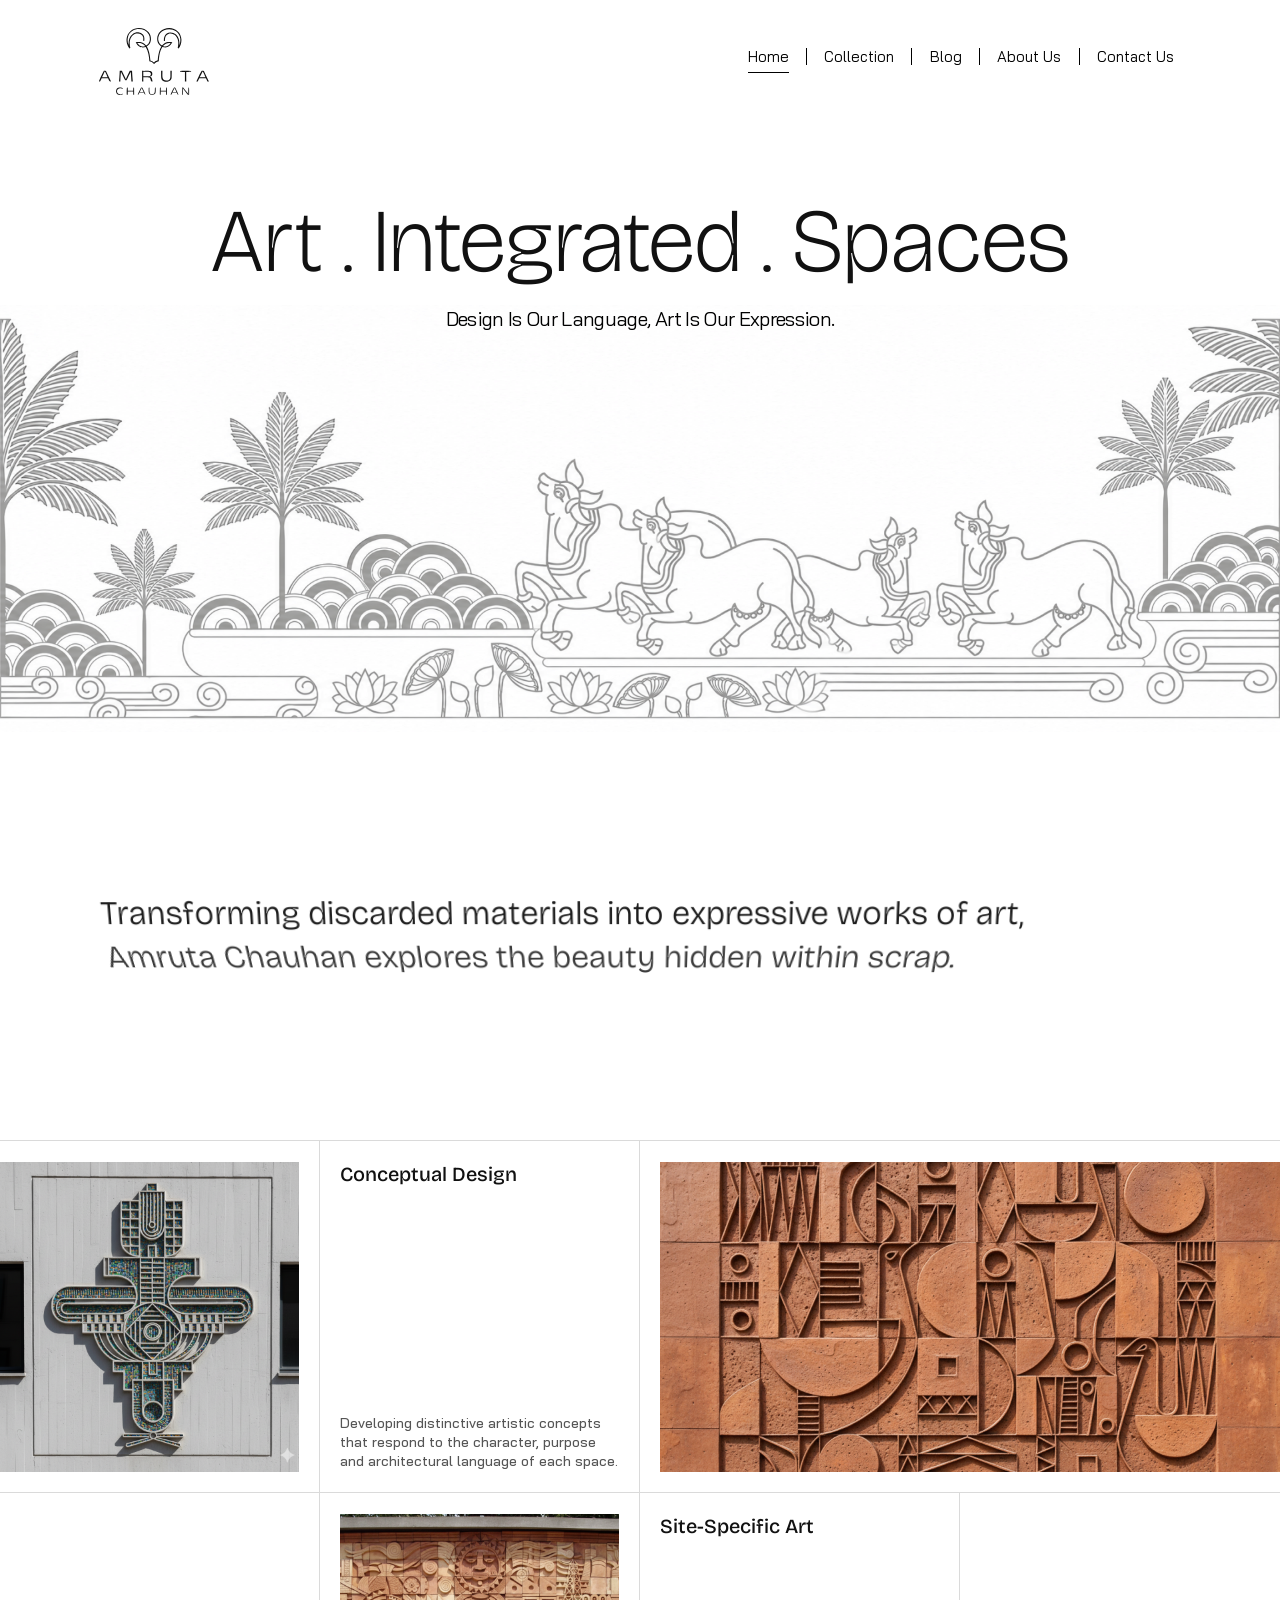
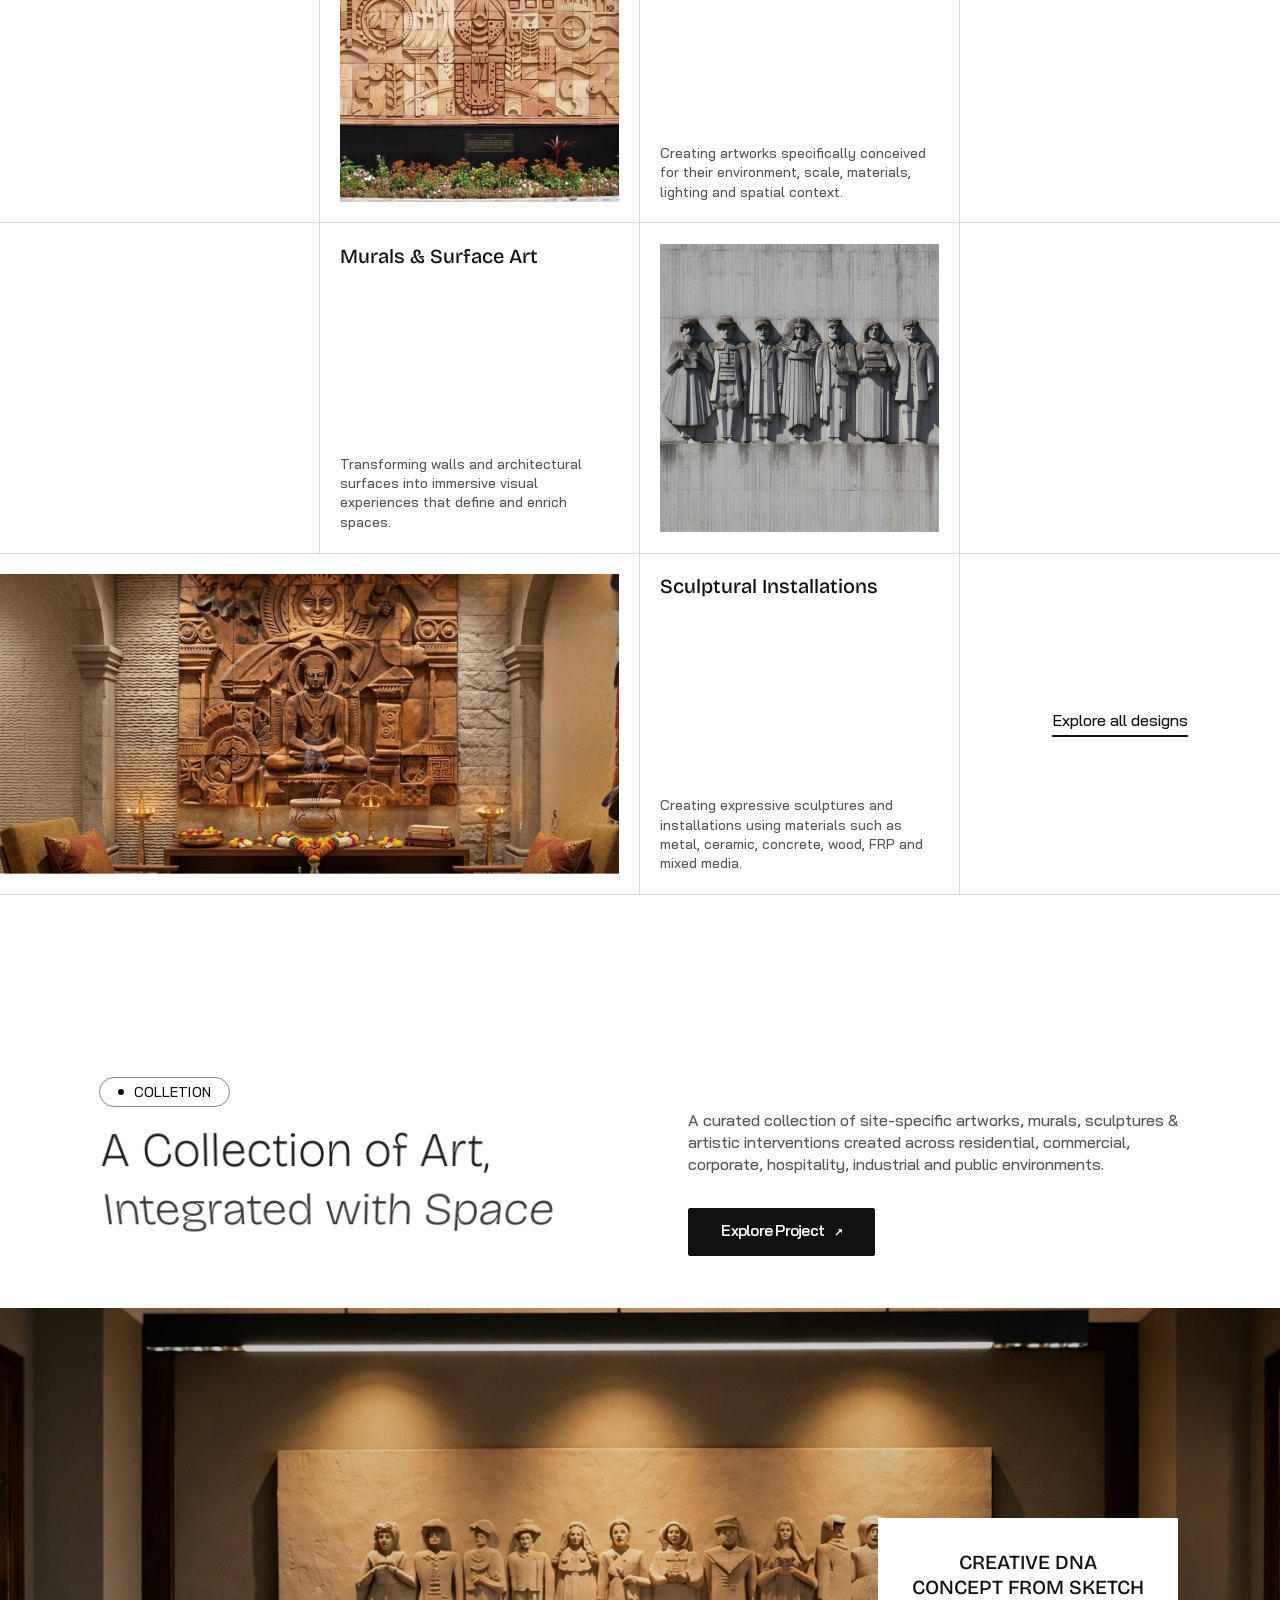
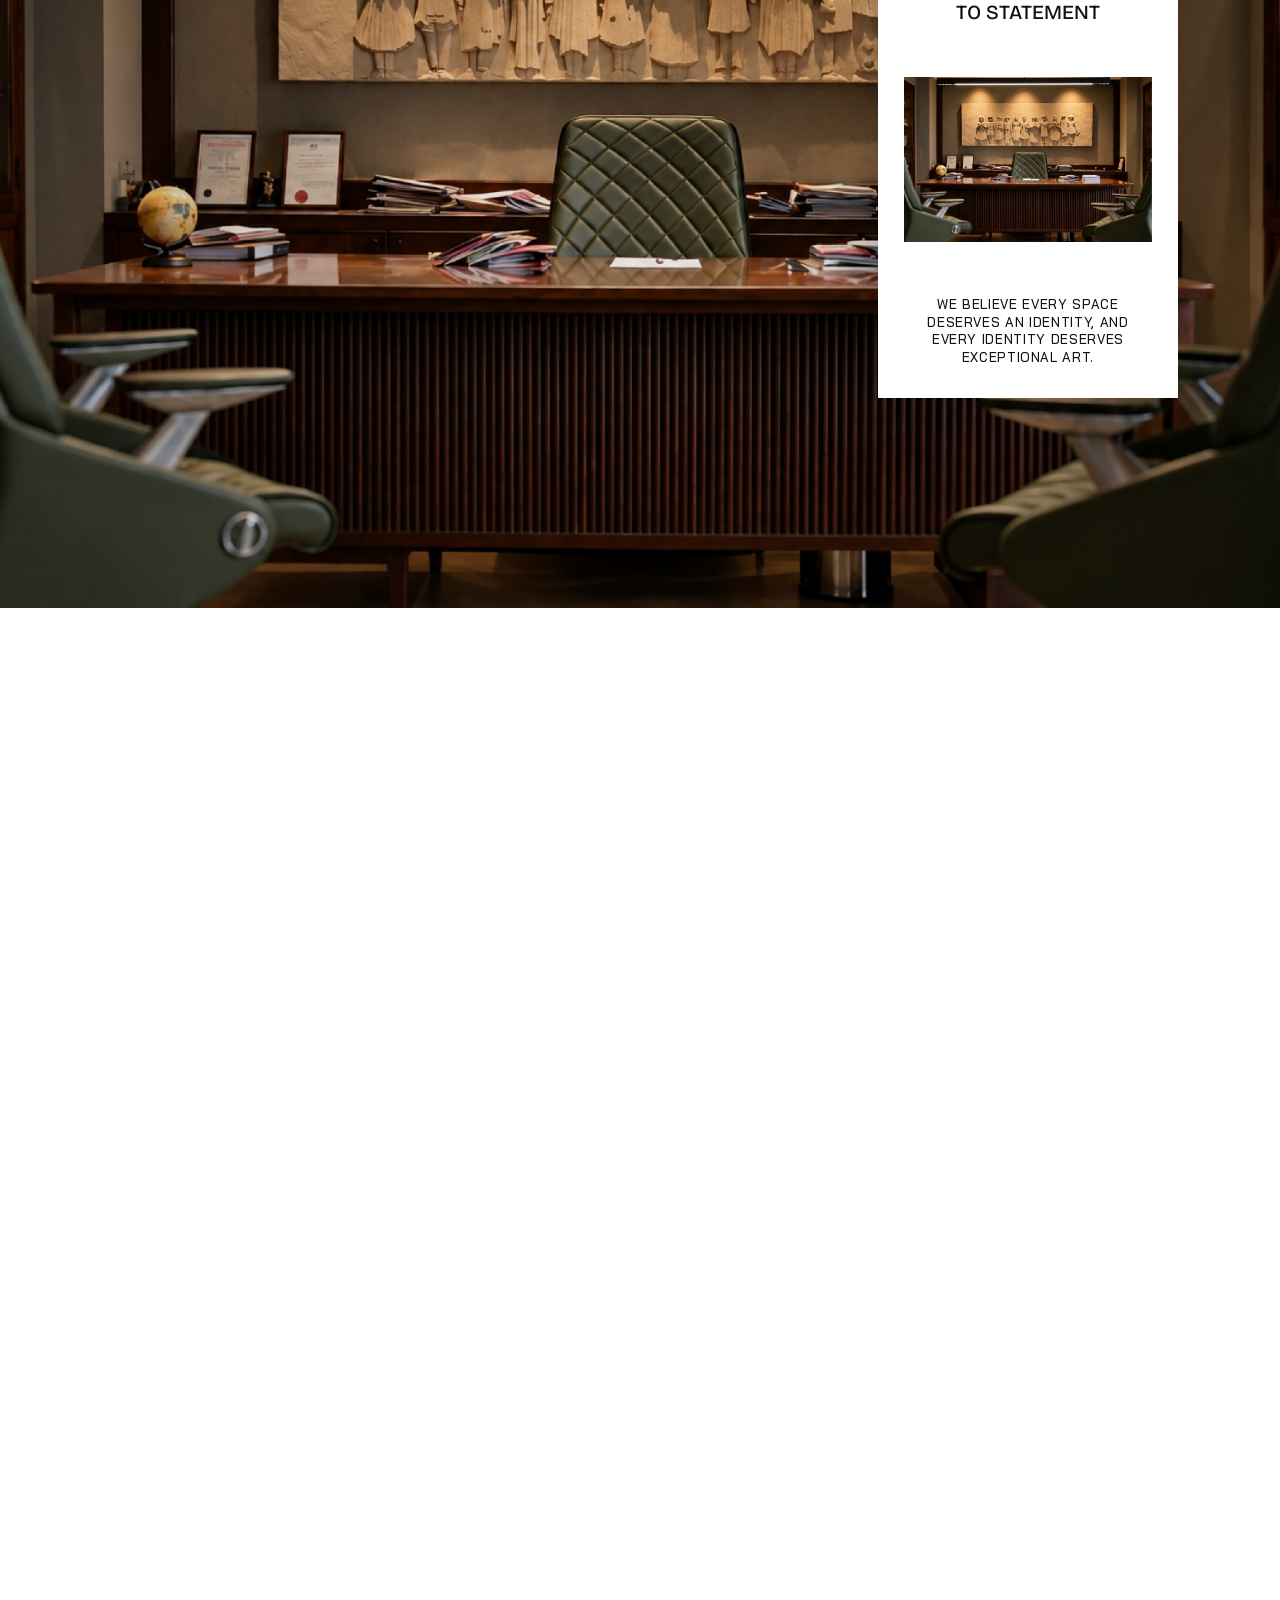
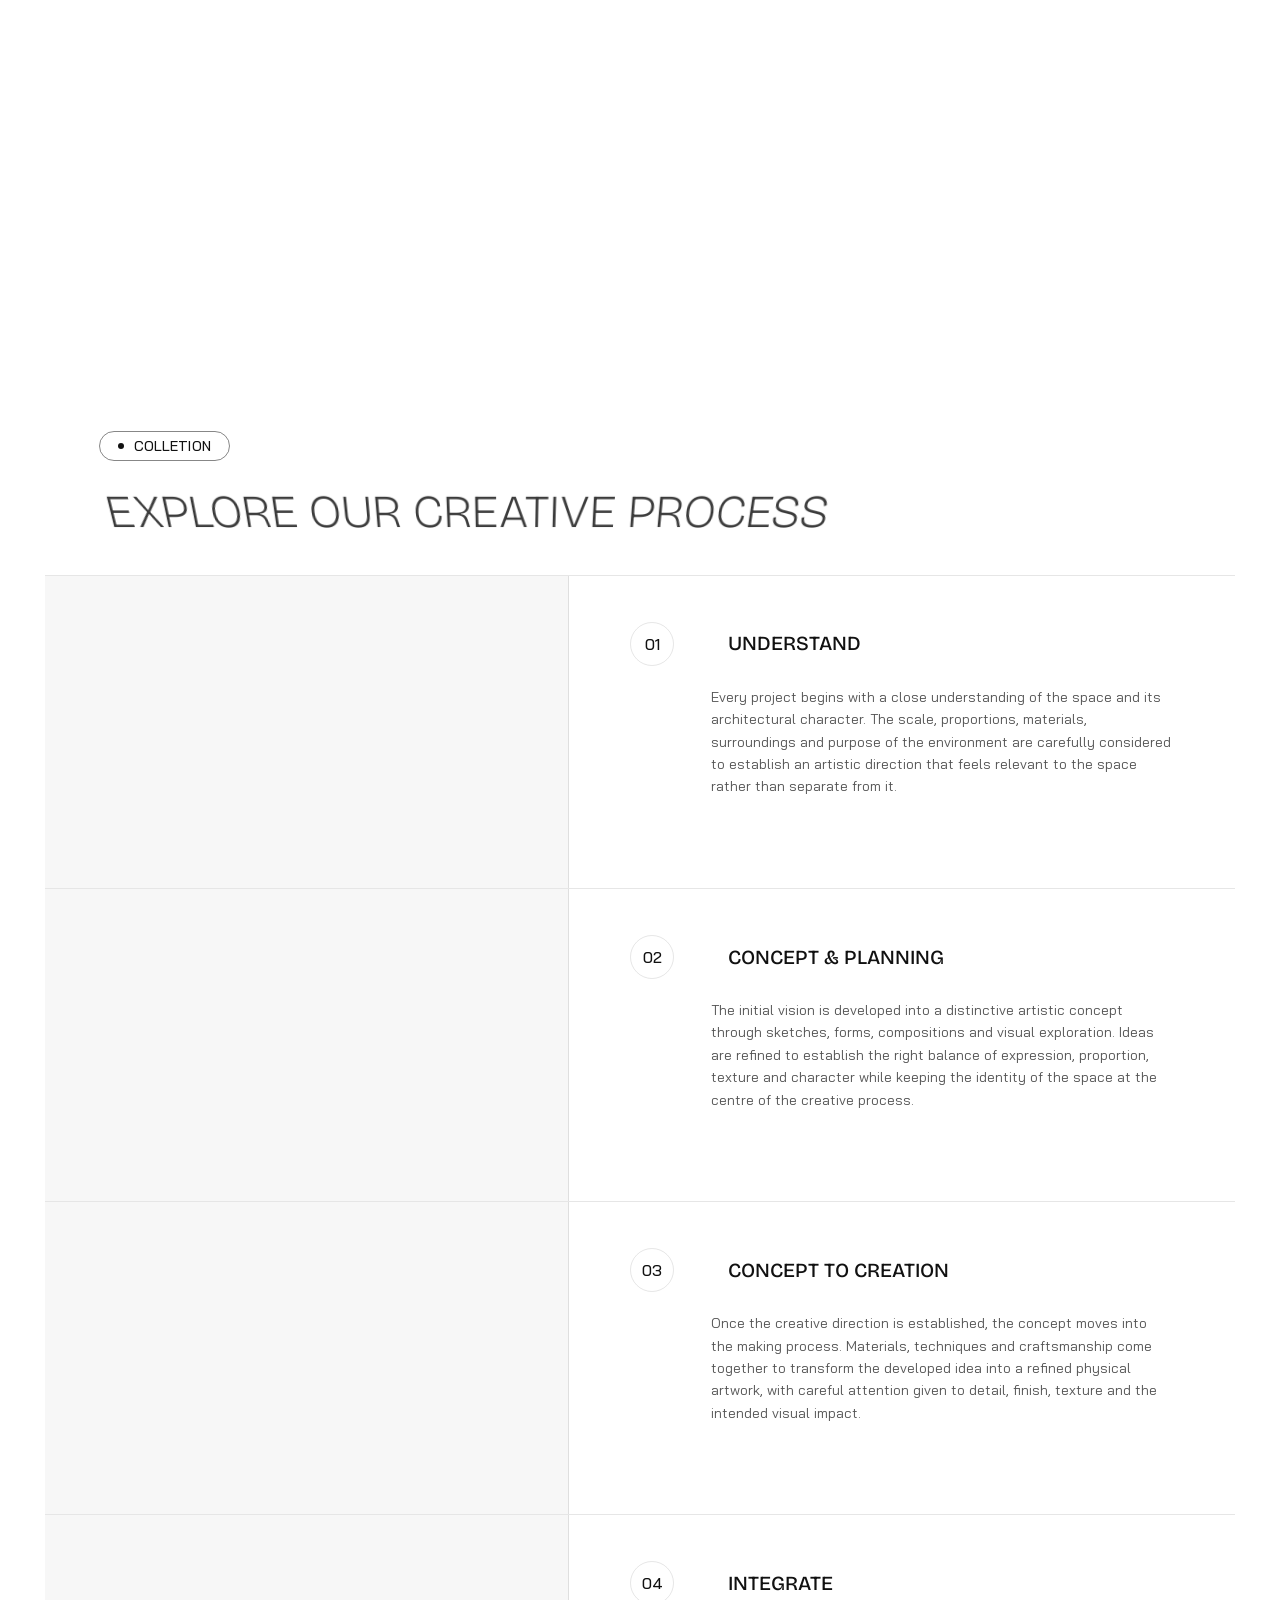
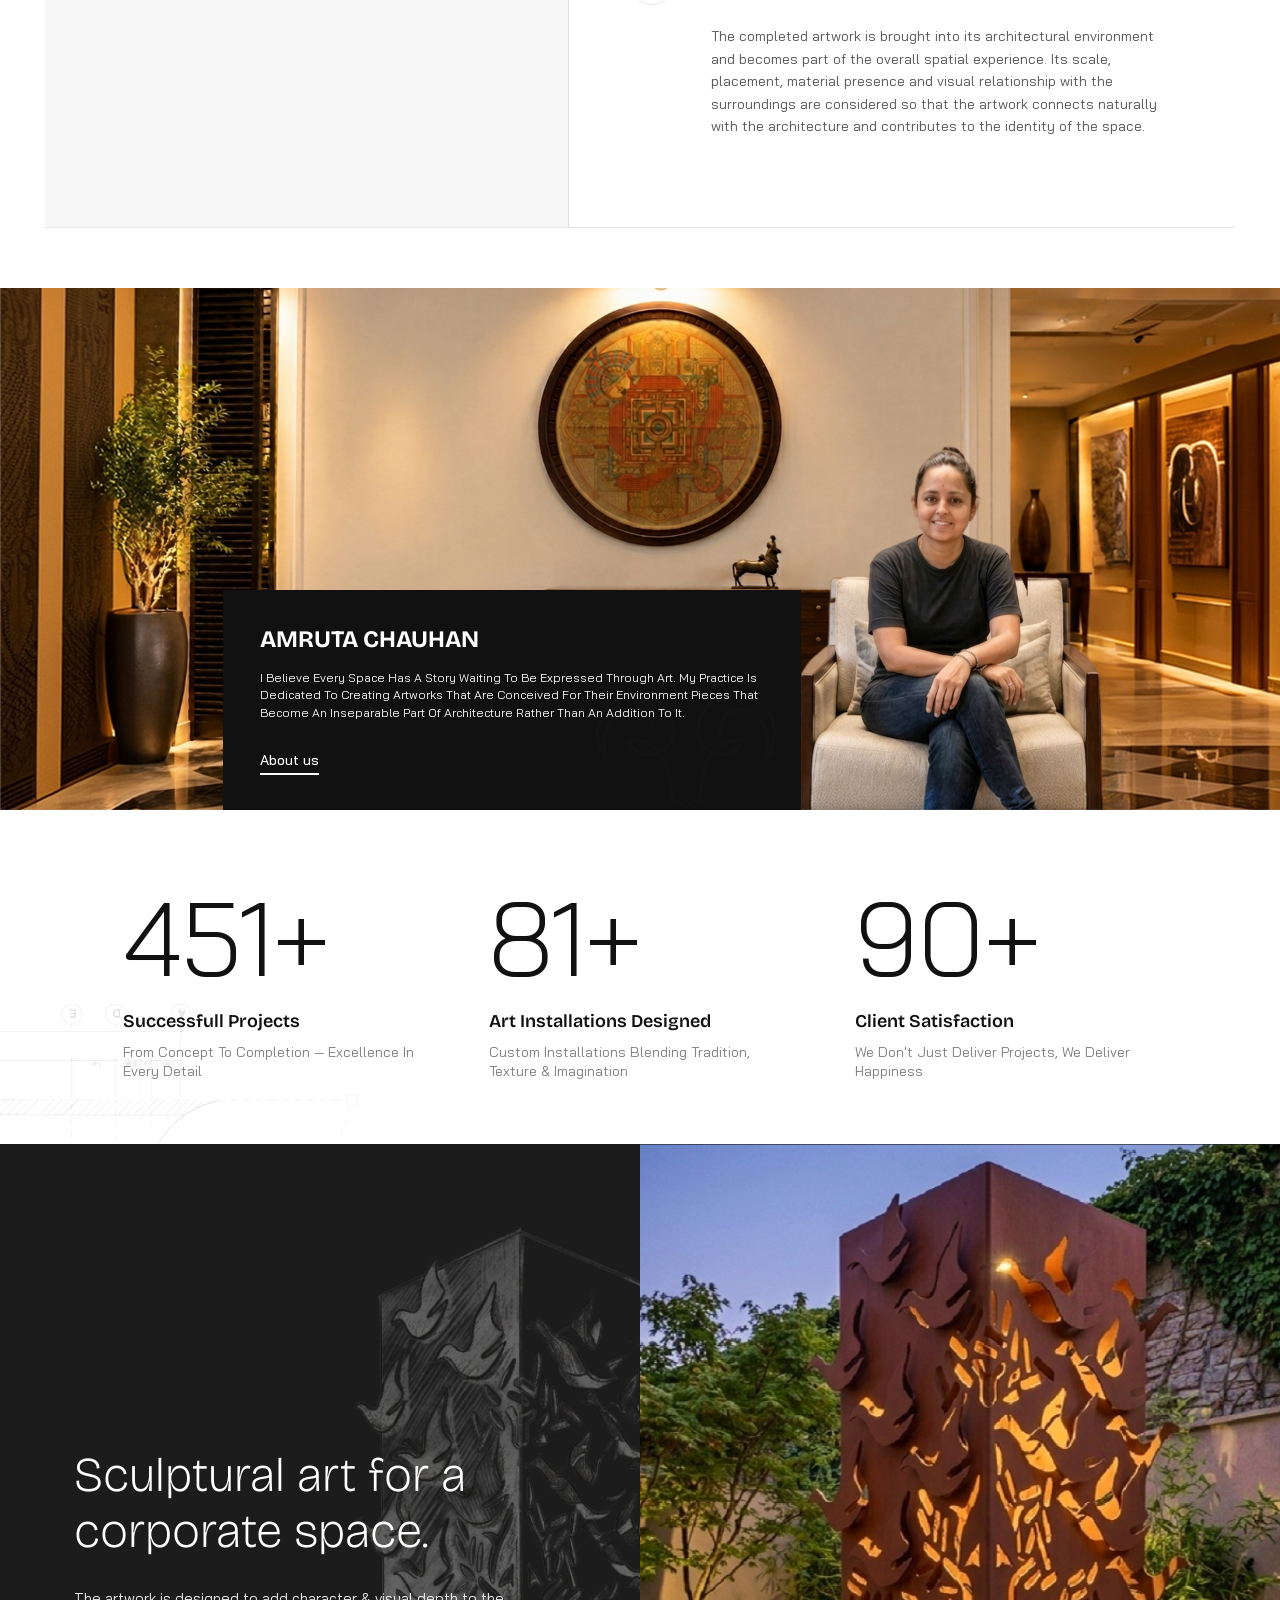
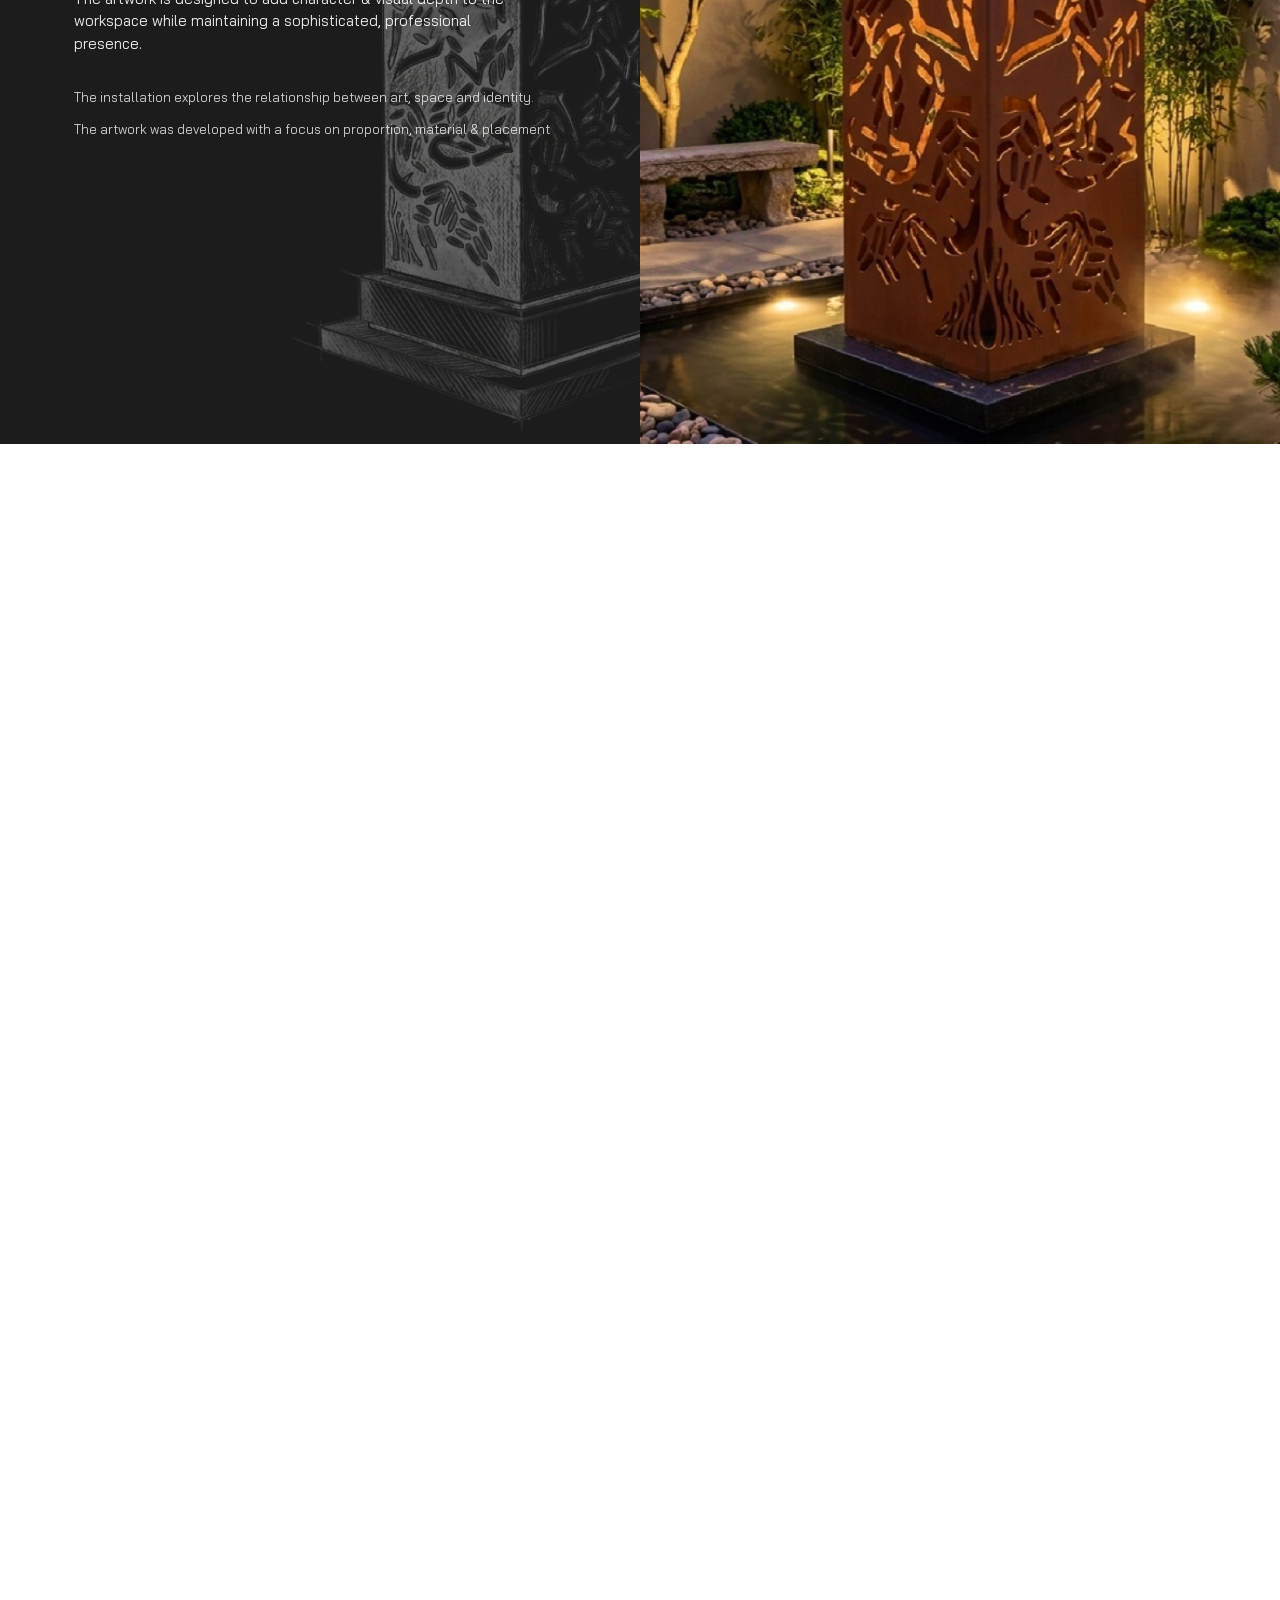
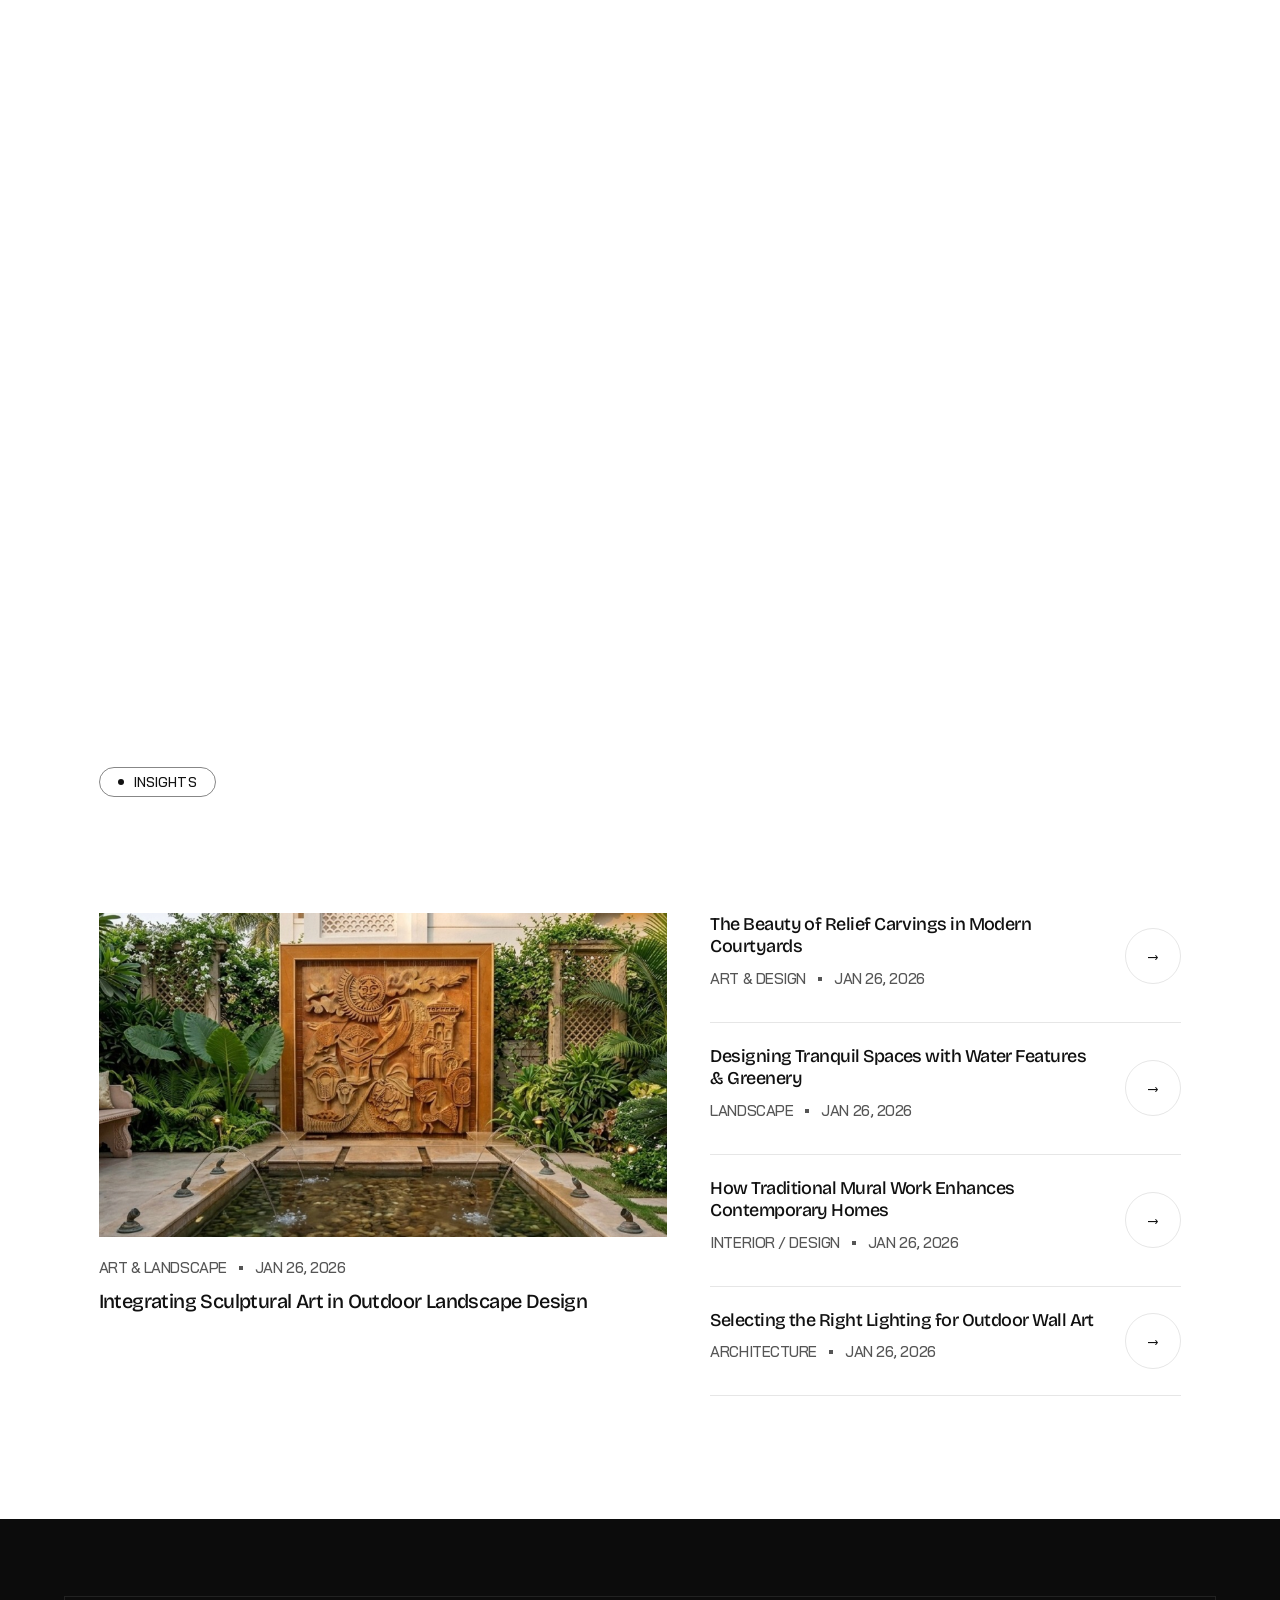
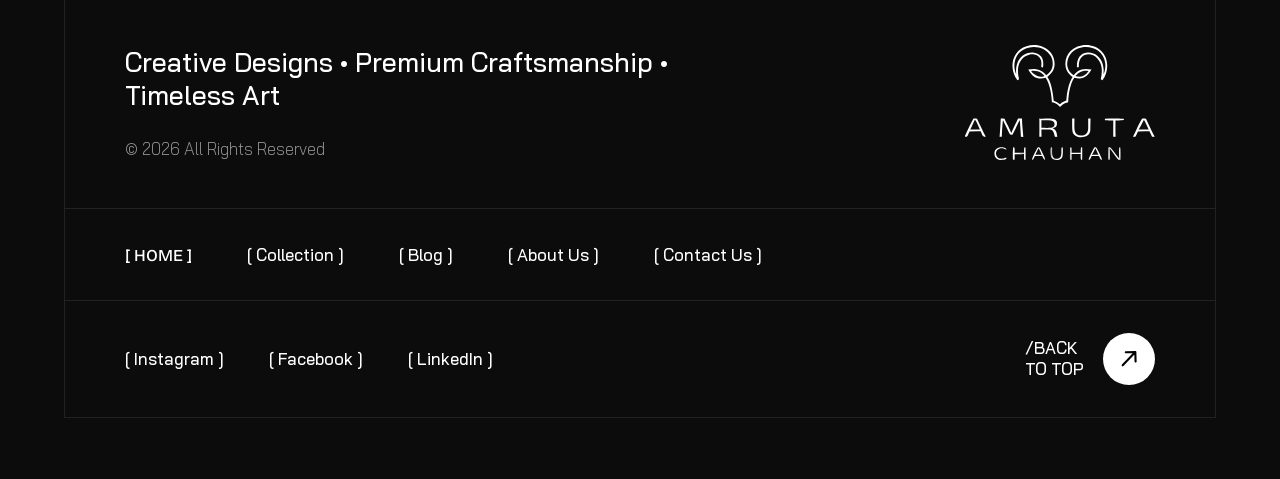
<file: index.html>
<!DOCTYPE html>
<html lang="en">

<head>
  <meta charset="UTF-8" />
  <meta name="viewport" content="width=device-width, initial-scale=1.0" />
  <title>Amruta Chauhan | Site-Specific Art, Murals &amp; Sculptural Installations</title>
  <meta name="description"
    content="Transforming discarded materials into expressive works of art, Amruta Chauhan creates site-specific art, murals, surface art, and sculptural installations across residential, corporate, and public spaces." />
  <meta name="keywords"
    content="Amruta Chauhan, site-specific art, sculptural installations, murals and surface art, conceptual design, scrap art, architectural art India, Ahmedabad artist" />
  <meta name="author" content="Amruta Chauhan" />
  <meta name="robots" content="index, follow" />
  <link rel="canonical" href="https://amrutachauhan.com/" />

  <!-- Open Graph / Social Preview -->
  <meta property="og:type" content="website" />
  <meta property="og:title" content="Amruta Chauhan — Design is our language, Art is our expression." />
  <meta property="og:description"
    content="A curated collection of site-specific artworks, murals, sculptures &amp; artistic interventions integrated with architectural space." />
  <meta property="og:image" content="assets/images/collection-hero.png" />
  <meta property="og:url" content="https://amrutachauhan.com/" />

  <!-- Twitter Card -->
  <meta name="twitter:card" content="summary_large_image" />
  <meta name="twitter:title" content="Amruta Chauhan | Art Integrated with Space" />
  <meta name="twitter:description"
    content="Transforming discarded materials into expressive works of art, Amruta Chauhan explores the beauty hidden within scrap." />
  <meta name="twitter:image" content="assets/images/collection-hero.png" />

  <link rel="icon" type="image/svg+xml" href="assets/images/logo-dark.svg" />
  <link rel="stylesheet" href="assets/css/style.css" />

  <!-- JSON-LD Structured Data for SEO -->
  <script type="application/ld+json">
  {
    "@context": "https://schema.org",
    "@type": "Organization",
    "name": "Amruta Chauhan",
    "description": "Site-specific artworks, murals, sculptures, and architectural art installations by Amruta Chauhan.",
    "slogan": "Design is our language, Art is our expression.",
    "url": "https://amrutachauhan.com/",
    "logo": "https://amrutachauhan.com/assets/images/logo-dark.svg"
  }
  </script>
</head>

<body>
  <div class="site-wrapper" id="top">
    <!-- ====================================================================
         1. Header / Navigation
         ==================================================================== -->
    <header class="site-header" id="site-header">
      <div class="header-inner">
        <a href="index.html" class="brand-logo" id="header-logo" aria-label="Amruta Chauhan Home">
          <img src="assets/images/logo-dark.svg" alt="Amruta Chauhan Logo" width="146" height="89" />
        </a>

        <button class="mobile-menu-toggle" id="mobile-menu-toggle" aria-label="Toggle Menu" aria-expanded="false">
          <span></span>
          <span></span>
          <span></span>
        </button>

        <nav class="main-nav" id="main-nav" aria-label="Primary Navigation">
          <ul class="nav-list">
            <li class="nav-item">
              <a href="index.html" class="nav-link active" id="nav-home">Home</a>
              <span class="nav-divider" aria-hidden="true"></span>
            </li>
            <li class="nav-item">
              <a href="collection.html" class="nav-link" id="nav-collection">Collection</a>
              <span class="nav-divider" aria-hidden="true"></span>
            </li>
            <li class="nav-item">
              <a href="blog.html" class="nav-link" id="nav-blog">Blog</a>
              <span class="nav-divider" aria-hidden="true"></span>
            </li>
            <li class="nav-item">
              <a href="about.html" class="nav-link" id="nav-about">About Us</a>
              <span class="nav-divider" aria-hidden="true"></span>
            </li>
            <li class="nav-item">
              <a href="contact.html" class="nav-link" id="nav-contact">Contact Us</a>
            </li>
          </ul>
        </nav>
      </div>
    </header>

    <main>
      <!-- ==================================================================
           2. Hero Section
           ================================================================== -->
      <section class="hero-section" id="hero-section">
        <div class="hero-heading-wrap reveal-up">
          <h1 class="hero-title">Art . Integrated . Spaces</h1>
          <p class="hero-subtitle">Design Is Our Language, Art Is Our Expression.</p>
        </div>
        <div class="hero-illustration" aria-label="Traditional Indian line art illustration panorama">
          <div class="hero-illustration-track">
            <div class="hero-illustration-group">
              <img src="assets/images/hero-illustration.png"
                alt="Traditional Indian line art illustration of cows, lotus ponds, and palms by Amruta Chauhan"
                width="1920" height="640" />
              <img src="assets/images/hero-illustration.png" alt="" aria-hidden="true" width="1920" height="640" />
            </div>
            <div class="hero-illustration-group" aria-hidden="true">
              <img src="assets/images/hero-illustration.png" alt="" width="1920" height="640" />
              <img src="assets/images/hero-illustration.png" alt="" width="1920" height="640" />
            </div>
          </div>
        </div>
      </section>

      <!-- ==================================================================
           3. Intro Statement & 4-Grid Art Categories
           ================================================================== -->
      <section class="intro-section container-fluid" id="intro-section">
        <h2 class="intro-statement rr_title_anim">
          Transforming discarded materials into expressive works of art, <br>Amruta Chauhan explores the beauty hidden
          within scrap.
        </h2>
      </section>

      <section class="services-grid-section" id="services-grid-section" aria-label="Art Categories">
        <div class="services-grid">
          <!-- Row 1: Col 1 (Image) | Col 2 (Conceptual Design) | Col 3-4 (Wide Terracotta Mural) -->
          <div class="grid-cell flush-left">
            <div class="grid-img-wrap">
              <img src="assets/images/grid-1-metal-relief.png" alt="Conceptual metal relief wall sculpture" width="449"
                height="465" loading="lazy" />
            </div>
          </div>

          <article class="grid-cell">
            <h3 class="service-card-title">Conceptual Design</h3>
            <p class="service-card-desc">
              Developing distinctive artistic concepts that respond to the character, purpose and architectural language
              of each space.
            </p>
          </article>

          <div class="grid-cell span-2 col-span-2-right flush-right col-last">
            <div class="grid-img-wrap">
              <img src="assets/images/grid-2-terracotta-mural.png" alt="Geometric terracotta relief mural installation"
                width="930" height="465" loading="lazy" />
            </div>
          </div>

          <!-- Row 2: Col 1 (Empty Spacer) | Col 2 (Image) | Col 3 (Site-Specific Art) | Col 4 (Empty Spacer) -->
          <div class="grid-cell" aria-hidden="true"></div>

          <div class="grid-cell">
            <div class="grid-img-wrap">
              <img src="assets/images/grid-3-site-specific.png" alt="Site-specific carved relief wall installation"
                width="419" height="433" loading="lazy" />
            </div>
          </div>

          <article class="grid-cell">
            <h3 class="service-card-title">Site-Specific Art</h3>
            <p class="service-card-desc">
              Creating artworks specifically conceived for their environment, scale, materials, lighting and spatial
              context.
            </p>
          </article>

          <div class="grid-cell col-last" aria-hidden="true"></div>

          <!-- Row 3: Col 1 (Empty Spacer) | Col 2 (Murals & Surface Art) | Col 3 (Image) | Col 4 (Empty Spacer) -->
          <div class="grid-cell" aria-hidden="true"></div>

          <article class="grid-cell">
            <h3 class="service-card-title">Murals &amp; Surface Art</h3>
            <p class="service-card-desc">
              Transforming walls and architectural surfaces into immersive visual experiences that define and enrich
              spaces.
            </p>
          </article>

          <div class="grid-cell">
            <div class="grid-img-wrap">
              <img src="assets/images/grid-4-surface-art.png" alt="Monochrome figurative surface art installation"
                width="419" height="433" loading="lazy" />
            </div>
          </div>

          <div class="grid-cell col-last" aria-hidden="true"></div>

          <!-- Row 4: Col 1-2 (Wide Image) | Col 3 (Sculptural Installations) | Col 4 (Explore all designs CTA) -->
          <div class="grid-cell span-2 flush-left row-last">
            <div class="grid-img-wrap">
              <img src="assets/images/grid-5-sculptural.png"
                alt="Intricate sculptural installation in an architectural space" width="929" height="450"
                loading="lazy" />
            </div>
          </div>

          <article class="grid-cell row-last">
            <h3 class="service-card-title">Sculptural Installations</h3>
            <p class="service-card-desc">
              Creating expressive sculptures and installations using materials such as metal, ceramic, concrete, wood,
              FRP and mixed media.
            </p>
          </article>

          <div class="grid-cell grid-cell-cta row-last col-last">
            <a href="collection.html" class="explore-designs-link" id="explore-all-designs-link">Explore all designs</a>
          </div>
        </div>
      </section>

      <!-- ==================================================================
           4. Featured Collection Showcase (A Collection of Art, Integrated with Space)
           ================================================================== -->
      <section class="collection-section" id="collection-section">
        <div class="collection-header container-fluid">
          <div class="collection-header-left">
            <div class="section-tag">
              <span class="section-tag-dot"></span>
              <span>COLLETION</span>
            </div>
            <h2 class="section-heading-lg rr_title_anim">A Collection of Art,<br /> Integrated with Space</h2>
          </div>

          <div class="collection-header-right reveal-up">
            <p class="collection-intro-text">
              A curated collection of site-specific artworks, murals, sculptures &amp; artistic interventions created
              across residential, commercial, corporate, hospitality, industrial and public environments.
            </p>
            <a href="collection.html" class="btn-dark" id="explore-project-btn">
              <span>Explore Project</span>
              <span class="btn-arrow" aria-hidden="true">&#8594;</span>
            </a>
          </div>
        </div>

        <!-- Archidex Style Showcase with Persistent Anchored White Box -->
        <div class="rr-portfolio-area" id="collection-portfolio-area">
          <div class="rr-snap-slider-holder">
            <div class="rr-snap-slider-images">
              <div class="rr-snap-slider-images-wrapper">
                <!-- Slide 1: Sanjay (Anar Chemicals) -->
                <div class="rr-snap-slide" data-slide-index="0">
                  <div class="img-mask">
                    <div class="section-image">
                      <img src="assets/images/1-01.png" alt="Site specific art installation" class="collection-bg-img"
                        width="1920" height="1200" />
                    </div>
                    <div class="collection-stage-overlay" aria-hidden="true"></div>
                    <article class="collection-floating-card">
                      <h3 class="floating-card-title">
                        CREATIVE DNA <br> CONCEPT FROM SKETCH TO STATEMENT
                      </h3>
                      <a href="collection.html" class="floating-card-thumb"
                        aria-label="View Sanjay Anar Chemicals Project">
                        <img src="assets/images/1-01.png" alt="Sanjay Anar Chemicals Project Artwork" width="390"
                          height="260" />
                      </a>
                      <p class="floating-card-meta">We believe every space deserves an identity, and every
                        identity deserves exceptional art.</p>
                    </article>
                  </div>
                </div>

                <!-- Slide 2: Sculptural Art (Corporate Space) -->
                <div class="rr-snap-slide" data-slide-index="1">
                  <div class="img-mask">
                    <div class="section-image">
                      <img src="assets/images/1-02.png" alt="Sculptural art in corporate space"
                        class="collection-bg-img" width="1920" height="1200" loading="lazy" />
                    </div>
                    <div class="collection-stage-overlay" aria-hidden="true"></div>
                    <article class="collection-floating-card">
                      <h3 class="floating-card-title">
                        STERLIGHT CERAMICS
                      </h3>
                      <a href="collection.html" class="floating-card-thumb"
                        aria-label="View Corporate Sculpture Project">
                        <img src="assets/images/1-02.png" alt="Corporate Space Sculpture" width="390" height="260"
                          loading="lazy" />
                      </a>
                      <p class="floating-card-meta">FACTORY OFFICE | MORBI</p>
                    </article>
                  </div>
                </div>

                <!-- Slide 3: Illuminated Sunburst Sculpture -->
                <div class="rr-snap-slide" data-slide-index="2">
                  <div class="img-mask">
                    <div class="section-image">
                      <img src="assets/images/1-03.png" alt="Illuminated metallic sculpture in executive boardroom"
                        class="collection-bg-img" width="1920" height="1200" loading="lazy" />
                    </div>
                    <div class="collection-stage-overlay" aria-hidden="true"></div>
                    <article class="collection-floating-card">
                      <h3 class="floating-card-title">
                        BRIJRAJ
                      </h3>
                      <a href="collection.html" class="floating-card-thumb"
                        aria-label="View Sunburst Sculpture Project">
                        <img src="assets/images/1-03.png" alt="Illuminated metallic sculpture" width="390" height="260"
                          loading="lazy" />
                      </a>
                      <p class="floating-card-meta">PRIVATE VILLA | HYDERABAD</p>
                    </article>
                  </div>
                </div>

                <!-- Slide 4: Botanical & Wildlife Tile Art -->
                <div class="rr-snap-slide" data-slide-index="3">
                  <div class="img-mask">
                    <div class="section-image">
                      <img src="assets/images/1-04.png" alt="Hand-painted ceramic tile mural" class="collection-bg-img"
                        width="1920" height="1200" loading="lazy" />
                    </div>
                    <div class="collection-stage-overlay" aria-hidden="true"></div>
                    <article class="collection-floating-card">
                      <h3 class="floating-card-title">
                        ANNOUS
                      </h3>
                      <a href="collection.html" class="floating-card-thumb"
                        aria-label="View Botanical Tile Art Project">
                        <img src="assets/images/1-04.png" alt="Ceramic tile mural" width="390" height="260"
                          loading="lazy" />
                      </a>
                      <p class="floating-card-meta">PRIVATE VILLA | AHMEDABAD</p>
                    </article>
                  </div>
                </div>

                <!-- Slide 5: Shrinathji Painting -->
                <div class="rr-snap-slide" data-slide-index="4">
                  <div class="img-mask">
                    <div class="section-image">
                      <img src="assets/images/1-05.png" alt="Shrinathji painting in living room"
                        class="collection-bg-img" width="1920" height="1200" loading="lazy" />
                    </div>
                    <div class="collection-stage-overlay" aria-hidden="true"></div>
                    <article class="collection-floating-card">
                      <h3 class="floating-card-title">
                        CREATIVE DNA <br> CONCEPT TO CREATION
                      </h3>
                      <a href="collection.html" class="floating-card-thumb"
                        aria-label="View Shrinathji Painting Project">
                        <img src="assets/images/1-05.png" alt="Shrinathji painting artwork" width="390" height="260"
                          loading="lazy" />
                      </a>
                      <p class="floating-card-meta">Creative vision, executed with precision.</p>
                    </article>
                  </div>
                </div>
              </div>
            </div>
          </div>
        </div>
      </section>

      <!-- ==================================================================
           5. Explore Our Creative Process (01 - 04)
           ================================================================== -->
      <section class="process-section" id="process-section">
        <div class="process-header container-fluid">
          <div class="section-tag">
            <span class="section-tag-dot"></span>
            <span>COLLETION</span>
          </div>
          <h2 class="section-heading-lg rr_title_anim">EXPLORE OUR CREATIVE PROCESS</h2>
        </div>

        <div class="process-table-wrap">
          <!-- Step 01 -->
          <div class="process-row" id="process-step-01">
            <div class="process-left-media">
              <img src="assets/images/grid-3-site-specific.png" alt="Understanding space and architectural character"
                width="600" height="400" loading="lazy" />
            </div>
            <div class="process-right-content">
              <div class="process-step-header">
                <span class="process-step-num">01</span>
                <h3 class="process-step-title">UNDERSTAND</h3>
              </div>
              <p class="process-step-desc">
                Every project begins with a close understanding of the space and its architectural character. The scale,
                proportions, materials, surroundings and purpose of the environment are carefully considered to
                establish an artistic direction that feels relevant to the space rather than separate from it.
              </p>
              <a href="collection.html" class="process-learn-more">
                <span>learn more</span>
              </a>
            </div>
          </div>

          <!-- Step 02 -->
          <div class="process-row" id="process-step-02">
            <div class="process-left-media">
              <img src="assets/images/grid-2-terracotta-mural.png" alt="Concept development and sketches" width="600"
                height="400" loading="lazy" />
            </div>
            <div class="process-right-content">
              <div class="process-step-header">
                <span class="process-step-num">02</span>
                <h3 class="process-step-title">CONCEPT &amp; PLANNING</h3>
              </div>
              <p class="process-step-desc">
                The initial vision is developed into a distinctive artistic concept through sketches, forms,
                compositions and visual exploration. Ideas are refined to establish the right balance of expression,
                proportion, texture and character while keeping the identity of the space at the centre of the creative
                process.
              </p>
              <a href="collection.html" class="process-learn-more">
                <span>learn more</span>
              </a>
            </div>
          </div>

          <!-- Step 03 -->
          <div class="process-row" id="process-step-03">
            <div class="process-left-media">
              <img src="assets/images/grid-1-metal-relief.png" alt="Material exploration and crafting artwork"
                width="600" height="400" loading="lazy" />
            </div>
            <div class="process-right-content">
              <div class="process-step-header">
                <span class="process-step-num">03</span>
                <h3 class="process-step-title">CONCEPT TO CREATION</h3>
              </div>
              <p class="process-step-desc">
                Once the creative direction is established, the concept moves into the making process. Materials,
                techniques and craftsmanship come together to transform the developed idea into a refined physical
                artwork, with careful attention given to detail, finish, texture and the intended visual impact.
              </p>
              <a href="collection.html" class="process-learn-more">
                <span>learn more</span>
              </a>
            </div>
          </div>

          <!-- Step 04 -->
          <div class="process-row" id="process-step-04">
            <div class="process-left-media">
              <img src="assets/images/grid-5-sculptural.png"
                alt="Completed sculptural artwork integrated in architecture" width="600" height="400" loading="lazy" />
            </div>
            <div class="process-right-content">
              <div class="process-step-header">
                <span class="process-step-num">04</span>
                <h3 class="process-step-title">INTEGRATE</h3>
              </div>
              <p class="process-step-desc">
                The completed artwork is brought into its architectural environment and becomes part of the overall
                spatial experience. Its scale, placement, material presence and visual relationship with the
                surroundings are considered so that the artwork connects naturally with the architecture and contributes
                to the identity of the space.
              </p>
              <a href="collection.html" class="process-learn-more">
                <span>learn more</span>
              </a>
            </div>
          </div>
        </div>
      </section>

      <!-- ==================================================================
           6. Artist Spotlight (Amruta Chauhan) & Stats Counter
           ================================================================== -->
      <section class="artist-spotlight-section" id="artist-spotlight-section">
        <div class="artist-banner-wrap">
          <img src="assets/images/about-amruta-banner.png"
            alt="Amruta Chauhan seated in a warm interior space with a circular mandala artwork"
            class="artist-banner-img" width="1920" height="783" loading="lazy" />

          <div class="artist-bio-card reveal-up">
            <h2 class="artist-bio-title">AMRUTA CHAUHAN</h2>
            <p class="artist-bio-text">
              I Believe Every Space Has A Story Waiting To Be Expressed Through Art. My Practice Is Dedicated To
              Creating
              Artworks That Are Conceived For Their Environment Pieces That Become An Inseparable Part Of Architecture
              Rather Than An Addition To It.
            </p>
            <a href="about.html" class="artist-bio-link" id="artist-about-link">About us</a>
            <img src="assets/images/logo-watermark.svg" alt="" class="artist-bio-watermark" aria-hidden="true" />
          </div>
        </div>

        <!-- Stats Row -->
        <div class="stats-section">
          <img src="assets/images/stats-blueprint-bg.png" alt="" class="stats-blueprint-bg" aria-hidden="true"
            loading="lazy" />

          <div class="stats-grid reveal-up">
            <div class="stat-item">
              <span class="stat-number" data-count="500" data-suffix="+">500+</span>
              <h3 class="stat-label">Successfull Projects</h3>
              <p class="stat-desc">From Concept To Completion — Excellence In Every Detail</p>
            </div>

            <div class="stat-item">
              <span class="stat-number" data-count="90" data-suffix="+">90+</span>
              <h3 class="stat-label">Art Installations Designed</h3>
              <p class="stat-desc">Custom Installations Blending Tradition, Texture &amp; Imagination</p>
            </div>

            <div class="stat-item">
              <span class="stat-number" data-count="100" data-suffix="+">100+</span>
              <h3 class="stat-label">Client Satisfaction</h3>
              <p class="stat-desc">We Don't Just Deliver Projects, We Deliver Happiness</p>
            </div>
          </div>
        </div>
      </section>

      <!-- ==================================================================
           7. Split-Screen Featured Art Installations (3 Panels)
           ================================================================== -->
      <section class="showcase-split-section" id="showcase-split-section" aria-label="Featured Installations">
        <div class="showcase-sticky-wrap" id="showcase-sticky-wrap">
          <!-- Panel 1: Sculptural art for a corporate space -->
          <article class="showcase-panel is-active" data-index="0" style="--slide-offset: 0;">
            <div class="showcase-left">
              <img src="assets/images/showcase-1-watermark.png" alt="" class="showcase-watermark wm-1"
                aria-hidden="true" loading="lazy" />
              <div class="showcase-text-box">
                <h2 class="showcase-title">Sculptural art for a corporate space.</h2>
                <p class="showcase-subtitle">
                  The artwork is designed to add character &amp; visual depth to the workspace while maintaining a
                  sophisticated, professional presence.
                </p>
                <p class="showcase-body">
                  <span class="showcase-body-line">The installation explores the relationship between art, space and
                    identity.</span>
                  <span class="showcase-body-line">The artwork was developed with a focus on proportion, material &amp;
                    placement</span>
                </p>
              </div>
            </div>
            <div class="showcase-right">
              <img src="assets/images/showcase-1-corporate-sculpture.png"
                alt="Illuminated corten steel bird-cutout sculpture in an outdoor corporate garden" width="960"
                height="1200" loading="lazy" />
            </div>
          </article>

          <!-- Panel 2: Illuminated Sunburst Sculpture -->
          <article class="showcase-panel panel-charcoal" data-index="1" style="--slide-offset: 1;">
            <div class="showcase-left">
              <img src="assets/images/showcase-2-watermark.png" alt="" class="showcase-watermark wm-2"
                aria-hidden="true" loading="lazy" />
              <div class="showcase-text-box">
                <h2 class="showcase-title">Illuminated<br />Sunburst Sculpture</h2>
                <p class="showcase-subtitle">
                  Elevate executive boardrooms and high-profile office spaces with thoughtful art placement.
                </p>
                <p class="showcase-body">
                  <span class="showcase-body-line">Transform ordinary wooden paneling into a captivating visual</span>
                  <span class="showcase-body-line">statement with custom metallic artwork.</span>
                </p>
              </div>
            </div>
            <div class="showcase-right">
              <img src="assets/images/showcase-2-sunburst-sculpture.png"
                alt="Illuminated gold sunburst metallic sculpture in an executive boardroom" width="960" height="1200"
                loading="lazy" />
            </div>
          </article>

          <!-- Panel 3: Botanical & Wildlife Art in Custom Tile Work -->
          <article class="showcase-panel" data-index="2" style="--slide-offset: 2;">
            <div class="showcase-left">
              <img src="assets/images/showcase-3-watermark.png" alt="" class="showcase-watermark wm-3"
                aria-hidden="true" loading="lazy" />
              <div class="showcase-text-box">
                <h2 class="showcase-title">Botanical &amp; Wildlife Art in Custom Tile Work</h2>
                <p class="showcase-subtitle">
                  Transform plain bathroom walls into a captivating artistic canvas with hand-painted ceramic tile
                  murals.
                </p>
                <p class="showcase-body">
                  <span class="showcase-body-line">Custom hand-painted tile art bringing nature and wildlife inside. A
                    unique blend</span>
                  <span class="showcase-body-line">of vibrant color palette, intricate line work, and handcrafted charm
                    designed to</span>
                  <span class="showcase-body-line">elevate modern interior walls.</span>
                </p>
              </div>
            </div>
            <div class="showcase-right">
              <img src="assets/images/showcase-3-botanical-tile.png"
                alt="Hand-painted ceramic tile mural featuring a turquoise leopard and tropical foliage" width="960"
                height="1200" loading="lazy" />
            </div>
          </article>

        </div>
      </section>

      <!-- ==================================================================
           8. Latest Artistic Insights (Blog Section)
           ================================================================== -->
      <section class="insights-section container-fluid" id="insights-section">
        <div class="insights-header">
          <div class="section-tag">
            <span class="section-tag-dot"></span>
            <span>INSIGHTS</span>
          </div>
          <h2 class="section-heading-lg rr_title_anim">Latest Artistic Insights</h2>
        </div>

        <div class="insights-grid">
          <!-- Left Featured Article -->
          <a href="blog.html" class="insight-featured-card reveal-up" id="insight-featured">
            <div class="insight-featured-img-wrap">
              <img src="assets/images/insights-featured.png"
                alt="Relief carving mural with outdoor water feature and courtyard greenery" width="841" height="480"
                loading="lazy" />
            </div>
            <div class="insight-meta">
              <span>ART &amp; LANDSCAPE</span>
              <span class="insight-meta-dot"></span>
              <span>JAN 26, 2026</span>
            </div>
            <h3 class="insight-featured-title">Integrating Sculptural Art in Outdoor Landscape Design</h3>
          </a>

          <!-- Right Article List -->
          <div class="insights-list reveal-up">
            <a href="blog.html" class="insight-row" id="insight-item-1">
              <div class="insight-row-content">
                <h3 class="insight-row-title">The Beauty of Relief Carvings in Modern Courtyards</h3>
                <div class="insight-meta">
                  <span>ART &amp; DESIGN</span>
                  <span class="insight-meta-dot"></span>
                  <span>JAN 26, 2026</span>
                </div>
              </div>
              <span class="insight-arrow-btn" aria-hidden="true">&#8594;</span>
            </a>

            <a href="blog.html" class="insight-row" id="insight-item-2">
              <div class="insight-row-content">
                <h3 class="insight-row-title">Designing Tranquil Spaces with Water Features &amp; Greenery</h3>
                <div class="insight-meta">
                  <span>LANDSCAPE</span>
                  <span class="insight-meta-dot"></span>
                  <span>JAN 26, 2026</span>
                </div>
              </div>
              <span class="insight-arrow-btn" aria-hidden="true">&#8594;</span>
            </a>

            <a href="blog.html" class="insight-row" id="insight-item-3">
              <div class="insight-row-content">
                <h3 class="insight-row-title">How Traditional Mural Work Enhances Contemporary Homes</h3>
                <div class="insight-meta">
                  <span>INTERIOR / DESIGN</span>
                  <span class="insight-meta-dot"></span>
                  <span>JAN 26, 2026</span>
                </div>
              </div>
              <span class="insight-arrow-btn" aria-hidden="true">&#8594;</span>
            </a>

            <a href="blog.html" class="insight-row" id="insight-item-4">
              <div class="insight-row-content">
                <h3 class="insight-row-title">Selecting the Right Lighting for Outdoor Wall Art</h3>
                <div class="insight-meta">
                  <span>ARCHITECTURE</span>
                  <span class="insight-meta-dot"></span>
                  <span>JAN 26, 2026</span>
                </div>
              </div>
              <span class="insight-arrow-btn" aria-hidden="true">&#8594;</span>
            </a>
          </div>
        </div>
      </section>
    </main>

    <!-- ====================================================================
         9. Dark Footer
         ==================================================================== -->
    <footer class="site-footer" id="site-footer">
      <div class="footer-box-frame">
        <!-- Row 1: Tagline, Copyright & Large White Logo -->
        <div class="footer-top-row">
          <div class="footer-top-left">
            <p class="footer-tagline">Creative Designs &bull; Premium Craftsmanship &bull; Timeless Art</p>
            <p class="footer-copyright">&copy; 2026 All Rights Reserved</p>
          </div>
          <a href="index.html" class="footer-logo" id="footer-logo" aria-label="Amruta Chauhan Home">
            <img src="assets/images/logo-light.svg" alt="Amruta Chauhan White Crest Logo" width="286" height="174" />
          </a>
        </div>

        <!-- Row 2: Bracketed Navigation Links -->
        <div class="footer-nav-row">
          <ul class="footer-nav-list">
            <li><a href="index.html" class="footer-nav-link font-syne" id="footer-nav-home">[ HOME ]</a></li>
            <li><a href="collection.html" class="footer-nav-link" id="footer-nav-collection">[ Collection ]</a></li>
            <li><a href="blog.html" class="footer-nav-link" id="footer-nav-blog">[ Blog ]</a></li>
            <li><a href="about.html" class="footer-nav-link" id="footer-nav-about">[ About Us ]</a></li>
            <li><a href="contact.html" class="footer-nav-link" id="footer-nav-contact">[ Contact Us ]</a></li>
          </ul>
        </div>

        <!-- Row 3: Social Media Links (Left) & Back to Top (Right) -->
        <div class="footer-bottom-row">
          <ul class="footer-nav-list footer-social-list">
            <li><a href="https://www.instagram.com/" target="_blank" rel="noopener noreferrer" class="footer-nav-link"
                id="footer-social-instagram">[ Instagram ]</a></li>
            <li><a href="https://www.facebook.com/" target="_blank" rel="noopener noreferrer" class="footer-nav-link"
                id="footer-social-facebook">[ Facebook ]</a></li>
            <li><a href="https://www.linkedin.com/" target="_blank" rel="noopener noreferrer" class="footer-nav-link"
                id="footer-social-linkedin">[ LinkedIn ]</a></li>
          </ul>

          <div class="footer-back-to-top-wrap">
            <a href="#top" class="back-to-top-text" id="back-to-top-text" data-scroll-top>/BACK<br />TO TOP</a>
            <a href="#top" class="back-to-top-btn" id="back-to-top-btn" data-scroll-top aria-label="Back to top">
              <img src="assets/images/back-to-top-arrow.svg" alt="Back to top arrow" width="74" height="74" />
            </a>
          </div>
        </div>
      </div>
    </footer>
  </div>

  <!-- GSAP, ScrollTrigger & SplitType for Archidex Animations -->
  <script src="assets/js/gsap.min.js"></script>
  <script src="assets/js/ScrollTrigger.min.js"></script>
  <script src="assets/js/split-type.min.js"></script>
  <script src="assets/js/main.js"></script>
</body>

</html>
</file>
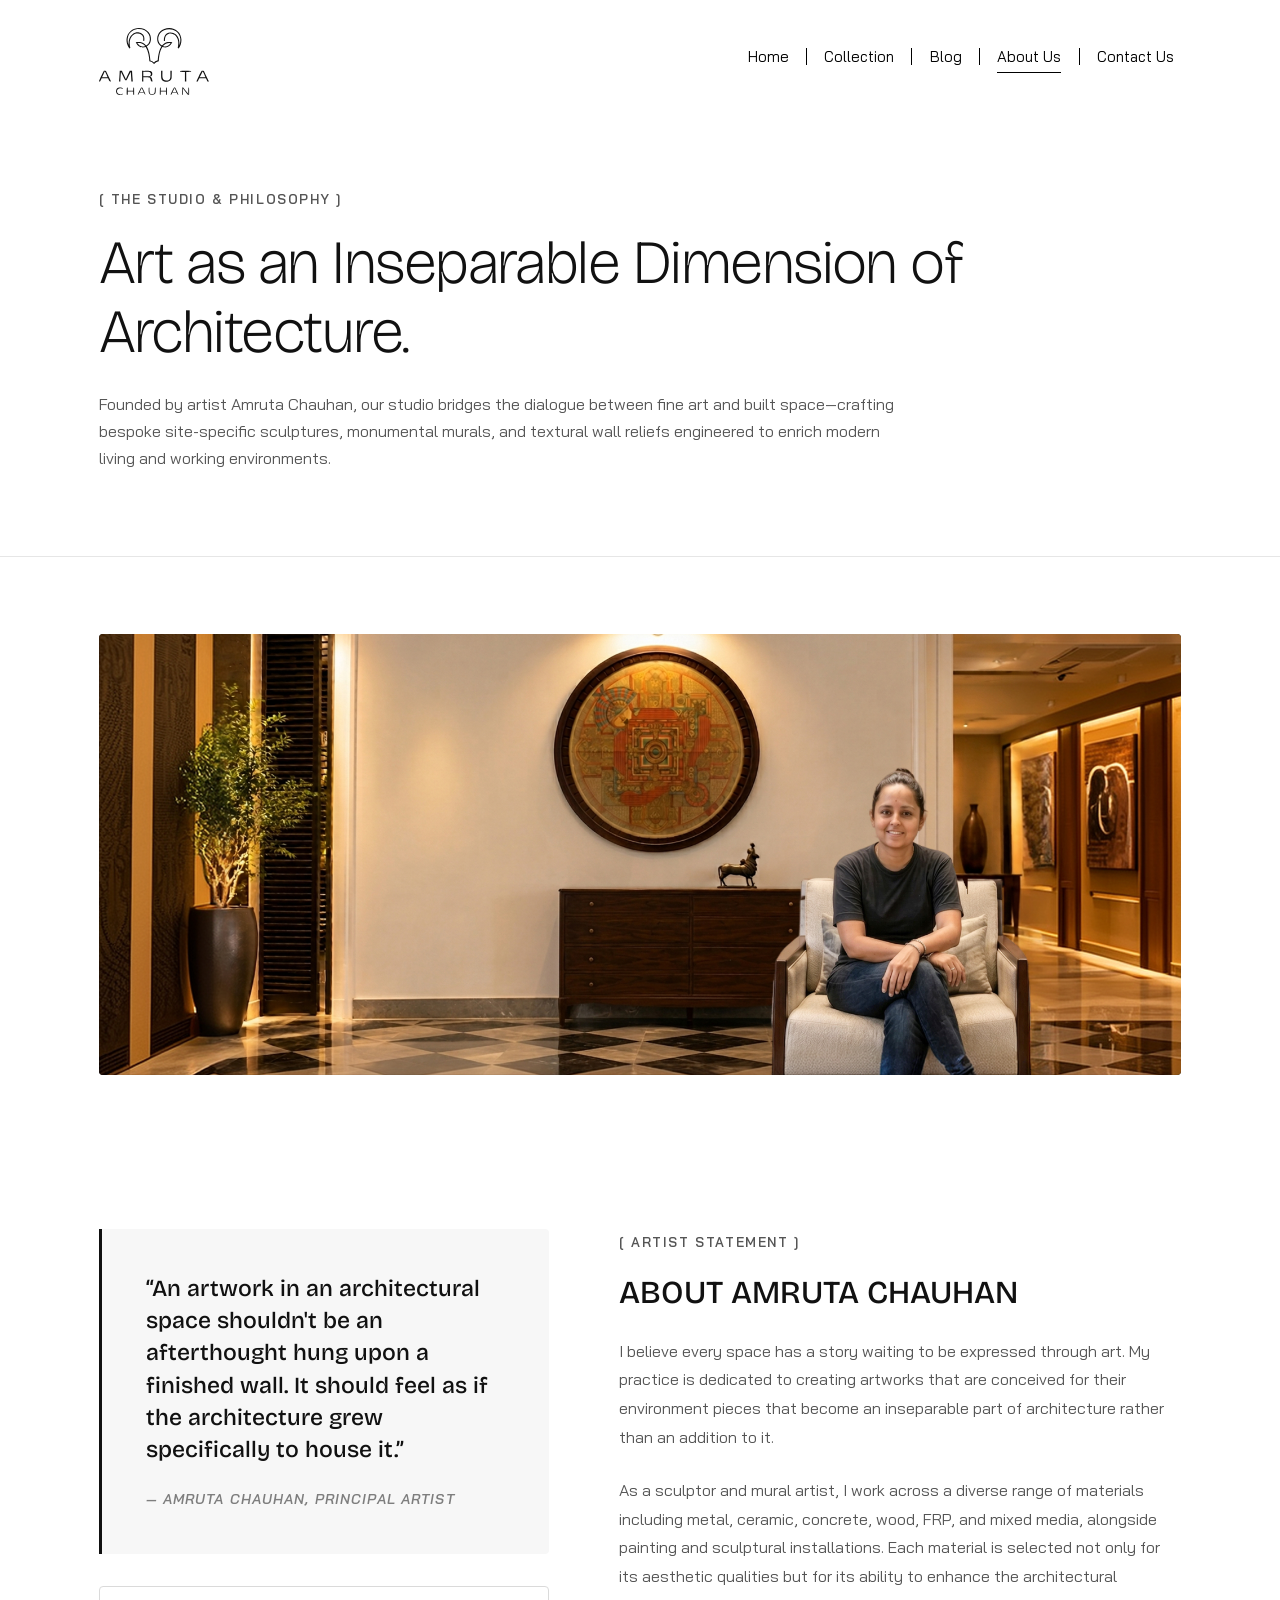
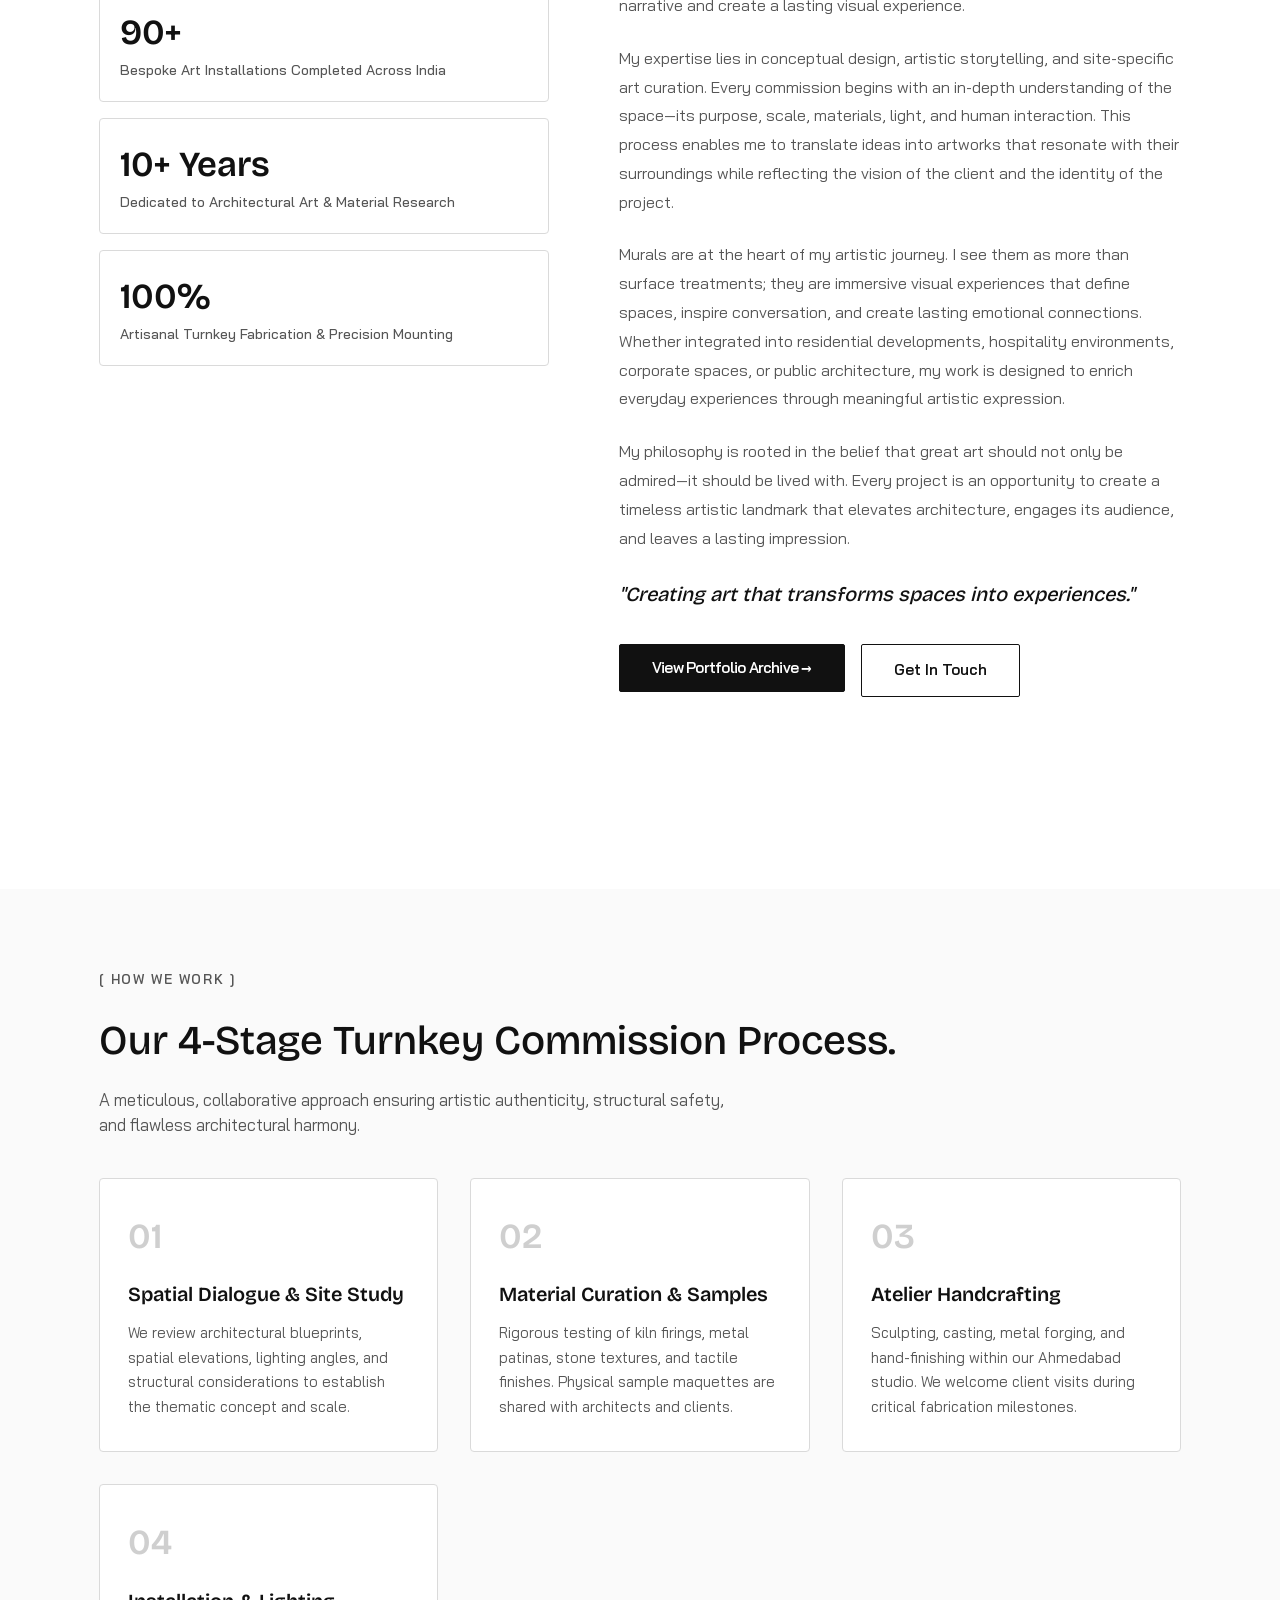
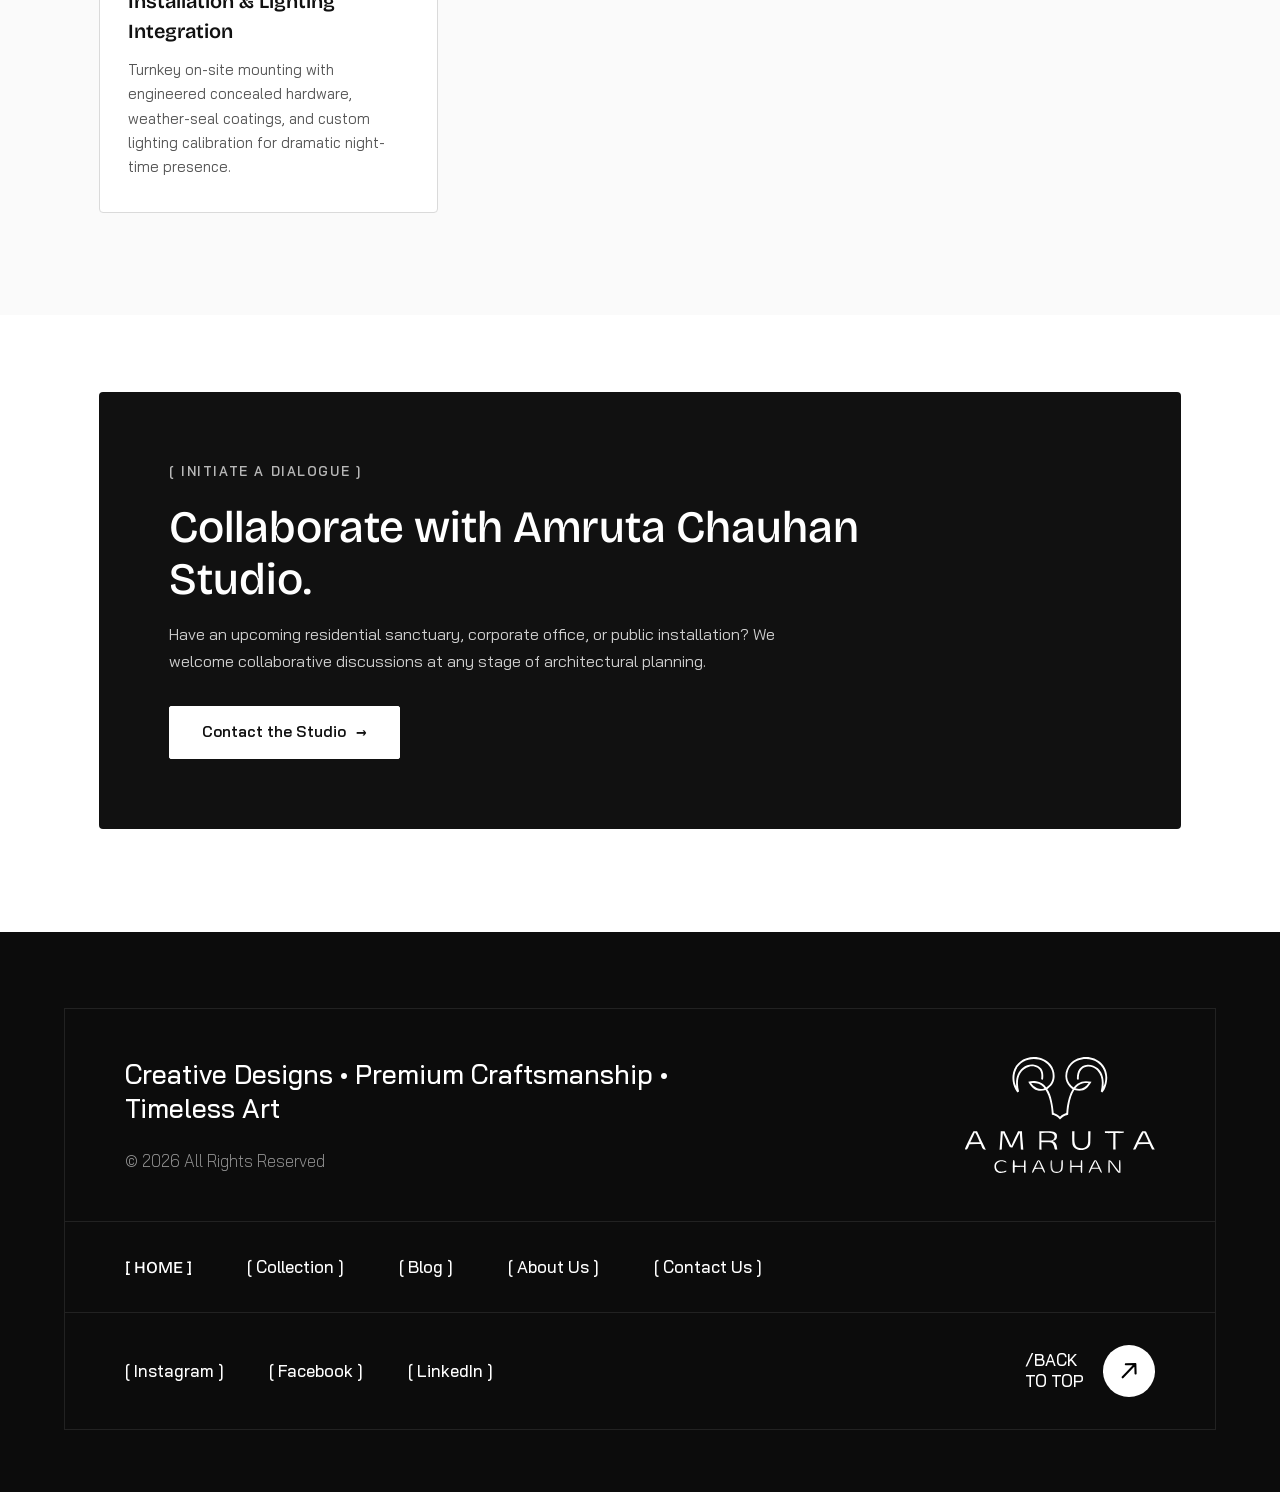
<file: about.html>
<!DOCTYPE html>
<html lang="en">

<head>
  <meta charset="UTF-8" />
  <meta name="viewport" content="width=device-width, initial-scale=1.0" />
  <title>About Us | Amruta Chauhan — Sculptural &amp; Architectural Artist</title>
  <meta name="description"
    content="Learn about Amruta Chauhan's artistic philosophy, studio background, creative methodology, and dedication to creating site-specific artworks integrated into modern architecture." />
  <meta name="robots" content="index, follow" />
  <link rel="canonical" href="https://amrutachauhan.com/about.html" />
  <link rel="icon" type="image/svg+xml" href="assets/images/logo-dark.svg" />
  <link rel="stylesheet" href="assets/css/style.css" />
</head>

<body>
  <div class="site-wrapper" id="top">
    <!-- Header / Navigation -->
    <header class="site-header" id="site-header">
      <div class="header-inner">
        <a href="index.html" class="brand-logo" id="header-logo" aria-label="Amruta Chauhan Home">
          <img src="assets/images/logo-dark.svg" alt="Amruta Chauhan Logo" width="146" height="89" />
        </a>

        <button class="mobile-menu-toggle" id="mobile-menu-toggle" aria-label="Toggle Menu" aria-expanded="false">
          <span></span>
          <span></span>
          <span></span>
        </button>

        <nav class="main-nav" id="main-nav" aria-label="Primary Navigation">
          <ul class="nav-list">
            <li class="nav-item">
              <a href="index.html" class="nav-link" id="nav-home">Home</a>
              <span class="nav-divider" aria-hidden="true"></span>
            </li>
            <li class="nav-item">
              <a href="collection.html" class="nav-link" id="nav-collection">Collection</a>
              <span class="nav-divider" aria-hidden="true"></span>
            </li>
            <li class="nav-item">
              <a href="blog.html" class="nav-link" id="nav-blog">Blog</a>
              <span class="nav-divider" aria-hidden="true"></span>
            </li>
            <li class="nav-item">
              <a href="about.html" class="nav-link active" id="nav-about">About Us</a>
              <span class="nav-divider" aria-hidden="true"></span>
            </li>
            <li class="nav-item">
              <a href="contact.html" class="nav-link" id="nav-contact">Contact Us</a>
            </li>
          </ul>
        </nav>
      </div>
    </header>

    <main id="about-main">
      <!-- Subpage Hero -->
      <section class="subpage-hero" aria-label="About Studio Overview">
        <div class="container-fluid">
          <span class="subpage-badge">[ THE STUDIO &amp; PHILOSOPHY ]</span>
          <h1 class="subpage-title">Art as an Inseparable Dimension of Architecture.</h1>
          <p class="subpage-lead">
            Founded by artist Amruta Chauhan, our studio bridges the dialogue between fine art and built space—crafting bespoke site-specific sculptures, monumental murals, and textural wall reliefs engineered to enrich modern living and working environments.
          </p>
        </div>
      </section>

      <!-- Large Studio Photographic Banner -->
      <section class="subpage-section" style="padding-bottom: 0;" aria-label="Studio Banner">
        <div class="container-fluid">
          <div class="about-hero-media">
            <img src="assets/images/about-amruta-banner.png" alt="Amruta Chauhan Studio and Atelier Workshop"
              class="about-hero-img" width="1600" height="600" loading="eager" />
          </div>
        </div>
      </section>

      <!-- Editorial Statement & Biography -->
      <section class="subpage-section" aria-label="Biography and Philosophy">
        <div class="container-fluid">
          <div class="about-editorial-grid">

            <!-- Left: Quote & Stat Highlights -->
            <div>
              <div class="about-quote-box">
                <blockquote class="about-quote-text">
                  &ldquo;An artwork in an architectural space shouldn't be an afterthought hung upon a finished wall. It should feel as if the architecture grew specifically to house it.&rdquo;
                </blockquote>
                <cite class="about-author-cite">— Amruta Chauhan, Principal Artist</cite>
              </div>

              <!-- Quick Highlights -->
              <div style="margin-top: 2rem; display: flex; flex-direction: column; gap: 16px;">
                <div style="border: 1px solid var(--color-border); padding: 20px; border-radius: 4px;">
                  <span style="font-family: var(--font-syne); font-size: 2.2rem; font-weight: 600; color: var(--color-dark);">90+</span>
                  <p style="font-size: 0.875rem; color: var(--color-text-muted); font-weight: 500;">Bespoke Art Installations Completed Across India</p>
                </div>
                <div style="border: 1px solid var(--color-border); padding: 20px; border-radius: 4px;">
                  <span style="font-family: var(--font-syne); font-size: 2.2rem; font-weight: 600; color: var(--color-dark);">10+ Years</span>
                  <p style="font-size: 0.875rem; color: var(--color-text-muted); font-weight: 500;">Dedicated to Architectural Art &amp; Material Research</p>
                </div>
                <div style="border: 1px solid var(--color-border); padding: 20px; border-radius: 4px;">
                  <span style="font-family: var(--font-syne); font-size: 2.2rem; font-weight: 600; color: var(--color-dark);">100%</span>
                  <p style="font-size: 0.875rem; color: var(--color-text-muted); font-weight: 500;">Artisanal Turnkey Fabrication &amp; Precision Mounting</p>
                </div>
              </div>
            </div>

            <!-- Right: In-depth Story -->
            <div class="about-text-content">
              <span class="subpage-badge">[ ARTIST STATEMENT ]</span>
              <h2 style="font-family: var(--font-syne); font-size: clamp(1.8rem, 2.5vw, 2.5rem); font-weight: 500; margin-bottom: 1.5rem; line-height: 1.25;">
                ABOUT AMRUTA CHAUHAN
              </h2>
              <p>
                I believe every space has a story waiting to be expressed through art. My practice is dedicated to creating artworks that are conceived for their environment pieces that become an inseparable part of architecture rather than an addition to it.
              </p>
              <p>
                As a sculptor and mural artist, I work across a diverse range of materials including metal, ceramic, concrete, wood, FRP, and mixed media, alongside painting and sculptural installations. Each material is selected not only for its aesthetic qualities but for its ability to enhance the architectural narrative and create a lasting visual experience.
              </p>
              <p>
                My expertise lies in conceptual design, artistic storytelling, and site-specific art curation. Every commission begins with an in-depth understanding of the space—its purpose, scale, materials, light, and human interaction. This process enables me to translate ideas into artworks that resonate with their surroundings while reflecting the vision of the client and the identity of the project.
              </p>
              <p>
                Murals are at the heart of my artistic journey. I see them as more than surface treatments; they are immersive visual experiences that define spaces, inspire conversation, and create lasting emotional connections. Whether integrated into residential developments, hospitality environments, corporate spaces, or public architecture, my work is designed to enrich everyday experiences through meaningful artistic expression.
              </p>
              <p>
                My philosophy is rooted in the belief that great art should not only be admired—it should be lived with. Every project is an opportunity to create a timeless artistic landmark that elevates architecture, engages its audience, and leaves a lasting impression.
              </p>
              <p style="font-family: var(--font-syne); font-size: 1.25rem; font-weight: 500; font-style: italic; margin-top: 1.5rem; color: var(--color-dark);">
                "Creating art that transforms spaces into experiences."
              </p>

              <div style="display: flex; gap: 16px; margin-top: 2rem;">
                <a href="collection.html" class="btn-dark">View Portfolio Archive &rarr;</a>
                <a href="contact.html" class="btn-primary" style="background-color: transparent; border-color: var(--color-dark); color: var(--color-dark);">Get In Touch</a>
              </div>
            </div>

          </div>
        </div>
      </section>

      <!-- 4-Pillar Creative Methodology -->
      <section class="subpage-section subpage-section-alt" aria-label="Our Creative Process">
        <div class="container-fluid">
          <span class="subpage-badge">[ HOW WE WORK ]</span>
          <h2 style="font-family: var(--font-syne); font-size: clamp(2rem, 3.2vw, 3rem); font-weight: 500; max-width: 800px; margin-bottom: 1rem;">
            Our 4-Stage Turnkey Commission Process.
          </h2>
          <p style="font-size: 1.05rem; color: var(--color-text-muted); max-width: 650px;">
            A meticulous, collaborative approach ensuring artistic authenticity, structural safety, and flawless architectural harmony.
          </p>

          <div class="process-grid-cards">
            <!-- Step 1 -->
            <div class="process-card-item">
              <div class="process-card-step">01</div>
              <h3 class="process-card-title">Spatial Dialogue &amp; Site Study</h3>
              <p class="process-card-desc">
                We review architectural blueprints, spatial elevations, lighting angles, and structural considerations to establish the thematic concept and scale.
              </p>
            </div>

            <!-- Step 2 -->
            <div class="process-card-item">
              <div class="process-card-step">02</div>
              <h3 class="process-card-title">Material Curation &amp; Samples</h3>
              <p class="process-card-desc">
                Rigorous testing of kiln firings, metal patinas, stone textures, and tactile finishes. Physical sample maquettes are shared with architects and clients.
              </p>
            </div>

            <!-- Step 3 -->
            <div class="process-card-item">
              <div class="process-card-step">03</div>
              <h3 class="process-card-title">Atelier Handcrafting</h3>
              <p class="process-card-desc">
                Sculpting, casting, metal forging, and hand-finishing within our Ahmedabad studio. We welcome client visits during critical fabrication milestones.
              </p>
            </div>

            <!-- Step 4 -->
            <div class="process-card-item">
              <div class="process-card-step">04</div>
              <h3 class="process-card-title">Installation &amp; Lighting Integration</h3>
              <p class="process-card-desc">
                Turnkey on-site mounting with engineered concealed hardware, weather-seal coatings, and custom lighting calibration for dramatic night-time presence.
              </p>
            </div>
          </div>
        </div>
      </section>

      <!-- Commission CTA Section -->
      <section class="subpage-section" aria-label="Commission CTA">
        <div class="container-fluid">
          <div class="cta-banner-box">
            <span class="subpage-badge" style="color: rgba(255, 255, 255, 0.7);">[ INITIATE A DIALOGUE ]</span>
            <h2 class="cta-banner-title">Collaborate with Amruta Chauhan Studio.</h2>
            <p class="cta-banner-desc">
              Have an upcoming residential sanctuary, corporate office, or public installation? We welcome collaborative discussions at any stage of architectural planning.
            </p>
            <a href="contact.html" class="btn-primary" id="about-cta-btn">
              <span>Contact the Studio</span>
              <span aria-hidden="true">&rarr;</span>
            </a>
          </div>
        </div>
      </section>
    </main>

    <!-- Footer -->
    <footer class="site-footer" id="site-footer">
      <div class="footer-box-frame">
        <div class="footer-top-row">
          <div class="footer-top-left">
            <p class="footer-tagline">Creative Designs &bull; Premium Craftsmanship &bull; Timeless Art</p>
            <p class="footer-copyright">&copy; 2026 All Rights Reserved</p>
          </div>
          <a href="index.html" class="footer-logo" id="footer-logo" aria-label="Amruta Chauhan Home">
            <img src="assets/images/logo-light.svg" alt="Amruta Chauhan White Crest Logo" width="286" height="174" />
          </a>
        </div>

        <div class="footer-nav-row">
          <ul class="footer-nav-list">
            <li><a href="index.html" class="footer-nav-link font-syne" id="footer-nav-home">[ HOME ]</a></li>
            <li><a href="collection.html" class="footer-nav-link" id="footer-nav-collection">[ Collection ]</a></li>
            <li><a href="blog.html" class="footer-nav-link" id="footer-nav-blog">[ Blog ]</a></li>
            <li><a href="about.html" class="footer-nav-link active" id="footer-nav-about">[ About Us ]</a></li>
            <li><a href="contact.html" class="footer-nav-link" id="footer-nav-contact">[ Contact Us ]</a></li>
          </ul>
        </div>

        <!-- Row 3: Social Media Links (Left) & Back to Top (Right) -->
        <div class="footer-bottom-row">
          <ul class="footer-nav-list footer-social-list">
            <li><a href="https://www.instagram.com/" target="_blank" rel="noopener noreferrer" class="footer-nav-link"
                id="footer-social-instagram">[ Instagram ]</a></li>
            <li><a href="https://www.facebook.com/" target="_blank" rel="noopener noreferrer" class="footer-nav-link"
                id="footer-social-facebook">[ Facebook ]</a></li>
            <li><a href="https://www.linkedin.com/" target="_blank" rel="noopener noreferrer" class="footer-nav-link"
                id="footer-social-linkedin">[ LinkedIn ]</a></li>
          </ul>

          <div class="footer-back-to-top-wrap">
            <a href="#top" class="back-to-top-text" id="back-to-top-text" data-scroll-top>/BACK<br />TO TOP</a>
            <a href="#top" class="back-to-top-btn" id="back-to-top-btn" data-scroll-top aria-label="Back to top">
              <img src="assets/images/back-to-top-arrow.svg" alt="Back to top arrow" width="74" height="74" />
            </a>
          </div>
        </div>
      </div>
    </footer>
  </div>

  <script src="assets/js/main.js"></script>
</body>

</html>
</file>
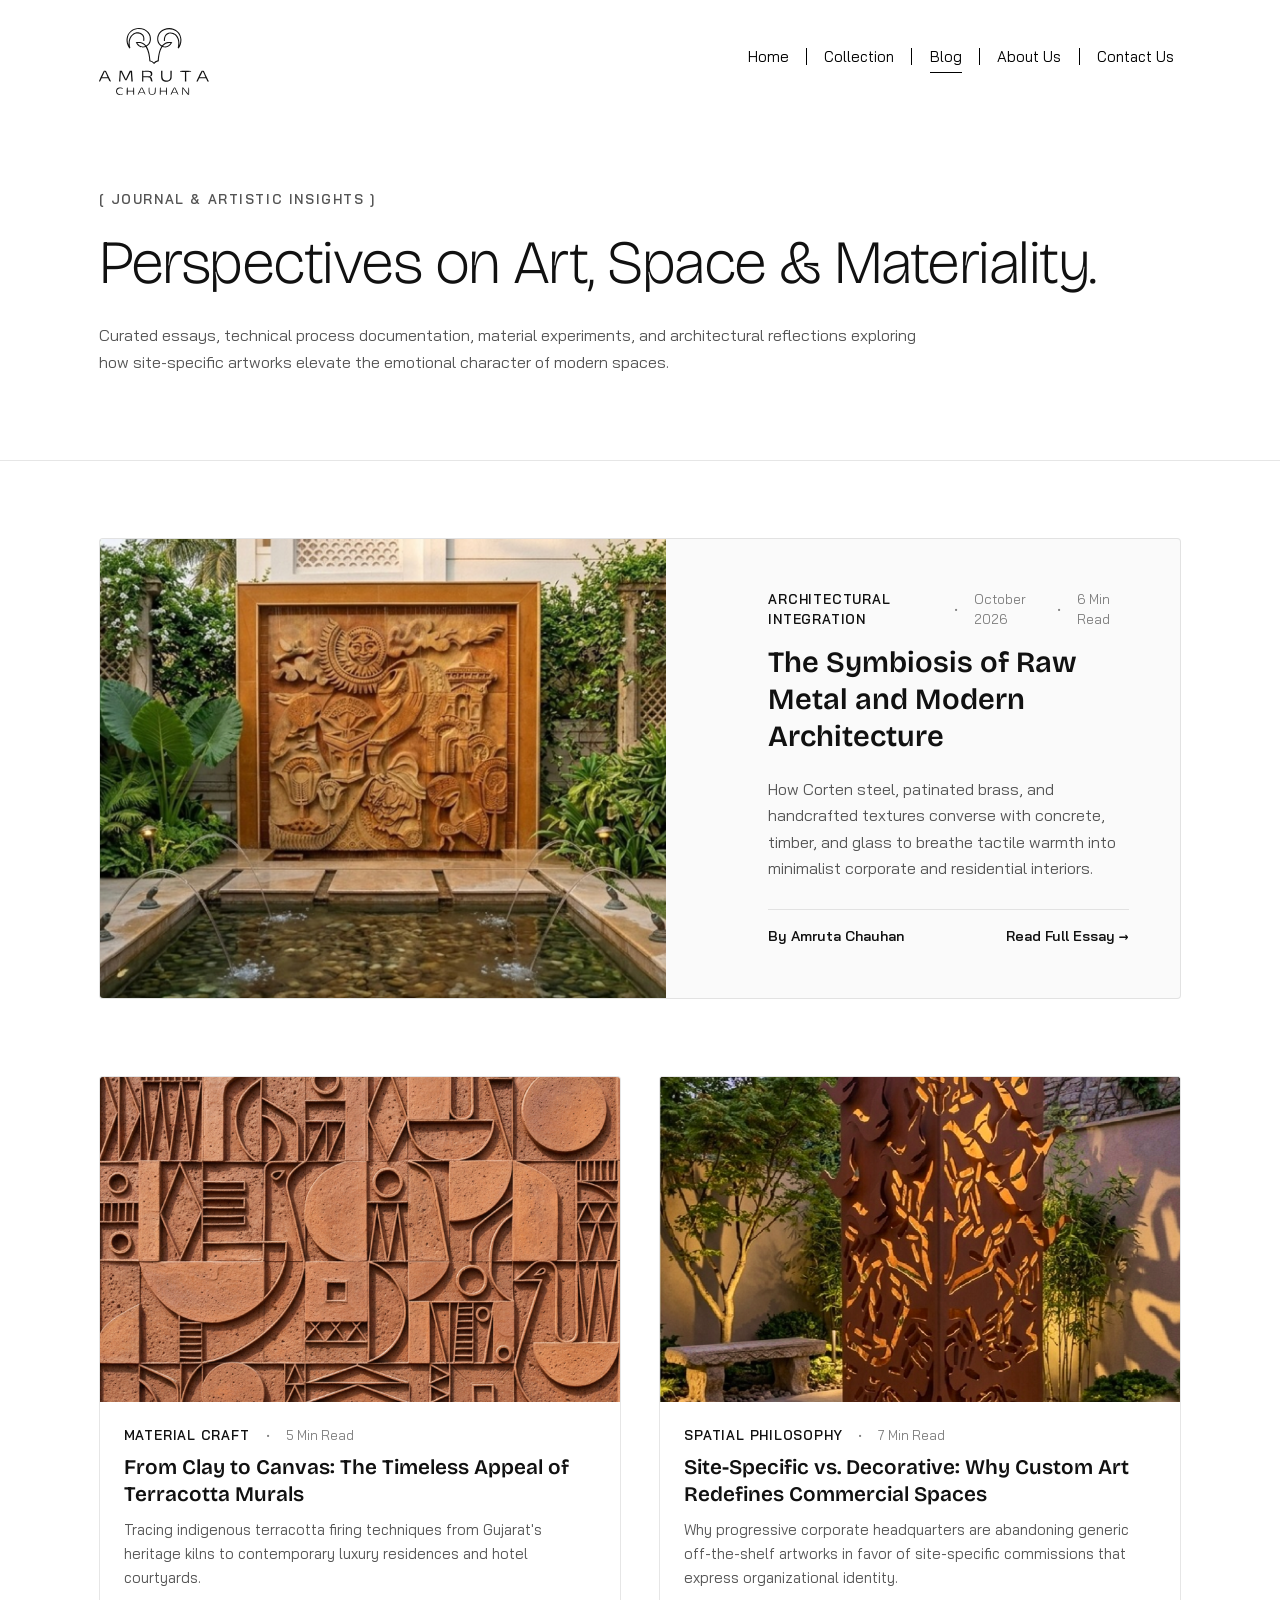
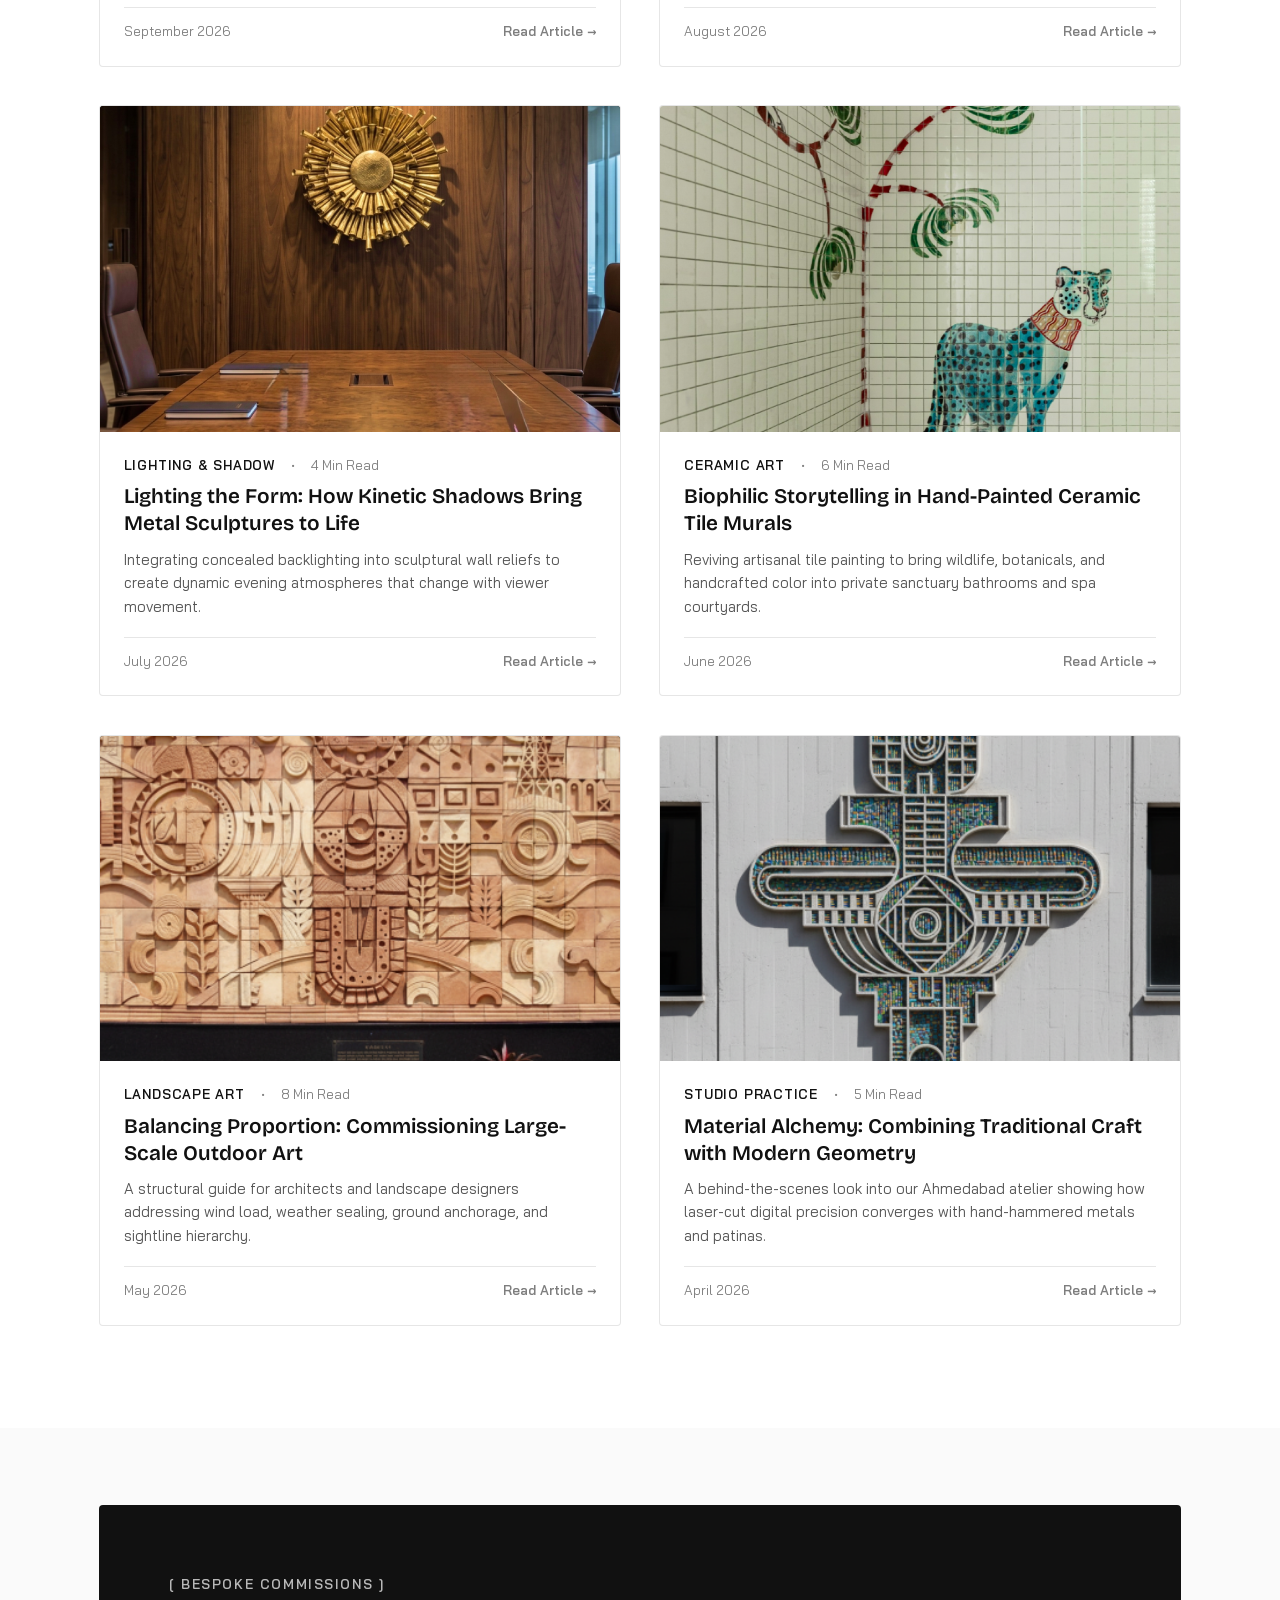
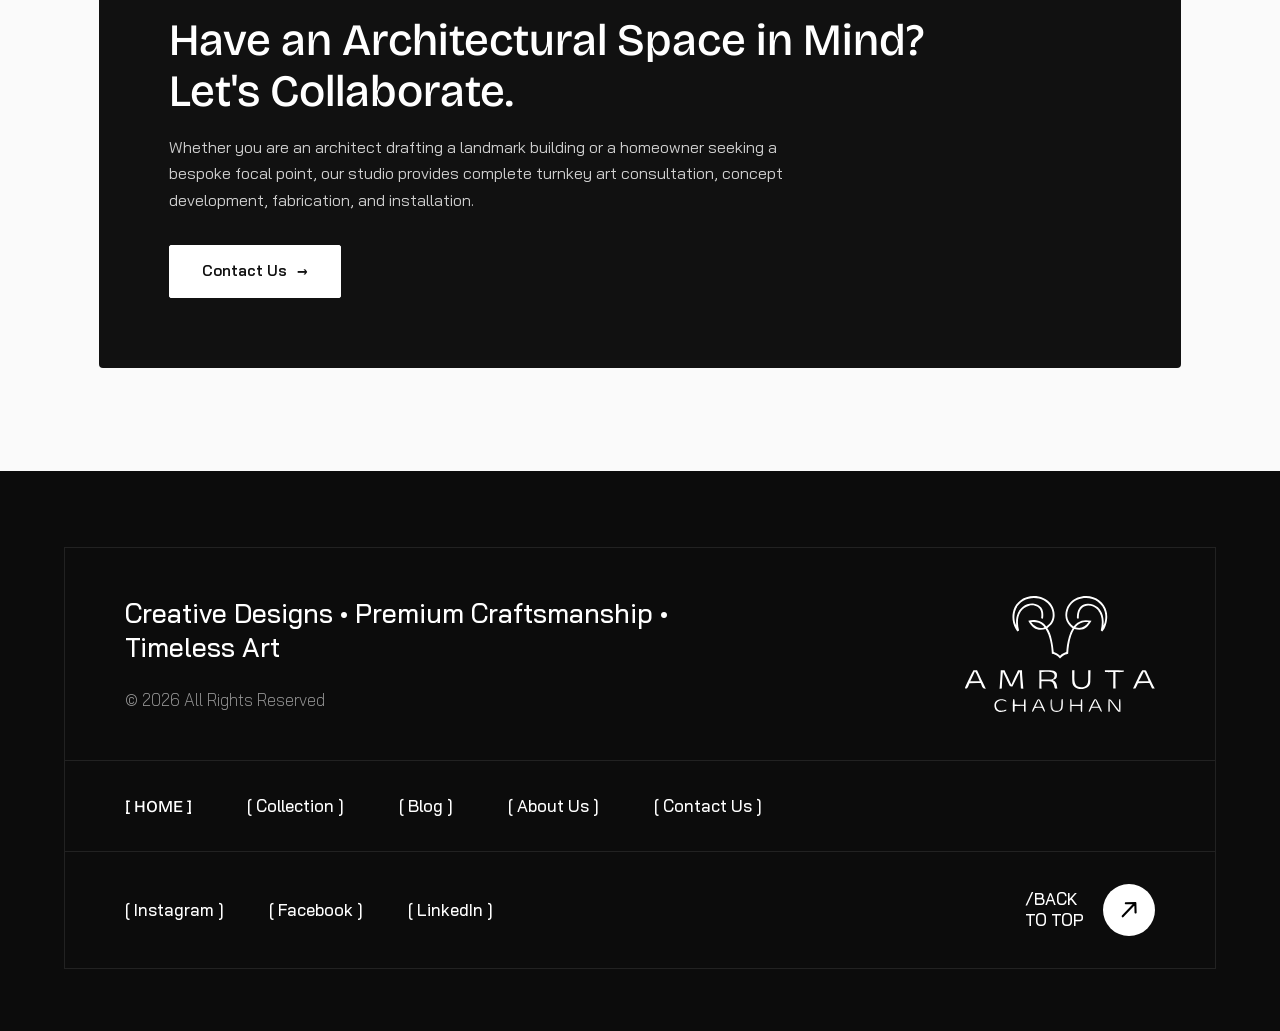
<file: blog.html>
<!DOCTYPE html>
<html lang="en">

<head>
  <meta charset="UTF-8" />
  <meta name="viewport" content="width=device-width, initial-scale=1.0" />
  <title>Blog &amp; Artistic Insights | Amruta Chauhan</title>
  <meta name="description"
    content="Read articles, essays, and architectural insights on sculptural art installations, murals, terracotta craft, and site-specific commissions by Amruta Chauhan." />
  <meta name="robots" content="index, follow" />
  <link rel="canonical" href="https://amrutachauhan.com/blog.html" />
  <link rel="icon" type="image/svg+xml" href="assets/images/logo-dark.svg" />
  <link rel="stylesheet" href="assets/css/style.css" />
</head>

<body>
  <div class="site-wrapper" id="top">
    <!-- Header / Navigation -->
    <header class="site-header" id="site-header">
      <div class="header-inner">
        <a href="index.html" class="brand-logo" id="header-logo" aria-label="Amruta Chauhan Home">
          <img src="assets/images/logo-dark.svg" alt="Amruta Chauhan Logo" width="146" height="89" />
        </a>

        <button class="mobile-menu-toggle" id="mobile-menu-toggle" aria-label="Toggle Menu" aria-expanded="false">
          <span></span>
          <span></span>
          <span></span>
        </button>

        <nav class="main-nav" id="main-nav" aria-label="Primary Navigation">
          <ul class="nav-list">
            <li class="nav-item">
              <a href="index.html" class="nav-link" id="nav-home">Home</a>
              <span class="nav-divider" aria-hidden="true"></span>
            </li>
            <li class="nav-item">
              <a href="collection.html" class="nav-link" id="nav-collection">Collection</a>
              <span class="nav-divider" aria-hidden="true"></span>
            </li>
            <li class="nav-item">
              <a href="blog.html" class="nav-link active" id="nav-blog">Blog</a>
              <span class="nav-divider" aria-hidden="true"></span>
            </li>
            <li class="nav-item">
              <a href="about.html" class="nav-link" id="nav-about">About Us</a>
              <span class="nav-divider" aria-hidden="true"></span>
            </li>
            <li class="nav-item">
              <a href="contact.html" class="nav-link" id="nav-contact">Contact Us</a>
            </li>
          </ul>
        </nav>
      </div>
    </header>

    <main id="blog-main">
      <!-- Subpage Hero -->
      <section class="subpage-hero" aria-label="Blog Header">
        <div class="container-fluid">
          <span class="subpage-badge">[ JOURNAL &amp; ARTISTIC INSIGHTS ]</span>
          <h1 class="subpage-title">Perspectives on Art, Space &amp; Materiality.</h1>
          <p class="subpage-lead">
            Curated essays, technical process documentation, material experiments, and architectural reflections exploring how site-specific artworks elevate the emotional character of modern spaces.
          </p>
        </div>
      </section>

      <!-- Featured Article Section -->
      <section class="subpage-section" aria-label="Featured Story">
        <div class="container-fluid">
          <article class="blog-featured-article">
            <div class="blog-featured-img-wrap">
              <img src="assets/images/insights-featured.png"
                alt="Contemporary architectural metal installation highlighting material reflection"
                class="blog-featured-img" width="800" height="520" loading="lazy" />
            </div>
            <div class="blog-featured-content">
              <div class="blog-meta-row">
                <span class="blog-tag">Architectural Integration</span>
                <span>&bull;</span>
                <time datetime="2026-10">October 2026</time>
                <span>&bull;</span>
                <span>6 Min Read</span>
              </div>
              <h2 class="blog-featured-title">The Symbiosis of Raw Metal and Modern Architecture</h2>
              <p class="blog-featured-excerpt">
                How Corten steel, patinated brass, and handcrafted textures converse with concrete, timber, and glass to breathe tactile warmth into minimalist corporate and residential interiors.
              </p>
              <div style="display: flex; align-items: center; justify-content: space-between; border-top: 1px solid var(--color-border-subtle); padding-top: 1rem;">
                <span style="font-size: 0.875rem; font-weight: 600; color: var(--color-dark);">By Amruta Chauhan</span>
                <a href="blog-details.html" style="font-size: 0.875rem; font-weight: 600; color: var(--color-dark); text-decoration:none;">Read Full Essay &rarr;</a>
              </div>
            </div>
          </article>

          <!-- Articles Grid -->
          <div class="blog-grid">

            <!-- Post 1 -->
            <article class="blog-card">
              <div class="blog-card-img-wrap">
                <img src="assets/images/grid-2-terracotta-mural.png" alt="Terracotta clay mural wall carving"
                  class="blog-card-img" width="480" height="300" loading="lazy" />
              </div>
              <div class="blog-card-body">
                <div class="blog-meta-row" style="margin-bottom: 8px;">
                  <span class="blog-tag">Material Craft</span>
                  <span>&bull;</span>
                  <span>5 Min Read</span>
                </div>
                <h3 class="blog-card-title">From Clay to Canvas: The Timeless Appeal of Terracotta Murals</h3>
                <p class="blog-card-desc">
                  Tracing indigenous terracotta firing techniques from Gujarat's heritage kilns to contemporary luxury residences and hotel courtyards.
                </p>
                <div class="collection-card-footer">
                  <span>September 2026</span>
                  <a href="blog-details.html" class="collection-card-cta" style="text-decoration:none; color:inherit;">Read Article &rarr;</a>
                </div>
              </div>
            </article>

            <!-- Post 2 -->
            <article class="blog-card">
              <div class="blog-card-img-wrap">
                <img src="assets/images/showcase-1-corporate-sculpture.png" alt="Outdoor corten steel sculpture in corporate campus"
                  class="blog-card-img" width="480" height="300" loading="lazy" />
              </div>
              <div class="blog-card-body">
                <div class="blog-meta-row" style="margin-bottom: 8px;">
                  <span class="blog-tag">Spatial Philosophy</span>
                  <span>&bull;</span>
                  <span>7 Min Read</span>
                </div>
                <h3 class="blog-card-title">Site-Specific vs. Decorative: Why Custom Art Redefines Commercial Spaces</h3>
                <p class="blog-card-desc">
                  Why progressive corporate headquarters are abandoning generic off-the-shelf artworks in favor of site-specific commissions that express organizational identity.
                </p>
                <div class="collection-card-footer">
                  <span>August 2026</span>
                  <a href="blog-details.html" class="collection-card-cta" style="text-decoration:none; color:inherit;">Read Article &rarr;</a>
                </div>
              </div>
            </article>

            <!-- Post 3 -->
            <article class="blog-card">
              <div class="blog-card-img-wrap">
                <img src="assets/images/showcase-2-sunburst-sculpture.png" alt="Backlit sunburst metallic sculpture in executive boardroom"
                  class="blog-card-img" width="480" height="300" loading="lazy" />
              </div>
              <div class="blog-card-body">
                <div class="blog-meta-row" style="margin-bottom: 8px;">
                  <span class="blog-tag">Lighting &amp; Shadow</span>
                  <span>&bull;</span>
                  <span>4 Min Read</span>
                </div>
                <h3 class="blog-card-title">Lighting the Form: How Kinetic Shadows Bring Metal Sculptures to Life</h3>
                <p class="blog-card-desc">
                  Integrating concealed backlighting into sculptural wall reliefs to create dynamic evening atmospheres that change with viewer movement.
                </p>
                <div class="collection-card-footer">
                  <span>July 2026</span>
                  <a href="blog-details.html" class="collection-card-cta" style="text-decoration:none; color:inherit;">Read Article &rarr;</a>
                </div>
              </div>
            </article>

            <!-- Post 4 -->
            <article class="blog-card">
              <div class="blog-card-img-wrap">
                <img src="assets/images/showcase-3-botanical-tile.png" alt="Hand-painted botanical ceramic tile mural"
                  class="blog-card-img" width="480" height="300" loading="lazy" />
              </div>
              <div class="blog-card-body">
                <div class="blog-meta-row" style="margin-bottom: 8px;">
                  <span class="blog-tag">Ceramic Art</span>
                  <span>&bull;</span>
                  <span>6 Min Read</span>
                </div>
                <h3 class="blog-card-title">Biophilic Storytelling in Hand-Painted Ceramic Tile Murals</h3>
                <p class="blog-card-desc">
                  Reviving artisanal tile painting to bring wildlife, botanicals, and handcrafted color into private sanctuary bathrooms and spa courtyards.
                </p>
                <div class="collection-card-footer">
                  <span>June 2026</span>
                  <a href="blog-details.html" class="collection-card-cta" style="text-decoration:none; color:inherit;">Read Article &rarr;</a>
                </div>
              </div>
            </article>

            <!-- Post 5 -->
            <article class="blog-card">
              <div class="blog-card-img-wrap">
                <img src="assets/images/grid-3-site-specific.png" alt="Outdoor biophilic sculpture by reflective pool"
                  class="blog-card-img" width="480" height="300" loading="lazy" />
              </div>
              <div class="blog-card-body">
                <div class="blog-meta-row" style="margin-bottom: 8px;">
                  <span class="blog-tag">Landscape Art</span>
                  <span>&bull;</span>
                  <span>8 Min Read</span>
                </div>
                <h3 class="blog-card-title">Balancing Proportion: Commissioning Large-Scale Outdoor Art</h3>
                <p class="blog-card-desc">
                  A structural guide for architects and landscape designers addressing wind load, weather sealing, ground anchorage, and sightline hierarchy.
                </p>
                <div class="collection-card-footer">
                  <span>May 2026</span>
                  <a href="blog-details.html" class="collection-card-cta" style="text-decoration:none; color:inherit;">Read Article &rarr;</a>
                </div>
              </div>
            </article>

            <!-- Post 6 -->
            <article class="blog-card">
              <div class="blog-card-img-wrap">
                <img src="assets/images/grid-1-metal-relief.png" alt="Geometric metal relief wall art with patina"
                  class="blog-card-img" width="480" height="300" loading="lazy" />
              </div>
              <div class="blog-card-body">
                <div class="blog-meta-row" style="margin-bottom: 8px;">
                  <span class="blog-tag">Studio Practice</span>
                  <span>&bull;</span>
                  <span>5 Min Read</span>
                </div>
                <h3 class="blog-card-title">Material Alchemy: Combining Traditional Craft with Modern Geometry</h3>
                <p class="blog-card-desc">
                  A behind-the-scenes look into our Ahmedabad atelier showing how laser-cut digital precision converges with hand-hammered metals and patinas.
                </p>
                <div class="collection-card-footer">
                  <span>April 2026</span>
                  <a href="blog-details.html" class="collection-card-cta" style="text-decoration:none; color:inherit;">Read Article &rarr;</a>
                </div>
              </div>
            </article>

          </div>
        </div>
      </section>

      <!-- Commission CTA Section -->
      <section class="subpage-section subpage-section-alt" aria-label="Commission Inquiries">
        <div class="container-fluid">
          <div class="cta-banner-box">
            <span class="subpage-badge" style="color: rgba(255, 255, 255, 0.7);">[ BESPOKE COMMISSIONS ]</span>
            <h2 class="cta-banner-title">Have an Architectural Space in Mind? Let's Collaborate.</h2>
            <p class="cta-banner-desc">
              Whether you are an architect drafting a landmark building or a homeowner seeking a bespoke focal point,
              our studio provides complete turnkey art consultation, concept development, fabrication, and installation.
            </p>
            <a href="contact.html" class="btn-primary" id="collection-cta-btn">
              <span>Contact Us</span>
              <span aria-hidden="true">&rarr;</span>
            </a>
          </div>
        </div>
      </section>
    </main>

    <!-- Footer -->
    <footer class="site-footer" id="site-footer">
      <div class="footer-box-frame">
        <div class="footer-top-row">
          <div class="footer-top-left">
            <p class="footer-tagline">Creative Designs &bull; Premium Craftsmanship &bull; Timeless Art</p>
            <p class="footer-copyright">&copy; 2026 All Rights Reserved</p>
          </div>
          <a href="index.html" class="footer-logo" id="footer-logo" aria-label="Amruta Chauhan Home">
            <img src="assets/images/logo-light.svg" alt="Amruta Chauhan White Crest Logo" width="286" height="174" />
          </a>
        </div>

        <div class="footer-nav-row">
          <ul class="footer-nav-list">
            <li><a href="index.html" class="footer-nav-link font-syne" id="footer-nav-home">[ HOME ]</a></li>
            <li><a href="collection.html" class="footer-nav-link" id="footer-nav-collection">[ Collection ]</a></li>
            <li><a href="blog.html" class="footer-nav-link active" id="footer-nav-blog">[ Blog ]</a></li>
            <li><a href="about.html" class="footer-nav-link" id="footer-nav-about">[ About Us ]</a></li>
            <li><a href="contact.html" class="footer-nav-link" id="footer-nav-contact">[ Contact Us ]</a></li>
          </ul>
        </div>

        <!-- Row 3: Social Media Links (Left) & Back to Top (Right) -->
        <div class="footer-bottom-row">
          <ul class="footer-nav-list footer-social-list">
            <li><a href="https://www.instagram.com/" target="_blank" rel="noopener noreferrer" class="footer-nav-link"
                id="footer-social-instagram">[ Instagram ]</a></li>
            <li><a href="https://www.facebook.com/" target="_blank" rel="noopener noreferrer" class="footer-nav-link"
                id="footer-social-facebook">[ Facebook ]</a></li>
            <li><a href="https://www.linkedin.com/" target="_blank" rel="noopener noreferrer" class="footer-nav-link"
                id="footer-social-linkedin">[ LinkedIn ]</a></li>
          </ul>

          <div class="footer-back-to-top-wrap">
            <a href="#top" class="back-to-top-text" id="back-to-top-text" data-scroll-top>/BACK<br />TO TOP</a>
            <a href="#top" class="back-to-top-btn" id="back-to-top-btn" data-scroll-top aria-label="Back to top">
              <img src="assets/images/back-to-top-arrow.svg" alt="Back to top arrow" width="74" height="74" />
            </a>
          </div>
        </div>
      </div>
    </footer>
  </div>

  <script src="assets/js/main.js"></script>
</body>

</html>
</file>
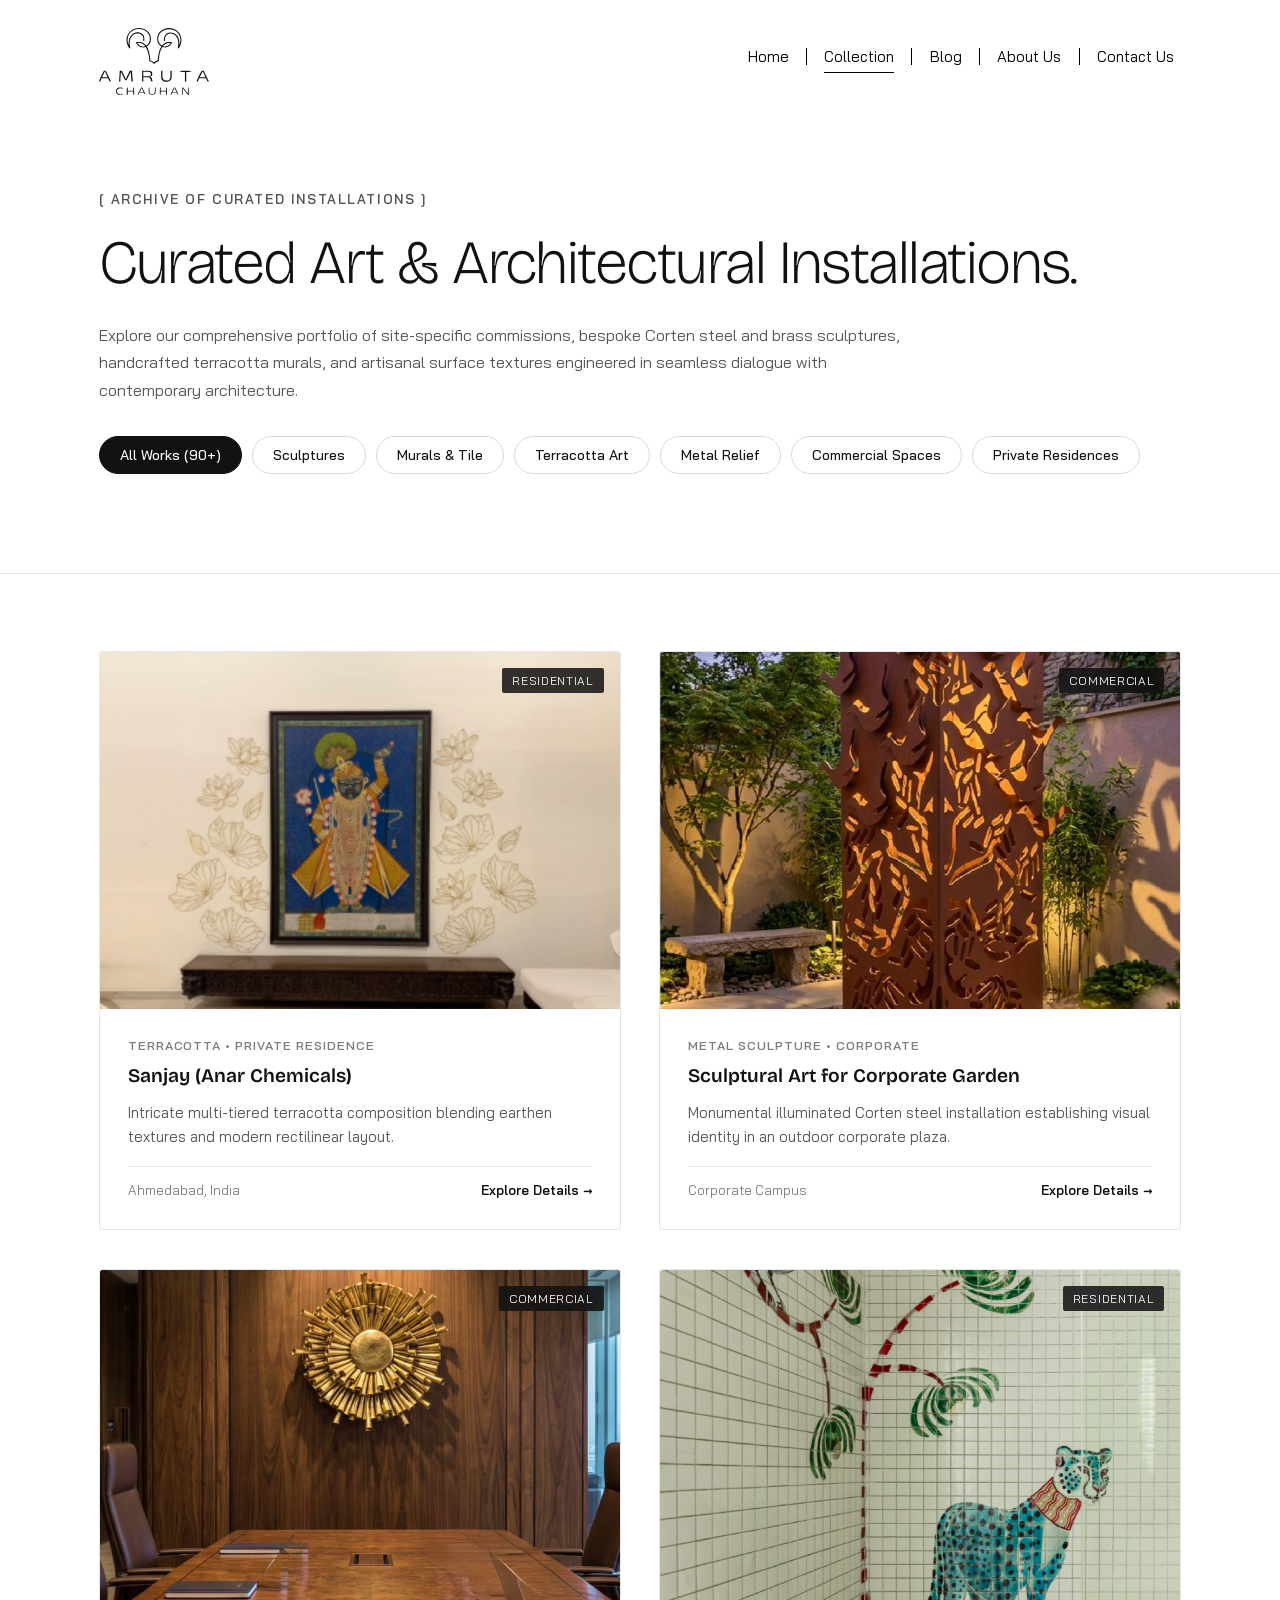
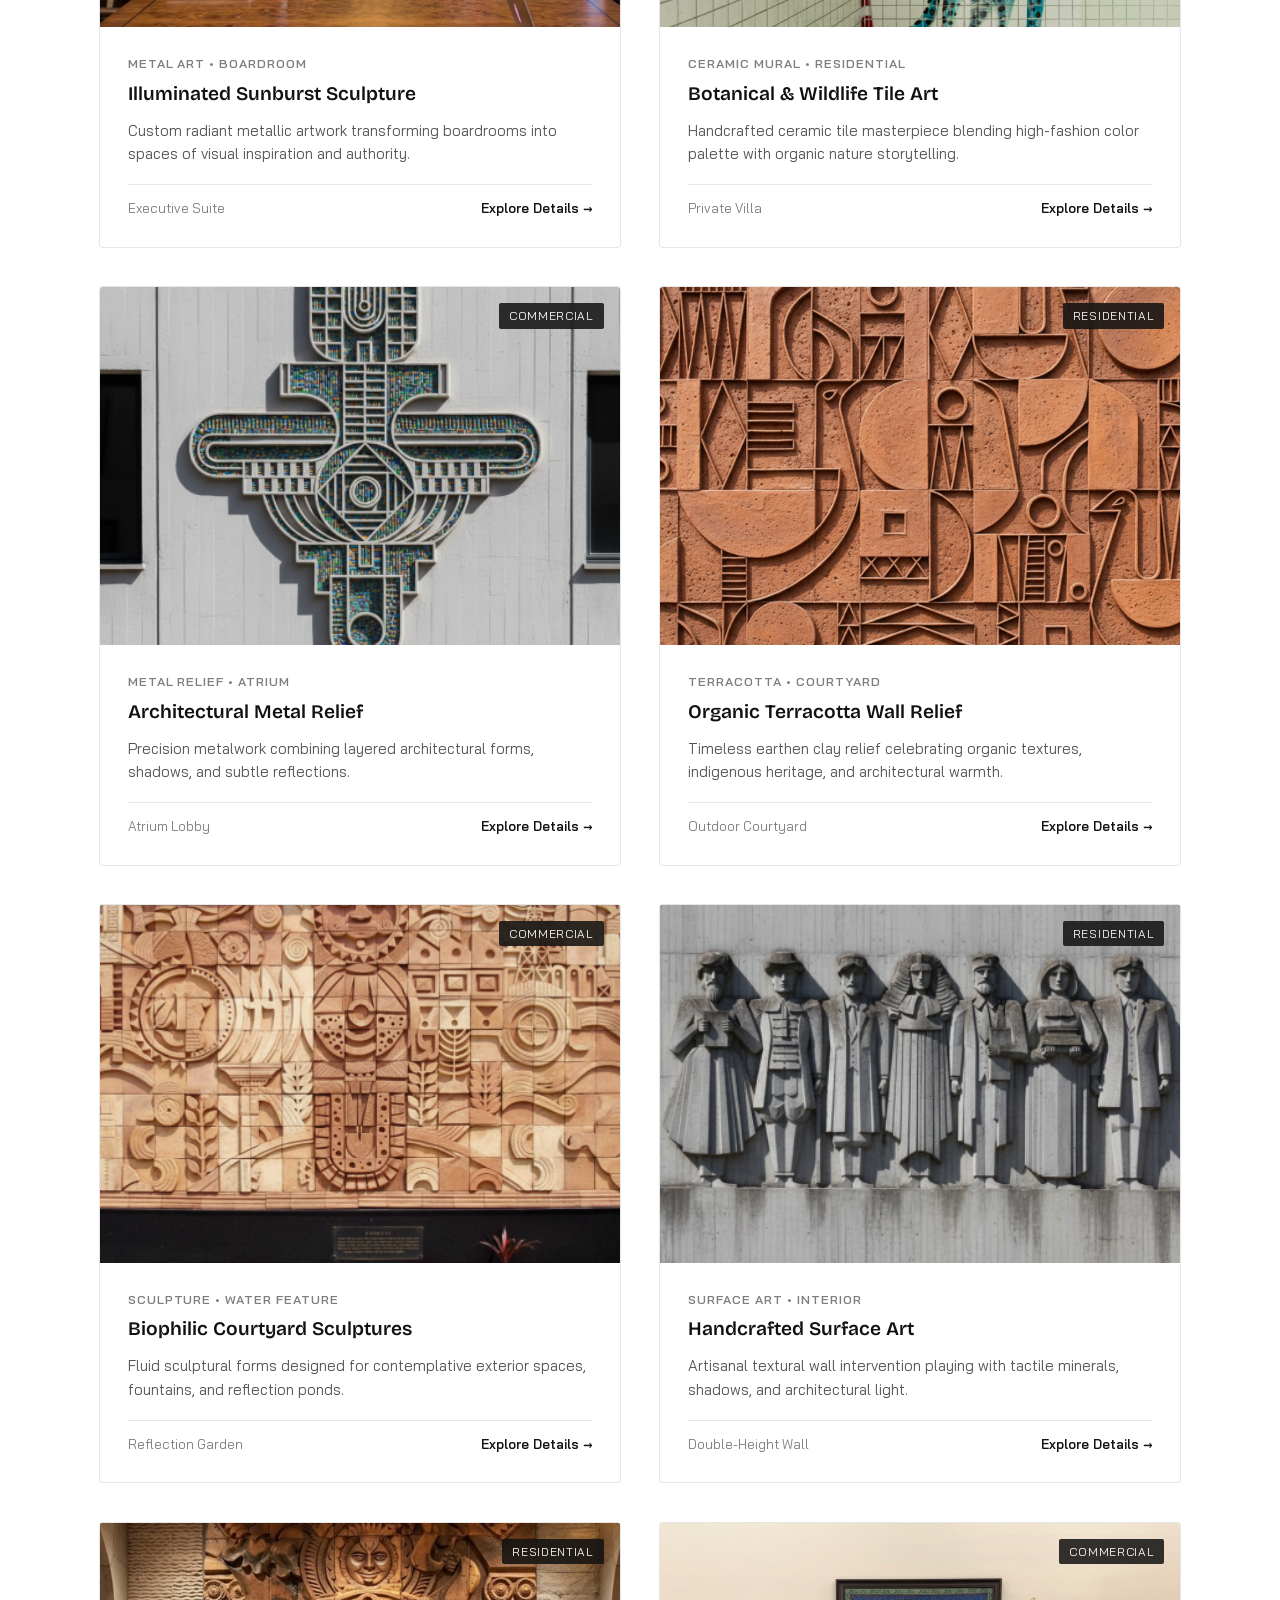
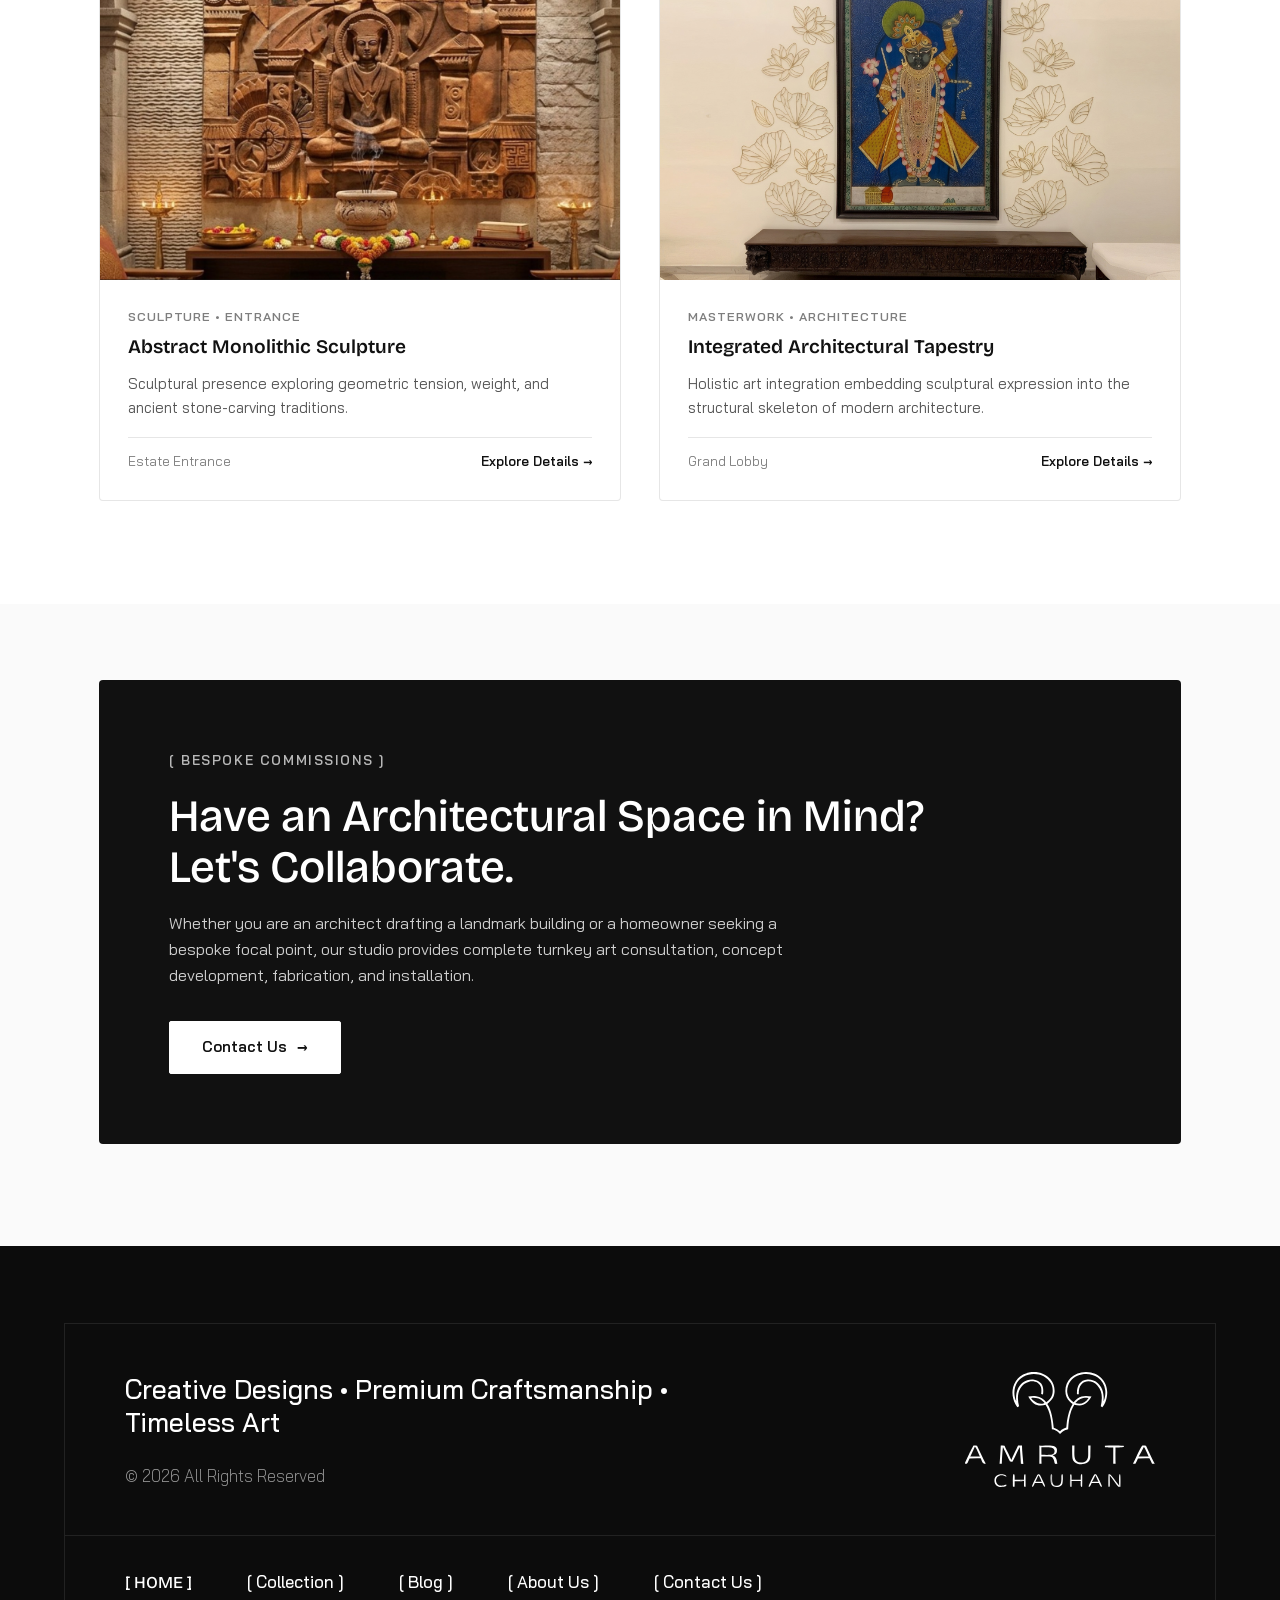
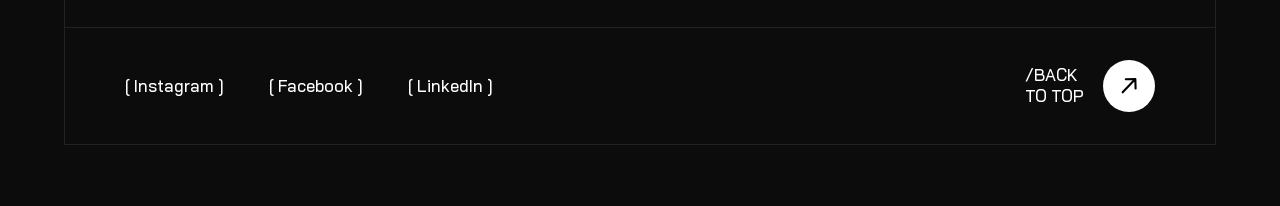
<file: collection.html>
<!DOCTYPE html>
<html lang="en">

<head>
  <meta charset="UTF-8" />
  <meta name="viewport" content="width=device-width, initial-scale=1.0" />
  <title>Collection | Amruta Chauhan — Site-Specific Art &amp; Sculptures</title>
  <meta name="description"
    content="Explore the curated collection of site-specific artworks, murals, metal sculptures, terracotta reliefs, and architectural art installations by Amruta Chauhan." />
  <meta name="robots" content="index, follow" />
  <link rel="canonical" href="https://amrutachauhan.com/collection.html" />
  <link rel="icon" type="image/svg+xml" href="assets/images/logo-dark.svg" />
  <link rel="stylesheet" href="assets/css/style.css" />
</head>

<body>
  <div class="site-wrapper" id="top">
    <!-- Header / Navigation -->
    <header class="site-header" id="site-header">
      <div class="header-inner">
        <a href="index.html" class="brand-logo" id="header-logo" aria-label="Amruta Chauhan Home">
          <img src="assets/images/logo-dark.svg" alt="Amruta Chauhan Logo" width="146" height="89" />
        </a>

        <button class="mobile-menu-toggle" id="mobile-menu-toggle" aria-label="Toggle Menu" aria-expanded="false">
          <span></span>
          <span></span>
          <span></span>
        </button>

        <nav class="main-nav" id="main-nav" aria-label="Primary Navigation">
          <ul class="nav-list">
            <li class="nav-item">
              <a href="index.html" class="nav-link" id="nav-home">Home</a>
              <span class="nav-divider" aria-hidden="true"></span>
            </li>
            <li class="nav-item">
              <a href="collection.html" class="nav-link active" id="nav-collection">Collection</a>
              <span class="nav-divider" aria-hidden="true"></span>
            </li>
            <li class="nav-item">
              <a href="blog.html" class="nav-link" id="nav-blog">Blog</a>
              <span class="nav-divider" aria-hidden="true"></span>
            </li>
            <li class="nav-item">
              <a href="about.html" class="nav-link" id="nav-about">About Us</a>
              <span class="nav-divider" aria-hidden="true"></span>
            </li>
            <li class="nav-item">
              <a href="contact.html" class="nav-link" id="nav-contact">Contact Us</a>
            </li>
          </ul>
        </nav>
      </div>
    </header>

    <main id="collection-main">
      <!-- Subpage Hero -->
      <section class="subpage-hero" aria-label="Collection Overview">
        <div class="container-fluid">
          <span class="subpage-badge">[ ARCHIVE OF CURATED INSTALLATIONS ]</span>
          <h1 class="subpage-title">Curated Art &amp; Architectural Installations.</h1>
          <p class="subpage-lead">
            Explore our comprehensive portfolio of site-specific commissions, bespoke Corten steel and brass sculptures,
            handcrafted terracotta murals, and artisanal surface textures engineered in seamless dialogue with contemporary architecture.
          </p>

          <!-- Category Filter Bar -->
          <div class="filter-bar" role="tablist" aria-label="Filter works by medium and space">
            <button type="button" class="filter-btn active" data-filter="all">All Works (90+)</button>
            <button type="button" class="filter-btn" data-filter="sculpture">Sculptures</button>
            <button type="button" class="filter-btn" data-filter="mural">Murals &amp; Tile</button>
            <button type="button" class="filter-btn" data-filter="terracotta">Terracotta Art</button>
            <button type="button" class="filter-btn" data-filter="metal">Metal Relief</button>
            <button type="button" class="filter-btn" data-filter="commercial">Commercial Spaces</button>
            <button type="button" class="filter-btn" data-filter="residential">Private Residences</button>
          </div>
        </div>
      </section>

      <!-- Portfolio Grid Section -->
      <section class="subpage-section" aria-label="Portfolio Gallery">
        <div class="container-fluid">
          <div class="collection-grid" id="collection-grid">

            <!-- Item 1: Sanjay (Anar Chemicals) -->
            <article class="collection-card" data-category="residential mural terracotta"
              data-title="Sanjay (Anar Chemicals)" data-category-label="Terracotta Mural"
              data-full-desc="A multi-layered hand-carved terracotta relief installation designed for a private luxury bungalow in Ahmedabad. The artwork synthesizes traditional Indian clay craft with streamlined geometric proportions."
              data-location="Private Bungalow | Ahmedabad" data-medium="Handcrafted Terracotta &amp; Natural Oxides"
              data-year="2025">
              <div class="collection-card-img-wrap">
                <img src="assets/images/collection-thumb.png" alt="Sanjay Anar Chemicals Private Bungalow Artwork"
                  class="collection-card-img" width="480" height="330" loading="lazy" />
                <span class="collection-card-badge">Residential</span>
              </div>
              <div class="collection-card-body">
                <span class="collection-card-category">Terracotta &bull; Private Residence</span>
                <h2 class="collection-card-title">Sanjay (Anar Chemicals)</h2>
                <p class="collection-card-desc">
                  Intricate multi-tiered terracotta composition blending earthen textures and modern rectilinear layout.
                </p>
                <div class="collection-card-footer">
                  <span>Ahmedabad, India</span>
                  <span class="collection-card-cta">Explore Details &rarr;</span>
                </div>
              </div>
            </article>

            <!-- Item 2: Corporate Garden Corten Sculpture -->
            <article class="collection-card" data-category="commercial sculpture metal"
              data-title="Sculptural Art for Corporate Garden" data-category-label="Corten Steel Sculpture"
              data-full-desc="An iconic outdoor illuminated sculptural totem featuring bird-flight motifs cut into weathering Corten steel. By night, internal ambient illumination casts evocative geometric shadows across the surrounding courtyard foliage."
              data-location="Corporate Headquarters | Ahmedabad" data-medium="Weathering Corten Steel &amp; Integrated Lighting"
              data-year="2025">
              <div class="collection-card-img-wrap">
                <img src="assets/images/showcase-1-corporate-sculpture.png"
                  alt="Illuminated corten steel bird sculpture in outdoor garden" class="collection-card-img" width="480"
                  height="330" loading="lazy" />
                <span class="collection-card-badge">Commercial</span>
              </div>
              <div class="collection-card-body">
                <span class="collection-card-category">Metal Sculpture &bull; Corporate</span>
                <h2 class="collection-card-title">Sculptural Art for Corporate Garden</h2>
                <p class="collection-card-desc">
                  Monumental illuminated Corten steel installation establishing visual identity in an outdoor corporate plaza.
                </p>
                <div class="collection-card-footer">
                  <span>Corporate Campus</span>
                  <span class="collection-card-cta">Explore Details &rarr;</span>
                </div>
              </div>
            </article>

            <!-- Item 3: Illuminated Sunburst Sculpture -->
            <article class="collection-card" data-category="commercial sculpture metal"
              data-title="Illuminated Sunburst Sculpture" data-category-label="Metallic Artwork"
              data-full-desc="A commanding radial wall sculpture mounted onto fluted mahogany panelling inside an executive boardroom. Handcrafted from brass and copper pipes with warm perimeter backlighting."
              data-location="Executive Boardroom | Ahmedabad" data-medium="Hand-polished Brass, Copper &amp; Backlight"
              data-year="2024">
              <div class="collection-card-img-wrap">
                <img src="assets/images/showcase-2-sunburst-sculpture.png"
                  alt="Illuminated gold sunburst metallic sculpture in boardroom" class="collection-card-img" width="480"
                  height="330" loading="lazy" />
                <span class="collection-card-badge">Commercial</span>
              </div>
              <div class="collection-card-body">
                <span class="collection-card-category">Metal Art &bull; Boardroom</span>
                <h2 class="collection-card-title">Illuminated Sunburst Sculpture</h2>
                <p class="collection-card-desc">
                  Custom radiant metallic artwork transforming boardrooms into spaces of visual inspiration and authority.
                </p>
                <div class="collection-card-footer">
                  <span>Executive Suite</span>
                  <span class="collection-card-cta">Explore Details &rarr;</span>
                </div>
              </div>
            </article>

            <!-- Item 4: Botanical & Wildlife Ceramic Tile Mural -->
            <article class="collection-card" data-category="residential mural"
              data-title="Botanical &amp; Wildlife Art in Custom Tile Work" data-category-label="Hand-Painted Tile Mural"
              data-full-desc="A rich hand-glazed ceramic mural depicting an exotic turquoise leopard amidst jungle flora. Designed to bring vibrant character and bespoke luxury into intimate residential interiors."
              data-location="Luxury Villa | Ahmedabad" data-medium="Glazed Ceramic Tile &amp; Mineral Pigments"
              data-year="2024">
              <div class="collection-card-img-wrap">
                <img src="assets/images/showcase-3-botanical-tile.png"
                  alt="Ceramic tile mural with turquoise leopard and foliage" class="collection-card-img" width="480"
                  height="330" loading="lazy" />
                <span class="collection-card-badge">Residential</span>
              </div>
              <div class="collection-card-body">
                <span class="collection-card-category">Ceramic Mural &bull; Residential</span>
                <h2 class="collection-card-title">Botanical &amp; Wildlife Tile Art</h2>
                <p class="collection-card-desc">
                  Handcrafted ceramic tile masterpiece blending high-fashion color palette with organic nature storytelling.
                </p>
                <div class="collection-card-footer">
                  <span>Private Villa</span>
                  <span class="collection-card-cta">Explore Details &rarr;</span>
                </div>
              </div>
            </article>

            <!-- Item 5: Architectural Metal Relief -->
            <article class="collection-card" data-category="commercial metal"
              data-title="Architectural Metal Relief" data-category-label="Wall Installation"
              data-full-desc="A monumental geometric metal relief sculpture crafted with brushed steel, patinated bronze, and darkened copper. Accentuates verticality in a multi-story atrium."
              data-location="Commercial Atrium | Ahmedabad" data-medium="Brushed Steel &amp; Patinated Bronze"
              data-year="2025">
              <div class="collection-card-img-wrap">
                <img src="assets/images/grid-1-metal-relief.png" alt="Architectural Metal Relief Wall Installation"
                  class="collection-card-img" width="480" height="330" loading="lazy" />
                <span class="collection-card-badge">Commercial</span>
              </div>
              <div class="collection-card-body">
                <span class="collection-card-category">Metal Relief &bull; Atrium</span>
                <h2 class="collection-card-title">Architectural Metal Relief</h2>
                <p class="collection-card-desc">
                  Precision metalwork combining layered architectural forms, shadows, and subtle reflections.
                </p>
                <div class="collection-card-footer">
                  <span>Atrium Lobby</span>
                  <span class="collection-card-cta">Explore Details &rarr;</span>
                </div>
              </div>
            </article>

            <!-- Item 6: Terracotta Courtyard Mural -->
            <article class="collection-card" data-category="residential terracotta mural"
              data-title="Organic Terracotta Wall Relief" data-category-label="Earthen Craft"
              data-full-desc="Crafted from indigenous Gujarat clay, fired at variable temperatures to yield a rich organic gradation of warm terracotta earth tones. Engineered for all-weather outdoor durability."
              data-location="Heritage Residence | Ahmedabad" data-medium="Hand-fired Gujarat Clay &amp; Terracotta"
              data-year="2024">
              <div class="collection-card-img-wrap">
                <img src="assets/images/grid-2-terracotta-mural.png" alt="Handcrafted Terracotta Mural Relief"
                  class="collection-card-img" width="480" height="330" loading="lazy" />
                <span class="collection-card-badge">Residential</span>
              </div>
              <div class="collection-card-body">
                <span class="collection-card-category">Terracotta &bull; Courtyard</span>
                <h2 class="collection-card-title">Organic Terracotta Wall Relief</h2>
                <p class="collection-card-desc">
                  Timeless earthen clay relief celebrating organic textures, indigenous heritage, and architectural warmth.
                </p>
                <div class="collection-card-footer">
                  <span>Outdoor Courtyard</span>
                  <span class="collection-card-cta">Explore Details &rarr;</span>
                </div>
              </div>
            </article>

            <!-- Item 7: Site-Specific Courtyard Sculptures -->
            <article class="collection-card" data-category="commercial sculpture"
              data-title="Biophilic Courtyard Sculptures" data-category-label="Outdoor Sculpture"
              data-full-desc="A series of fluid, biomorphic sculptures installed within a shaded corporate reflection pool. Interacts harmoniously with flowing water and dappled natural sunlight."
              data-location="Corporate Tech Park | Gandhinagar" data-medium="Cast Composite, Stone &amp; Bronze Patina"
              data-year="2025">
              <div class="collection-card-img-wrap">
                <img src="assets/images/grid-3-site-specific.png" alt="Site-Specific Biophilic Courtyard Sculpture"
                  class="collection-card-img" width="480" height="330" loading="lazy" />
                <span class="collection-card-badge">Commercial</span>
              </div>
              <div class="collection-card-body">
                <span class="collection-card-category">Sculpture &bull; Water Feature</span>
                <h2 class="collection-card-title">Biophilic Courtyard Sculptures</h2>
                <p class="collection-card-desc">
                  Fluid sculptural forms designed for contemplative exterior spaces, fountains, and reflection ponds.
                </p>
                <div class="collection-card-footer">
                  <span>Reflection Garden</span>
                  <span class="collection-card-cta">Explore Details &rarr;</span>
                </div>
              </div>
            </article>

            <!-- Item 8: Handcrafted Surface Art -->
            <article class="collection-card" data-category="residential mural"
              data-title="Handcrafted Surface Art" data-category-label="Textured Stucco"
              data-full-desc="Bespoke mineral lime stucco applied in expressive hand-troweled bas-relief across a double-height residential living room wall, creating visual depth that changes with shifting daylight."
              data-location="Penthouse Suite | Ahmedabad" data-medium="Mineral Lime Stucco, Gold Leaf &amp; Pigment"
              data-year="2024">
              <div class="collection-card-img-wrap">
                <img src="assets/images/grid-4-surface-art.png" alt="Handcrafted Surface Art Wall Intervention"
                  class="collection-card-img" width="480" height="330" loading="lazy" />
                <span class="collection-card-badge">Residential</span>
              </div>
              <div class="collection-card-body">
                <span class="collection-card-category">Surface Art &bull; Interior</span>
                <h2 class="collection-card-title">Handcrafted Surface Art</h2>
                <p class="collection-card-desc">
                  Artisanal textural wall intervention playing with tactile minerals, shadows, and architectural light.
                </p>
                <div class="collection-card-footer">
                  <span>Double-Height Wall</span>
                  <span class="collection-card-cta">Explore Details &rarr;</span>
                </div>
              </div>
            </article>

            <!-- Item 9: Abstract Monolithic Sculpture -->
            <article class="collection-card" data-category="residential sculpture"
              data-title="Abstract Monolithic Sculpture" data-category-label="Stone &amp; Bronze"
              data-full-desc="A commanding vertical monolith blending chiselled black basalt stone and oxidised cast bronze elements. Installed as a sentinel piece at the entrance of a private sanctuary."
              data-location="Private Estate | Ahmedabad" data-medium="Black Basalt Stone &amp; Oxidised Bronze"
              data-year="2025">
              <div class="collection-card-img-wrap">
                <img src="assets/images/grid-5-sculptural.png" alt="Abstract Monolithic Sculpture Feature"
                  class="collection-card-img" width="480" height="330" loading="lazy" />
                <span class="collection-card-badge">Residential</span>
              </div>
              <div class="collection-card-body">
                <span class="collection-card-category">Sculpture &bull; Entrance</span>
                <h2 class="collection-card-title">Abstract Monolithic Sculpture</h2>
                <p class="collection-card-desc">
                  Sculptural presence exploring geometric tension, weight, and ancient stone-carving traditions.
                </p>
                <div class="collection-card-footer">
                  <span>Estate Entrance</span>
                  <span class="collection-card-cta">Explore Details &rarr;</span>
                </div>
              </div>
            </article>

            <!-- Item 10: Integrated Architectural Tapestry -->
            <article class="collection-card" data-category="commercial sculpture"
              data-title="Integrated Architectural Tapestry" data-category-label="Site-Specific"
              data-full-desc="A comprehensive multi-surface installation spanning exterior facade to interior lobby. Combines custom metal screens, relief wall carving, and sculptural focal points."
              data-location="Corporate Headquarters | Ahmedabad" data-medium="Multi-medium Architectural Intervention"
              data-year="2026">
              <div class="collection-card-img-wrap">
                <img src="assets/images/collection-hero.png" alt="Integrated Architectural Tapestry Installation"
                  class="collection-card-img" width="480" height="330" loading="lazy" />
                <span class="collection-card-badge">Commercial</span>
              </div>
              <div class="collection-card-body">
                <span class="collection-card-category">Masterwork &bull; Architecture</span>
                <h2 class="collection-card-title">Integrated Architectural Tapestry</h2>
                <p class="collection-card-desc">
                  Holistic art integration embedding sculptural expression into the structural skeleton of modern architecture.
                </p>
                <div class="collection-card-footer">
                  <span>Grand Lobby</span>
                  <span class="collection-card-cta">Explore Details &rarr;</span>
                </div>
              </div>
            </article>

          </div>
        </div>
      </section>

      <!-- Commission CTA Section -->
      <section class="subpage-section subpage-section-alt" aria-label="Commission Inquiries">
        <div class="container-fluid">
          <div class="cta-banner-box">
            <span class="subpage-badge" style="color: rgba(255, 255, 255, 0.7);">[ BESPOKE COMMISSIONS ]</span>
            <h2 class="cta-banner-title">Have an Architectural Space in Mind? Let's Collaborate.</h2>
            <p class="cta-banner-desc">
              Whether you are an architect drafting a landmark building or a homeowner seeking a bespoke focal point,
              our studio provides complete turnkey art consultation, concept development, fabrication, and installation.
            </p>
            <a href="contact.html" class="btn-primary" id="collection-cta-btn">
              <span>Contact Us</span>
              <span aria-hidden="true">&rarr;</span>
            </a>
          </div>
        </div>
      </section>
    </main>

    <!-- Project Detail Modal -->
    <style>
      .modal-nav-btn {
        position: absolute;
        top: 50%;
        transform: translateY(-50%);
        background: var(--color-white, #fff);
        border: none;
        width: 50px;
        height: 50px;
        border-radius: 50%;
        font-size: 1.25rem;
        cursor: pointer;
        z-index: 101;
        display: flex;
        align-items: center;
        justify-content: center;
        box-shadow: 0 4px 12px rgba(0,0,0,0.15);
        transition: all 0.3s ease;
        color: var(--color-dark, #000);
      }
      .modal-nav-btn:hover {
        background: var(--color-dark, #000);
        color: var(--color-white, #fff);
      }
      .modal-prev { left: 30px; }
      .modal-next { right: 30px; }
      @media (max-width: 768px) {
        .modal-prev { left: 10px; width: 40px; height: 40px; }
        .modal-next { right: 10px; width: 40px; height: 40px; }
      }
    </style>
    <div class="project-modal-backdrop" id="project-modal" role="dialog" aria-modal="true" aria-hidden="true">
      <button type="button" class="modal-nav-btn modal-prev" id="modal-prev" aria-label="Previous">&larr;</button>
      <button type="button" class="modal-nav-btn modal-next" id="modal-next" aria-label="Next">&rarr;</button>
      <div class="project-modal-content">
        <button type="button" class="project-modal-close" id="project-modal-close" aria-label="Close dialog">&times;</button>
        <div class="modal-media-wrap">
          <img src="assets/images/collection-thumb.png" alt="" id="modal-project-img" class="modal-img" style="transition: opacity 0.15s ease;" />
        </div>
        <div class="modal-body">
          <span class="collection-card-category" id="modal-project-tag">Terracotta &bull; Private Residence</span>
          <h3 class="collection-card-title" id="modal-project-title" style="font-size: 1.6rem; margin-bottom: 1rem;">Project Title</h3>
          <p class="collection-card-desc" id="modal-project-desc" style="margin-bottom: 1.5rem; line-height: 1.7;">
            Project description details will appear here.
          </p>

          <div style="border-top: 1px solid var(--color-border-subtle); padding-top: 1.25rem; margin-bottom: 1.75rem;">
            <p style="font-size: 0.85rem; margin-bottom: 6px;"><strong>Location:</strong> <span id="modal-meta-location">Ahmedabad, India</span></p>
            <p style="font-size: 0.85rem; margin-bottom: 6px;"><strong>Medium:</strong> <span id="modal-meta-medium">Terracotta &amp; Clay</span></p>
            <p style="font-size: 0.85rem;"><strong>Year:</strong> <span id="modal-meta-year">2025</span></p>
          </div>

          <a href="contact.html" class="btn-dark" style="margin-top: auto; justify-content: center;">
            <span>Contact Us</span>
            <span aria-hidden="true">&rarr;</span>
          </a>
        </div>
      </div>
    </div>

    <!-- Footer -->
    <footer class="site-footer" id="site-footer">
      <div class="footer-box-frame">
        <div class="footer-top-row">
          <div class="footer-top-left">
            <p class="footer-tagline">Creative Designs &bull; Premium Craftsmanship &bull; Timeless Art</p>
            <p class="footer-copyright">&copy; 2026 All Rights Reserved</p>
          </div>
          <a href="index.html" class="footer-logo" id="footer-logo" aria-label="Amruta Chauhan Home">
            <img src="assets/images/logo-light.svg" alt="Amruta Chauhan White Crest Logo" width="286" height="174" />
          </a>
        </div>

        <div class="footer-nav-row">
          <ul class="footer-nav-list">
            <li><a href="index.html" class="footer-nav-link font-syne" id="footer-nav-home">[ HOME ]</a></li>
            <li><a href="collection.html" class="footer-nav-link active" id="footer-nav-collection">[ Collection ]</a></li>
            <li><a href="blog.html" class="footer-nav-link" id="footer-nav-blog">[ Blog ]</a></li>
            <li><a href="about.html" class="footer-nav-link" id="footer-nav-about">[ About Us ]</a></li>
            <li><a href="contact.html" class="footer-nav-link" id="footer-nav-contact">[ Contact Us ]</a></li>
          </ul>
        </div>

        <!-- Row 3: Social Media Links (Left) & Back to Top (Right) -->
        <div class="footer-bottom-row">
          <ul class="footer-nav-list footer-social-list">
            <li><a href="https://www.instagram.com/" target="_blank" rel="noopener noreferrer" class="footer-nav-link"
                id="footer-social-instagram">[ Instagram ]</a></li>
            <li><a href="https://www.facebook.com/" target="_blank" rel="noopener noreferrer" class="footer-nav-link"
                id="footer-social-facebook">[ Facebook ]</a></li>
            <li><a href="https://www.linkedin.com/" target="_blank" rel="noopener noreferrer" class="footer-nav-link"
                id="footer-social-linkedin">[ LinkedIn ]</a></li>
          </ul>

          <div class="footer-back-to-top-wrap">
            <a href="#top" class="back-to-top-text" id="back-to-top-text" data-scroll-top>/BACK<br />TO TOP</a>
            <a href="#top" class="back-to-top-btn" id="back-to-top-btn" data-scroll-top aria-label="Back to top">
              <img src="assets/images/back-to-top-arrow.svg" alt="Back to top arrow" width="74" height="74" />
            </a>
          </div>
        </div>
      </div>
    </footer>
  </div>

  <script src="assets/js/main.js"></script>
</body>

</html>
</file>
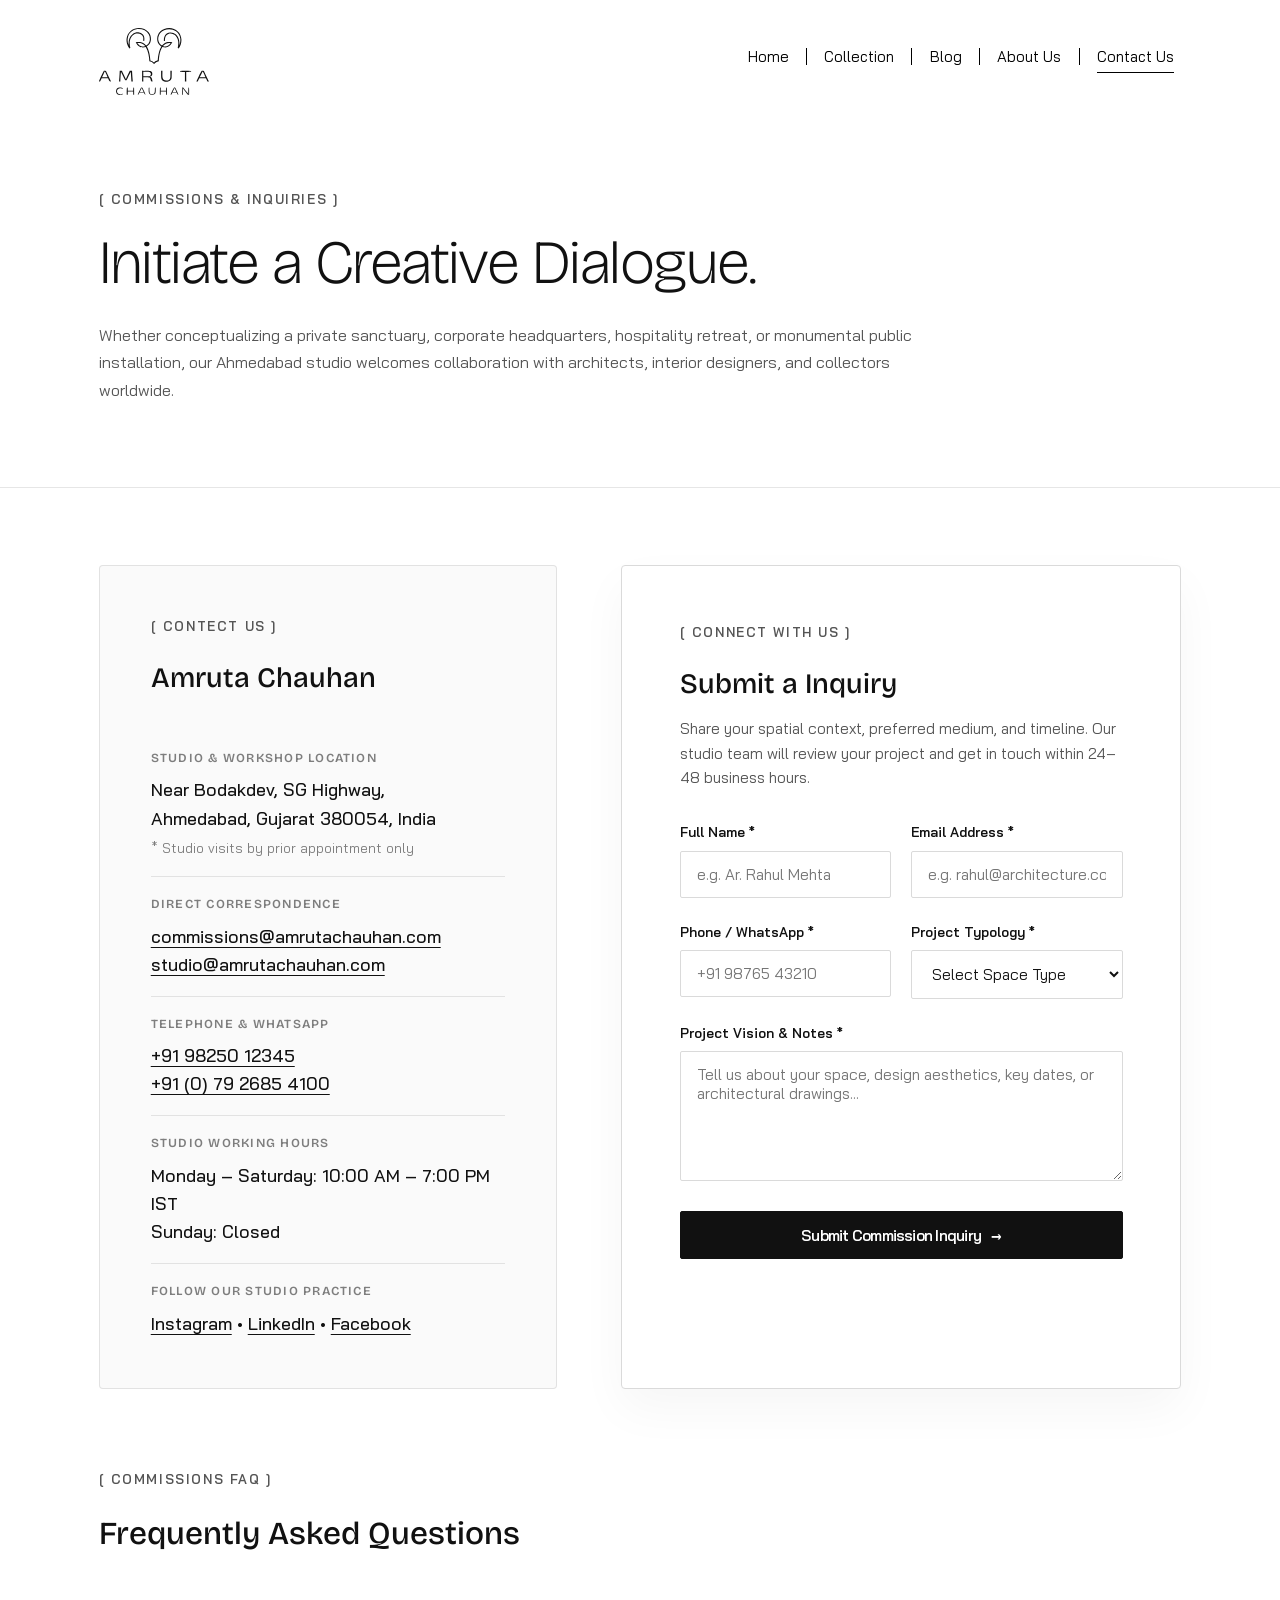
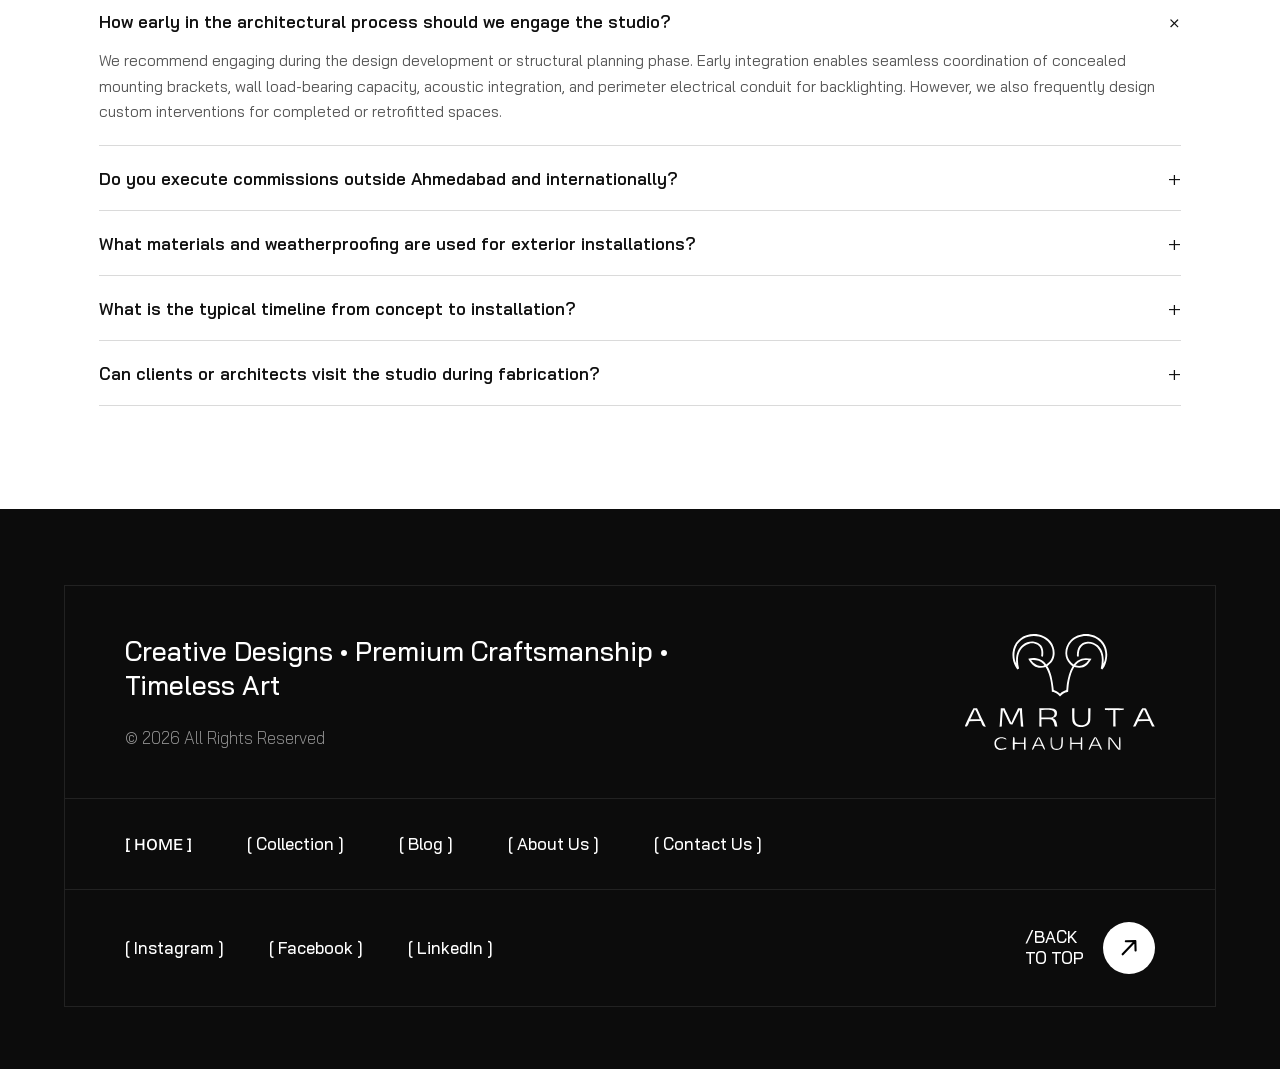
<file: contact.html>
<!DOCTYPE html>
<html lang="en">

<head>
  <meta charset="UTF-8" />
  <meta name="viewport" content="width=device-width, initial-scale=1.0" />
  <title>Contact Us | Amruta Chauhan — Commission Site-Specific Art</title>
  <meta name="description"
    content="Get in touch with Amruta Chauhan to commission custom site-specific artworks, murals, surface art, and sculptural installations in India and internationally." />
  <meta name="robots" content="index, follow" />
  <link rel="canonical" href="https://amrutachauhan.com/contact.html" />
  <link rel="icon" type="image/svg+xml" href="assets/images/logo-dark.svg" />
  <link rel="stylesheet" href="assets/css/style.css" />
</head>

<body>
  <div class="site-wrapper" id="top">
    <!-- Header / Navigation -->
    <header class="site-header" id="site-header">
      <div class="header-inner">
        <a href="index.html" class="brand-logo" id="header-logo" aria-label="Amruta Chauhan Home">
          <img src="assets/images/logo-dark.svg" alt="Amruta Chauhan Logo" width="146" height="89" />
        </a>

        <button class="mobile-menu-toggle" id="mobile-menu-toggle" aria-label="Toggle Menu" aria-expanded="false">
          <span></span>
          <span></span>
          <span></span>
        </button>

        <nav class="main-nav" id="main-nav" aria-label="Primary Navigation">
          <ul class="nav-list">
            <li class="nav-item">
              <a href="index.html" class="nav-link" id="nav-home">Home</a>
              <span class="nav-divider" aria-hidden="true"></span>
            </li>
            <li class="nav-item">
              <a href="collection.html" class="nav-link" id="nav-collection">Collection</a>
              <span class="nav-divider" aria-hidden="true"></span>
            </li>
            <li class="nav-item">
              <a href="blog.html" class="nav-link" id="nav-blog">Blog</a>
              <span class="nav-divider" aria-hidden="true"></span>
            </li>
            <li class="nav-item">
              <a href="about.html" class="nav-link" id="nav-about">About Us</a>
              <span class="nav-divider" aria-hidden="true"></span>
            </li>
            <li class="nav-item">
              <a href="contact.html" class="nav-link active" id="nav-contact">Contact Us</a>
            </li>
          </ul>
        </nav>
      </div>
    </header>

    <main id="contact-main">
      <!-- Subpage Hero -->
      <section class="subpage-hero" aria-label="Contact Overview">
        <div class="container-fluid">
          <span class="subpage-badge">[ COMMISSIONS &amp; INQUIRIES ]</span>
          <h1 class="subpage-title">Initiate a Creative Dialogue.</h1>
          <p class="subpage-lead">
            Whether conceptualizing a private sanctuary, corporate headquarters, hospitality retreat, or monumental
            public installation, our Ahmedabad studio welcomes collaboration with architects, interior designers, and
            collectors worldwide.
          </p>
        </div>
      </section>

      <!-- Main Contact Grid -->
      <section class="subpage-section" aria-label="Contact Information and Inquiry Form">
        <div class="container-fluid">
          <div class="contact-layout-grid">

            <!-- Left: Direct Studio Info -->
            <div class="contact-info-panel">
              <span class="subpage-badge">[ Contect US ]</span>
              <h2
                style="font-family: var(--font-syne); font-size: clamp(1.6rem, 2.2vw, 2.2rem); font-weight: 500; margin-bottom: 2rem;">
                Amruta Chauhan
              </h2>

              <div class="contact-info-block">
                <h3 class="contact-info-label">Studio &amp; Workshop Location</h3>
                <p class="contact-info-value">
                  Near Bodakdev, SG Highway,<br />
                  Ahmedabad, Gujarat 380054, India
                </p>
                <p style="font-size: 0.85rem; color: var(--color-text-gray); margin-top: 6px;">
                  * Studio visits by prior appointment only
                </p>
              </div>

              <div class="contact-info-block">
                <h3 class="contact-info-label">Direct Correspondence</h3>
                <p class="contact-info-value">
                  <a href="mailto:commissions@amrutachauhan.com">commissions@amrutachauhan.com</a><br />
                  <a href="mailto:studio@amrutachauhan.com">studio@amrutachauhan.com</a>
                </p>
              </div>

              <div class="contact-info-block">
                <h3 class="contact-info-label">Telephone &amp; WhatsApp</h3>
                <p class="contact-info-value">
                  <a href="tel:+919825012345">+91 98250 12345</a><br />
                  <a href="tel:+917926854100">+91 (0) 79 2685 4100</a>
                </p>
              </div>

              <div class="contact-info-block">
                <h3 class="contact-info-label">Studio Working Hours</h3>
                <p class="contact-info-value">
                  Monday &ndash; Saturday: 10:00 AM &ndash; 7:00 PM IST<br />
                  Sunday: Closed
                </p>
              </div>

              <div class="contact-info-block" style="border-bottom: none; margin-bottom: 0; padding-bottom: 0;">
                <h3 class="contact-info-label">Follow Our Studio Practice</h3>
                <p class="contact-info-value">
                  <a href="https://www.instagram.com/" target="_blank" rel="noopener noreferrer">Instagram</a> &bull;
                  <a href="https://www.linkedin.com/" target="_blank" rel="noopener noreferrer">LinkedIn</a> &bull;
                  <a href="https://www.facebook.com/" target="_blank" rel="noopener noreferrer">Facebook</a>
                </p>
              </div>
            </div>

            <!-- Right: Interactive Commission Form -->
            <div class="contact-form-panel">
              <span class="subpage-badge">[ Connect With Us ]</span>
              <h2
                style="font-family: var(--font-syne); font-size: clamp(1.6rem, 2.2vw, 2.2rem); font-weight: 500; margin-bottom: 0.75rem;">
                Submit a Inquiry
              </h2>
              <p style="font-size: 0.95rem; color: var(--color-text-muted); line-height: 1.6; margin-bottom: 2rem;">
                Share your spatial context, preferred medium, and timeline. Our studio team will review your project and
                get in touch within 24&ndash;48 business hours.
              </p>

              <form id="commission-inquiry-form" novalidate>
                <div class="form-group-row">
                  <div class="form-group">
                    <label for="contact-name" class="form-label">Full Name *</label>
                    <input type="text" id="contact-name" name="name" class="form-input"
                      placeholder="e.g. Ar. Rahul Mehta" required />
                  </div>
                  <div class="form-group">
                    <label for="contact-email" class="form-label">Email Address *</label>
                    <input type="email" id="contact-email" name="email" class="form-input"
                      placeholder="e.g. rahul@architecture.com" required />
                  </div>
                </div>

                <div class="form-group-row">
                  <div class="form-group">
                    <label for="contact-phone" class="form-label">Phone / WhatsApp *</label>
                    <input type="tel" id="contact-phone" name="phone" class="form-input" placeholder="+91 98765 43210"
                      required />
                  </div>
                  <div class="form-group">
                    <label for="contact-project-type" class="form-label">Project Typology *</label>
                    <select id="contact-project-type" name="projectType" class="form-select" required>
                      <option value="" disabled selected>Select Space Type</option>
                      <option value="private-residence">Private Residence / Bungalow</option>
                      <option value="corporate-headquarters">Corporate Headquarters / Office</option>
                      <option value="hospitality-hotel">Hospitality / Resort / Hotel</option>
                      <option value="public-landscape">Public Space / Landscape Garden</option>
                      <option value="other">Other / Custom Architecture</option>
                    </select>
                  </div>
                </div>


                <div class="form-group">
                  <label for="contact-message" class="form-label">Project Vision &amp; Notes *</label>
                  <textarea id="contact-message" name="message" class="form-textarea"
                    placeholder="Tell us about your space, design aesthetics, key dates, or architectural drawings..."
                    required></textarea>
                </div>

                <button type="submit" class="btn-dark" style="width: 100%; justify-content: center; padding: 16px;">
                  <span>Submit Commission Inquiry</span>
                  <span aria-hidden="true">&rarr;</span>
                </button>

                <div id="form-success-toast" class="form-success-toast" role="alert" aria-live="polite">
                  <strong>Inquiry Successfully Submitted!</strong><br />
                  Thank you for reaching out to Amruta Chauhan Studio. Our team will review your project details and
                  respond promptly.
                </div>
              </form>
            </div>

          </div>

          <!-- Frequently Asked Questions -->
          <div class="faq-wrap">
            <span class="subpage-badge">[ COMMISSIONS FAQ ]</span>
            <h2 class="faq-title">Frequently Asked Questions</h2>

            <div class="faq-list">

              <div class="faq-item is-open">
                <button type="button" class="faq-question">
                  <span>How early in the architectural process should we engage the studio?</span>
                  <span class="faq-icon" aria-hidden="true">+</span>
                </button>
                <div class="faq-answer">
                  We recommend engaging during the design development or structural planning phase. Early integration
                  enables seamless coordination of concealed mounting brackets, wall load-bearing capacity, acoustic
                  integration, and perimeter electrical conduit for backlighting. However, we also frequently design
                  custom interventions for completed or retrofitted spaces.
                </div>
              </div>

              <div class="faq-item">
                <button type="button" class="faq-question">
                  <span>Do you execute commissions outside Ahmedabad and internationally?</span>
                  <span class="faq-icon" aria-hidden="true">+</span>
                </button>
                <div class="faq-answer">
                  Yes. While our primary fabrication atelier is in Ahmedabad, our studio routinely ships and installs
                  custom artworks across Mumbai, Delhi, Bengaluru, Hyderabad, and overseas. For international
                  commissions, pieces are engineered in modular components for crated air or sea freight, accompanied by
                  detailed technical installation schematics and on-site supervision.
                </div>
              </div>

              <div class="faq-item">
                <button type="button" class="faq-question">
                  <span>What materials and weatherproofing are used for exterior installations?</span>
                  <span class="faq-icon" aria-hidden="true">+</span>
                </button>
                <div class="faq-answer">
                  Outdoor sculptures and murals employ robust architectural-grade materials: atmospheric weathering
                  Corten steel, marine-grade stainless steel (316L), high-temperature fired Gujarat terracotta with
                  hydrophobic sealants, and UV-stable mineral silicate patinas. Every exterior piece is engineered to
                  withstand heavy monsoons, intense sun, and seasonal thermal expansion.
                </div>
              </div>

              <div class="faq-item">
                <button type="button" class="faq-question">
                  <span>What is the typical timeline from concept to installation?</span>
                  <span class="faq-icon" aria-hidden="true">+</span>
                </button>
                <div class="faq-answer">
                  Timelines typically range between 4 to 12 weeks, depending on scale and complexity. Concept ideation
                  and material sample approval take approximately 2 weeks, followed by 3 to 8 weeks of artisanal
                  handcrafting and kiln firing, culminating in 2 to 4 days for on-site structural mounting and lighting
                  calibration.
                </div>
              </div>

              <div class="faq-item">
                <button type="button" class="faq-question">
                  <span>Can clients or architects visit the studio during fabrication?</span>
                  <span class="faq-icon" aria-hidden="true">+</span>
                </button>
                <div class="faq-answer">
                  We actively welcome architects, interior designers, and collectors to visit our Ahmedabad studio
                  atelier by appointment. Clients frequently visit during clay sculpting, bronze patination, and
                  pre-installation assembly to witness the handcrafted craftsmanship behind their commission.
                </div>
              </div>

            </div>
          </div>

        </div>
      </section>
    </main>

    <!-- Footer -->
    <footer class="site-footer" id="site-footer">
      <div class="footer-box-frame">
        <div class="footer-top-row">
          <div class="footer-top-left">
            <p class="footer-tagline">Creative Designs &bull; Premium Craftsmanship &bull; Timeless Art</p>
            <p class="footer-copyright">&copy; 2026 All Rights Reserved</p>
          </div>
          <a href="index.html" class="footer-logo" id="footer-logo" aria-label="Amruta Chauhan Home">
            <img src="assets/images/logo-light.svg" alt="Amruta Chauhan White Crest Logo" width="286" height="174" />
          </a>
        </div>

        <div class="footer-nav-row">
          <ul class="footer-nav-list">
            <li><a href="index.html" class="footer-nav-link font-syne" id="footer-nav-home">[ HOME ]</a></li>
            <li><a href="collection.html" class="footer-nav-link" id="footer-nav-collection">[ Collection ]</a></li>
            <li><a href="blog.html" class="footer-nav-link" id="footer-nav-blog">[ Blog ]</a></li>
            <li><a href="about.html" class="footer-nav-link" id="footer-nav-about">[ About Us ]</a></li>
            <li><a href="contact.html" class="footer-nav-link active" id="footer-nav-contact">[ Contact Us ]</a></li>
          </ul>
        </div>

        <!-- Row 3: Social Media Links (Left) & Back to Top (Right) -->
        <div class="footer-bottom-row">
          <ul class="footer-nav-list footer-social-list">
            <li><a href="https://www.instagram.com/" target="_blank" rel="noopener noreferrer" class="footer-nav-link"
                id="footer-social-instagram">[ Instagram ]</a></li>
            <li><a href="https://www.facebook.com/" target="_blank" rel="noopener noreferrer" class="footer-nav-link"
                id="footer-social-facebook">[ Facebook ]</a></li>
            <li><a href="https://www.linkedin.com/" target="_blank" rel="noopener noreferrer" class="footer-nav-link"
                id="footer-social-linkedin">[ LinkedIn ]</a></li>
          </ul>

          <div class="footer-back-to-top-wrap">
            <a href="#top" class="back-to-top-text" id="back-to-top-text" data-scroll-top>/BACK<br />TO TOP</a>
            <a href="#top" class="back-to-top-btn" id="back-to-top-btn" data-scroll-top aria-label="Back to top">
              <img src="assets/images/back-to-top-arrow.svg" alt="Back to top arrow" width="74" height="74" />
            </a>
          </div>
        </div>
      </div>
    </footer>
  </div>

  <script src="assets/js/main.js"></script>
</body>

</html>
</file>
<file: assets/css/style.css>
/* ==========================================================================
   Amruta Chauhan — Art | Integrated | Spaces
   Exact Figma Design Implementation (Frame 159:1844 - Bai Jamjuree)
   ========================================================================== */

@import url('https://fonts.googleapis.com/css2?family=Bai+Jamjuree:ital,wght@0,300;0,400;0,500;0,600;0,700;1,400&family=Poppins:wght@300;400;500&family=Syne:wght@400;500;600;700&display=swap');
@import url('https://fonts.googleapis.com/css2?family=Bricolage+Grotesque:opsz,wght@12..96,200..800&display=swap');

:root {
  --font-primary: 'Bai Jamjuree', sans-serif;
  --font-syne: 'Bricolage Grotesque', sans-serif;
  --font-poppins: 'Poppins', sans-serif;

  --color-white: #ffffff;
  --color-black: #000000;
  --color-dark: #111111;
  --color-charcoal: #232323;
  --color-footer-bg: #0c0c0c;
  --color-text-muted: #555555;
  --color-text-gray: #7e7e7e;
  --color-copyright: #969696;
  --color-border: #dadada;
  --color-border-subtle: rgba(17, 17, 17, 0.1);
  --color-footer-border: #222222;
}

*,
*::before,
*::after {
  box-sizing: border-box;
  margin: 0;
  padding: 0;
}

html {
  font-size: 16px;
}

h1,
h2,
h3,
h4,
h5,
h6 {
  font-family: var(--font-syne) !important;
}

body {
  font-family: var(--font-primary);
  background-color: var(--color-white);
  color: var(--color-dark);
  line-height: 1.5;
  overflow-x: clip;
  -webkit-font-smoothing: antialiased;
  -moz-osx-font-smoothing: grayscale;
}

img,
svg {
  display: block;
  max-width: 100%;
}

a {
  color: inherit;
  text-decoration: none;
  transition: opacity 0.25s ease, color 0.25s ease, transform 0.25s ease;
}

ul {
  list-style: none;
}

/* ==========================================================================
   Page Wrapper (1920px Figma Canvas Scaling)
   ========================================================================== */
.site-wrapper {
  width: 100%;
  max-width: 1920px;
  margin: 0 auto;
  background-color: var(--color-white);
  position: relative;
}

.container-fluid {
  width: 100%;
  padding-left: clamp(1.5rem, 7.7vw, 148px);
  padding-right: clamp(1.5rem, 7.7vw, 148px);
}

/* ==========================================================================
   1. Header / Navigation (y=52, x=148..1759)
   ========================================================================== */
.site-header {
  width: 100%;
  padding-top: clamp(20px, 2.2vw, 36px);
  padding-bottom: 20px;
  position: sticky;
  top: 0;
  z-index: 1000;
  background-color: var(--color-white);
  transition: transform 0.35s cubic-bezier(0.16, 1, 0.3, 1), box-shadow 0.3s ease;
}

.site-header.is-scrolled {
  box-shadow: 0 4px 16px rgba(0, 0, 0, 0.06);
  padding-top: 20px;
}

.site-header.is-hidden {
  transform: translateY(-100%);
}

.header-inner {
  display: flex;
  align-items: flex-start;
  justify-content: space-between;
  padding-left: clamp(1.5rem, 7.7vw, 148px);
  padding-right: clamp(1.5rem, 8.3vw, 161px);
}

.brand-logo {
  display: inline-block;
  width: clamp(110px, 7.6vw, 146px);
}

.brand-logo img {
  width: 100%;
  height: auto;
}

.main-nav {
  margin-top: 16px;
}

.nav-list {
  display: flex;
  align-items: center;
  gap: 0;
}

.nav-item {
  display: flex;
  align-items: center;
}

.nav-link {
  font-family: var(--font-primary);
  font-weight: 400;
  font-size: clamp(15px, 1.04vw, 20px);
  line-height: 25px;
  color: var(--color-black);
  text-transform: capitalize;
  padding: 0 clamp(12px, 1.35vw, 26px);
  position: relative;
}

.nav-item:first-child .nav-link {
  padding-left: 0;
}

.nav-item:last-child .nav-link {
  padding-right: 0;
}

.nav-link.font-syne-upper {
  font-family: var(--font-syne);
  text-transform: uppercase;
}

.nav-link.font-syne-title {
  font-family: var(--font-syne);
}

.nav-link::after {
  content: '';
  position: absolute;
  bottom: -4px;
  left: clamp(12px, 1.35vw, 26px);
  right: clamp(12px, 1.35vw, 26px);
  height: 1.5px;
  background-color: var(--color-black);
  transform: scaleX(0);
  transform-origin: right;
  transition: transform 0.3s ease;
}

.nav-item:first-child .nav-link::after {
  left: 0;
}

.nav-item:last-child .nav-link::after {
  right: 0;
}

.nav-link:hover::after,
.nav-link.active::after {
  transform: scaleX(1);
  transform-origin: left;
}

.nav-divider {
  width: 1px;
  height: 17px;
  background-color: var(--color-black);
  display: inline-block;
  flex-shrink: 0;
}

.mobile-menu-toggle {
  display: none;
  background: none;
  border: 1px solid var(--color-dark);
  width: 44px;
  height: 44px;
  align-items: center;
  justify-content: center;
  cursor: pointer;
  flex-direction: column;
  gap: 5px;
}

.mobile-menu-toggle span {
  display: block;
  width: 22px;
  height: 2px;
  background-color: var(--color-dark);
  transition: transform 0.3s ease, opacity 0.3s ease;
}

/* ==========================================================================
   2. Hero Section (Title y=265, Subtitle y=376, Illustration y=274..914)
   ========================================================================== */
.hero-section {
  position: relative;
  width: 100%;
  padding-top: clamp(40px, 6.4vw, 124px);
  text-align: center;
}

.hero-heading-wrap {
  position: relative;
  z-index: 2;
  padding: 0 1.5rem;
  margin-bottom: clamp(-30px, -4.5vw, -88px);
}

.hero-title {
  font-family: var(--font-primary);
  font-weight: 200;
  font-size: clamp(42px, 7vw, 128px);
  line-height: 1;
  letter-spacing: -0.00em;
  color: var(--color-dark);
  margin-bottom: clamp(12px, 1.3vw, 24px);
}

.hero-subtitle {
  font-family: var(--font-primary);
  font-weight: 400;
  font-size: clamp(18px, 1.56vw, 30px);
  line-height: 1.6;
  letter-spacing: -0.033em;
  color: var(--color-black);
  text-transform: capitalize;
}

.hero-illustration {
  width: 100%;
  position: relative;
  z-index: 1;
  overflow: hidden;
  user-select: none;
}

.hero-illustration-track {
  display: flex;
  width: max-content;
  will-change: transform;
  transform: translate3d(0, 0, 0);
  backface-visibility: hidden;
  -webkit-backface-visibility: hidden;
  animation: heroMarqueeLeft 180s linear infinite;
}

.hero-illustration-group {
  display: flex;
  flex-shrink: 0;
}

.hero-illustration-group img {
  display: block;
  height: clamp(260px, 33.33vw, 640px);
  width: auto;
  max-width: none;
  object-fit: contain;
  pointer-events: none;
  -webkit-user-drag: none;
}

@keyframes heroMarqueeLeft {
  0% {
    transform: translate3d(0, 0, 0);
  }

  100% {
    transform: translate3d(-50%, 0, 0);
  }
}

@media (prefers-reduced-motion: reduce) {
  .hero-illustration-track {
    animation: none;
  }
}

/* ==========================================================================
   3. Intro Statement & 4-Grid Art Categories (y=1157 & y=1583)
   ========================================================================== */
.intro-section {
  padding-top: clamp(80px, 12.6vw, 243px);
  padding-bottom: clamp(80px, 13.7vw, 264px);
}

.intro-statement {
  font-family: var(--font-primary);
  font-weight: 300;
  font-size: clamp(26px, 2.6vw, 50px);
  line-height: 1.08;
  letter-spacing: 0;
  color: var(--color-dark);
  max-width: 1292px;
}

/* Archidex 3D Line/Word Unfolding Animation on Scroll & Interactive Hover */
.rr_title_anim {
  perspective: 400px;
  -webkit-perspective: 400px;
  cursor: pointer;
}

.rr_title_anim .line {
  display: block;
  transform-style: preserve-3d;
  -webkit-transform-style: preserve-3d;
  backface-visibility: hidden;
  -webkit-backface-visibility: hidden;
  will-change: transform, opacity;
}

.rr_title_anim .word {
  display: inline-block;
  transform-style: preserve-3d;
  -webkit-transform-style: preserve-3d;
  backface-visibility: hidden;
  -webkit-backface-visibility: hidden;
  will-change: transform, opacity;
}

/* 4-Column Architectural Grid (1920px -> 4 columns of 480px) */
.services-grid-section {
  width: 100%;
  border-top: 1px solid var(--color-border);
  border-bottom: 1px solid var(--color-border);
}

.services-grid {
  display: grid;
  grid-template-columns: repeat(4, 1fr);
  width: 100%;
}

.grid-cell {
  border-right: 1px solid var(--color-border);
  border-bottom: 1px solid var(--color-border);
  padding: clamp(18px, 1.6vw, 30px);
  display: flex;
  flex-direction: column;
  justify-content: space-between;
  min-height: clamp(320px, 25.8vw, 495px);
  position: relative;
  background-color: var(--color-white);
}

.grid-cell.col-last,
.grid-cell.col-span-2-right {
  border-right: none;
}

.grid-cell.row-last {
  border-bottom: none;
}

.grid-cell.span-2 {
  grid-column: span 2;
}

/* Flush left image cells (Row 1 Col 1 & Row 4 Col 1-2 in Figma) */
.grid-cell.flush-left {
  padding-left: 0;
}

.grid-cell.flush-right {
  padding-right: 0;
}

.grid-img-wrap {
  width: 100%;
  height: 100%;
  overflow: hidden;
}

.grid-img-wrap img {
  width: 100%;
  height: 100%;
  object-fit: cover;
  transition: transform 0.6s cubic-bezier(0.22, 1, 0.36, 1);
}

.grid-cell:hover .grid-img-wrap img {
  transform: scale(1.03);
}

article.grid-cell,
.grid-cell-cta {
  position: relative;
  overflow: hidden;
  cursor: pointer;
  z-index: 1;
}

article.grid-cell::before,
.grid-cell-cta::before {
  content: '';
  position: absolute;
  left: 0;
  bottom: 0;
  width: 100%;
  height: 100%;
  background-color: var(--color-dark);
  transform: scaleY(0);
  transform-origin: bottom center;
  transition: transform 0.45s cubic-bezier(0.25, 1, 0.5, 1);
  z-index: 0;
  pointer-events: none;
}

article.grid-cell:hover::before,
.grid-cell-cta:hover::before {
  transform: scaleY(1);
}

.service-card-title {
  position: relative;
  z-index: 1;
  font-family: var(--font-primary);
  font-weight: 500;
  font-size: clamp(20px, 1.25vw, 24px);
  line-height: 1.25;
  color: var(--color-dark);
  transition: color 0.35s ease;
}

.service-card-desc {
  position: relative;
  z-index: 1;
  font-family: var(--font-primary);
  font-weight: 500;
  font-size: clamp(14px, 0.83vw, 16px);
  line-height: 1.38;
  color: var(--color-text-muted);
  margin-top: auto;
  padding-top: 2rem;
  transition: color 0.35s ease;
}

article.grid-cell:hover .service-card-title {
  color: var(--color-white);
}

article.grid-cell:hover .service-card-desc {
  color: rgba(255, 255, 255, 0.9);
}

.grid-cell-cta {
  display: flex;
  align-items: center;
  justify-content: center;
}

.explore-designs-link {
  display: inline-block;
  font-family: var(--font-primary);
  font-weight: 500;
  font-size: 16px;
  line-height: 1.2;
  color: var(--color-dark);
  padding-bottom: 5px;
  border-bottom: 2px solid var(--color-dark);
  position: relative;
  z-index: 1;
  transition: color 0.35s ease, border-color 0.35s ease, transform 0.25s ease;
}

.explore-designs-link::after {
  content: '';
  position: absolute;
  inset: -200px;
  z-index: 2;
}

.grid-cell-cta:hover .explore-designs-link {
  color: var(--color-white);
  border-bottom-color: var(--color-white);
}

/* ==========================================================================
   4. Collection Showcase Section (Group 71, y=3881)
   ========================================================================== */
.collection-section {
  padding-top: clamp(80px, 14.2vw, 273px);
}

.collection-header {
  display: flex;
  align-items: flex-start;
  justify-content: space-between;
  gap: 2.5rem;
  padding-bottom: clamp(40px, 4.1vw, 79px);
}

.section-tag {
  display: inline-flex;
  align-items: center;
  gap: 10px;
  height: 30px;
  padding: 0 18px;
  border: 1px solid rgba(17, 17, 17, 0.5);
  border-radius: 999px;
  font-family: var(--font-primary);
  font-weight: 500;
  font-size: 14px;
  line-height: 24px;
  letter-spacing: 0.01em;
  text-transform: uppercase;
  color: var(--color-dark);
  margin-bottom: 14px;
}

.section-tag-dot {
  width: 6px;
  height: 6px;
  border-radius: 50%;
  background-color: var(--color-dark);
  display: inline-block;
}

.section-heading-lg {
  font-family: var(--font-primary);
  font-weight: 200;
  font-size: clamp(36px, 3.8vw, 80px);
  line-height: 1.075;
  letter-spacing: 0;
  color: var(--color-dark);
  max-width: 820px;
}

.collection-header-right {
  max-width: 493px;
  padding-top: 32px;
}

.collection-intro-text {
  font-family: var(--font-primary);
  font-weight: 500;
  font-size: 16px;
  line-height: 22px;
  color: var(--color-text-muted);
  margin-bottom: 33px;
}

.btn-dark {
  display: inline-flex;
  align-items: center;
  justify-content: center;
  gap: 16px;
  height: 48px;
  padding: 0 36px;
  background-color: var(--color-dark);
  color: var(--color-white);
  font-family: var(--font-primary);
  font-weight: 500;
  font-size: 16px;
  letter-spacing: -0.05em;
  border: 1px solid var(--color-dark);
  transition: background-color 0.3s ease, color 0.3s ease;
}

.btn-dark:hover {
  background-color: transparent;
  color: var(--color-dark);
}

.btn-dark .btn-arrow {
  display: inline-block;
  font-size: 13px;
  transform: rotate(-45deg);
  transition: transform 0.3s ease;
}

.btn-dark:hover .btn-arrow {
  transform: rotate(0deg) translateX(3px);
}

/* ==========================================================================
   4. Featured Collection Showcase (Archidex index-08 Showcase Snap Slider)
   ========================================================================== */
.collection-section {
  position: relative;
  width: 100%;
}

.rr-portfolio-area {
  position: relative;
  width: 100%;
  height: 100vh;
  overflow: hidden;
}

.rr-snap-slider-holder,
.rr-snap-slider-images,
.rr-snap-slider-images-wrapper {
  position: relative;
  width: 100%;
  height: 100%;
  overflow: hidden;
}

.rr-snap-slide {
  width: 100vw;
  max-width: 100%;
  height: 100vh;
  position: absolute;
  top: 0;
  left: 0;
  right: 0;
  bottom: 0;
  overflow: hidden;
  display: flex;
  justify-content: center;
  align-items: center;
  background-color: transparent;
  /* No black background */
  will-change: clip-path;
  backface-visibility: hidden;
  -webkit-backface-visibility: hidden;
}

.rr-snap-slide:nth-child(1) {
  z-index: 1;
}

.rr-snap-slide:nth-child(2) {
  z-index: 2;
}

.rr-snap-slide:nth-child(3) {
  z-index: 3;
}

.rr-snap-slide:nth-child(4) {
  z-index: 4;
}

.rr-snap-slide:nth-child(5) {
  z-index: 5;
}

.rr-snap-slide .img-mask {
  width: 100%;
  height: 100%;
  display: block;
  position: absolute;
  inset: 0;
  opacity: 1;
  backface-visibility: hidden;
  -webkit-backface-visibility: hidden;
}

.rr-snap-slide .img-mask .section-image {
  position: absolute;
  inset: 0;
  height: 100%;
  width: 100%;
  backface-visibility: hidden;
  -webkit-backface-visibility: hidden;
}

.rr-snap-slide .img-mask .section-image img,
.rr-snap-slide .img-mask .section-image .collection-bg-img {
  height: 100%;
  width: 100%;
  object-fit: cover;
  display: block;
  backface-visibility: hidden;
  -webkit-backface-visibility: hidden;
  transform: translate3d(0, 0, 0);
}

.rr-snap-slide .collection-stage-overlay {
  position: absolute;
  inset: 0;
  background: radial-gradient(circle at center, rgba(0, 0, 0, 0.04) 0%, rgba(0, 0, 0, 0.28) 100%);
  pointer-events: none;
  z-index: 2;
  backface-visibility: hidden;
  -webkit-backface-visibility: hidden;
}

/* White Box on Each Slide (Archidex index-08 locked screen coordinates) */
.rr-snap-slide .collection-floating-card {
  position: absolute;
  top: 50%;
  right: clamp(24px, 8vw, 130px);
  transform: translateY(-50%) translateZ(0);
  width: clamp(290px, 23.4vw, 420px);
  height: clamp(480px, 34vw, 560px);
  background-color: var(--color-white);
  padding: clamp(24px, 2.5vw, 42px) clamp(20px, 2vw, 32px);
  display: flex;
  flex-direction: column;
  justify-content: space-between;
  text-align: center;
  box-shadow: 0 25px 65px rgba(0, 0, 0, 0.28);
  z-index: 10;
  pointer-events: auto;
}

.floating-card-title {
  font-family: var(--font-primary);
  font-weight: 500;
  font-size: clamp(20px, 1.45vw, 28px);
  line-height: 1.25;
  color: var(--color-dark);
  margin-bottom: clamp(14px, 1.4vw, 22px);
  min-height: 2.6em;
  display: flex;
  align-items: center;
  justify-content: center;
  text-transform: uppercase;
}

.floating-card-title a {
  color: inherit;
  text-decoration: none;
}

.floating-card-thumb {
  width: 100%;
  aspect-ratio: 3 / 2;
  margin: 0 auto clamp(16px, 1.6vw, 24px);
  overflow: hidden;
  display: block;
  background-color: #f4f4f4;
  position: relative;
}

.floating-card-thumb img {
  width: 100%;
  height: 100%;
  object-fit: cover;
  display: block;
  transform: scale(1);
  transition: transform 0.7s cubic-bezier(0.16, 1, 0.3, 1);
  will-change: transform;
}

.collection-floating-card:hover .floating-card-thumb img {
  transform: scale(1.05);
}

.floating-card-meta {
  font-family: var(--font-primary);
  font-weight: 500;
  font-size: clamp(13px, 0.88vw, 16px);
  line-height: 1.35;
  color: var(--color-dark);
  text-transform: uppercase;
  letter-spacing: 0.05em;
  margin: 0;
}

/* ==========================================================================
   5. Explore Our Creative Process (y=5558..7445)
   ========================================================================== */
.process-section {
  position: relative;
  z-index: 20;
  background-color: var(--color-white);
  padding-top: clamp(80px, 9.6vw, 185px);
  padding-bottom: clamp(60px, 4.5vw, 86px);
}

.process-header {
  padding-bottom: clamp(40px, 3.7vw, 71px);
}

.process-table-wrap {
  margin-left: clamp(1.5rem, 3.54vw, 68px);
  margin-right: clamp(1.5rem, 3.54vw, 68px);
  border-top: 1px solid var(--color-border-subtle);
  border-bottom: 1px solid var(--color-border-subtle);
}

.process-row {
  display: grid;
  grid-template-columns: 44% 56%;
  border-bottom: 1px solid var(--color-border-subtle);
  min-height: clamp(260px, 20vw, 340px);
  background-color: var(--color-white);
  transition: background-color 0.4s cubic-bezier(0.25, 1, 0.5, 1);
  overflow: hidden;
}

.process-row:last-child {
  border-bottom: none;
}

.process-left-media {
  position: relative;
  overflow: hidden;
  background-color: #f7f7f7;
  border-right: 1px solid var(--color-border-subtle);
  width: 100%;
  height: 100%;
  min-height: 100%;
}

.process-left-media img {
  position: absolute;
  top: 0;
  left: 0;
  width: 100%;
  height: 100%;
  object-fit: cover;
  object-position: center center;
  display: block;
  clip-path: inset(0 100% 0 0);
  opacity: 0.3;
  transform: scale(1.03);
  transition: clip-path 0.7s cubic-bezier(0.25, 1, 0.5, 1), opacity 0.5s ease, transform 0.7s cubic-bezier(0.25, 1, 0.5, 1);
}

.process-row:hover .process-left-media img,
.process-row.is-active .process-left-media img {
  clip-path: inset(0 0 0 0);
  opacity: 1;
  transform: scale(1);
}

.process-right-content {
  padding: clamp(32px, 3.6vw, 56px) clamp(28px, 4.8vw, 90px);
  display: flex;
  flex-direction: column;
  justify-content: center;
  background-color: var(--color-white);
  cursor: pointer;
  position: relative;
  overflow: hidden;
  z-index: 1;
}

.process-right-content::before {
  content: '';
  position: absolute;
  top: 0;
  right: 0;
  bottom: 0;
  left: 0;
  background-color: var(--color-dark);
  z-index: 1;
  clip-path: inset(0 0 0 100%);
  transition: clip-path 0.7s cubic-bezier(0.25, 1, 0.5, 1);
}

.process-row:hover .process-right-content::before,
.process-row.is-active .process-right-content::before {
  clip-path: inset(0 0 0 0);
}

.process-step-header {
  position: relative;
  z-index: 2;
  display: flex;
  align-items: center;
  gap: clamp(24px, 4.2vw, 82px);
  margin-bottom: 20px;
}

.process-step-num {
  position: relative;
  z-index: 2;
  width: 44px;
  height: 44px;
  border-radius: 50%;
  border: 1px solid var(--color-border-subtle);
  display: inline-flex;
  align-items: center;
  justify-content: center;
  font-family: var(--font-primary);
  font-weight: 500;
  font-size: clamp(16px, 1.25vw, 22px);
  color: var(--color-dark);
  flex-shrink: 0;
  background-color: transparent;
  transition: color 0.35s ease, border-color 0.35s ease, background-color 0.35s ease;
}

.process-row:hover .process-step-num,
.process-row.is-active .process-step-num {
  color: var(--color-white);
  border-color: rgba(255, 255, 255, 0.3);
  background-color: rgba(255, 255, 255, 0.08);
}

.process-step-title {
  position: relative;
  z-index: 2;
  font-family: var(--font-primary);
  font-weight: 500;
  font-size: clamp(20px, 1.35vw, 26px);
  line-height: 1.25;
  text-transform: uppercase;
  color: var(--color-dark);
  transition: color 0.35s ease;
}

.process-row:hover .process-step-title,
.process-row.is-active .process-step-title {
  color: var(--color-white);
}

.process-step-desc {
  position: relative;
  z-index: 2;
  font-family: var(--font-primary);
  font-weight: 400;
  font-size: clamp(14px, 0.83vw, 16px);
  line-height: 1.6;
  color: var(--color-text-muted);
  padding-left: clamp(0px, 6.35vw, 126px);
  max-width: 720px;
  transition: color 0.35s ease;
}

.process-row:hover .process-step-desc,
.process-row.is-active .process-step-desc {
  color: rgba(255, 255, 255, 0.78);
}

.process-learn-more {
  position: relative;
  z-index: 2;
  display: inline-flex;
  align-items: center;
  font-family: var(--font-primary);
  font-weight: 500;
  font-size: clamp(14px, 0.9vw, 16px);
  color: var(--color-white);
  text-decoration: underline;
  text-underline-offset: 6px;
  text-decoration-thickness: 1.5px;
  margin-top: clamp(18px, 1.8vw, 28px);
  margin-left: clamp(0px, 6.35vw, 126px);
  opacity: 0;
  transform: translateY(10px);
  transition: opacity 0.35s cubic-bezier(0.25, 1, 0.5, 1), transform 0.35s cubic-bezier(0.25, 1, 0.5, 1), color 0.25s ease;
  width: fit-content;
}

.process-learn-more:hover {
  color: rgba(255, 255, 255, 0.85);
}

.process-row:hover .process-learn-more,
.process-row.is-active .process-learn-more {
  opacity: 1;
  transform: translateY(0);
}

/* ==========================================================================
   6. Artist Spotlight & Stats Section (y=7531..8893)
   ========================================================================== */
.artist-spotlight-section {
  position: relative;
  width: 100%;
}

.artist-banner-wrap {
  position: relative;
  width: 100%;
  overflow: hidden;
}

.artist-banner-img {
  width: 100%;
  height: auto;
  display: block;
}

.artist-bio-card {
  position: absolute;
  left: 17.4%;
  bottom: 0;
  width: 45.2%;
  max-width: 868px;
  background-color: var(--color-dark);
  color: var(--color-white);
  padding: clamp(24px, 2.8vw, 52px) clamp(24px, 2.9vw, 56px);
  overflow: hidden;
  z-index: 3;
  box-sizing: border-box;
}

.artist-bio-title {
  font-family: var(--font-primary);
  font-weight: 700;
  font-size: clamp(20px, 1.85vw, 36px);
  line-height: 1.15;
  text-transform: uppercase;
  color: var(--color-white);
  margin-bottom: clamp(12px, 1.25vw, 24px);
  position: relative;
  z-index: 2;
}

.artist-bio-text {
  font-family: var(--font-primary);
  font-weight: 400;
  font-size: clamp(12px, 0.94vw, 17px);
  line-height: 1.45;
  color: var(--color-white);
  text-transform: capitalize;
  max-width: 580px;
  margin-bottom: clamp(16px, 2vw, 34px);
  position: relative;
  z-index: 2;
}

.artist-bio-link {
  display: inline-block;
  font-family: var(--font-primary);
  font-weight: 500;
  font-size: clamp(14px, 0.94vw, 18px);
  line-height: 1.2;
  color: var(--color-white);
  padding-bottom: 4px;
  border-bottom: 2px solid var(--color-white);
  position: relative;
  z-index: 2;
}

.artist-bio-link:hover {
  opacity: 0.8;
}

.artist-bio-watermark {
  position: absolute;
  right: clamp(10px, 2vw, 30px);
  bottom: 0;
  width: clamp(140px, 14vw, 240px);
  opacity: 0.2;
  pointer-events: none;
  z-index: 1;
}

/* Stats Counter Row (500+, 90+, 100+) */
.stats-section {
  position: relative;
  background-color: var(--color-white);
  padding-top: clamp(60px, 6vw, 115px);
  padding-bottom: clamp(50px, 5vw, 95px);
  overflow: hidden;
}

.stats-blueprint-bg {
  position: absolute;
  left: 0;
  bottom: 0;
  width: clamp(260px, 28vw, 480px);
  height: clamp(100px, 11vw, 175px);
  object-fit: cover;
  object-position: top left;
  pointer-events: none;
  z-index: 0;
  opacity: 0.55;
}

.stats-grid {
  position: relative;
  z-index: 1;
  display: grid;
  grid-template-columns: repeat(3, 1fr);
  gap: clamp(2rem, 5vw, 96px);
  padding-left: clamp(1.5rem, 9.6vw, 184px);
  padding-right: clamp(1.5rem, 9.6vw, 184px);
}

.stat-item {
  display: flex;
  flex-direction: column;
}

.stat-number {
  font-family: var(--font-primary);
  font-weight: 300;
  font-size: clamp(56px, 8.2vw, 140px);
  line-height: 0.95;
  color: var(--color-dark);
  margin-bottom: clamp(16px, 1.8vw, 30px);
  letter-spacing: -0.02em;
}

.stat-label {
  font-family: var(--font-primary);
  font-weight: 600;
  font-size: clamp(18px, 1.35vw, 25px);
  line-height: 1.25;
  color: var(--color-dark);
  text-transform: capitalize;
  margin-bottom: clamp(8px, 0.8vw, 14px);
}

.stat-desc {
  font-family: var(--font-primary);
  font-weight: 400;
  font-size: clamp(14px, 1vw, 19px);
  line-height: 1.35;
  color: var(--color-text-gray);
  text-transform: capitalize;
  max-width: 320px;
}

/* ==========================================================================
   7. Split-Screen Featured Art Showcases (Sticky Smooth Fade Transition)
   ========================================================================== */
.showcase-split-section {
  position: relative;
  width: 100%;
  height: 300vh;
  /* 3 slides scroll runway */
}

.showcase-sticky-wrap {
  position: sticky;
  top: 0;
  left: 0;
  width: 100%;
  height: 100vh;
  min-height: 620px;
  overflow: hidden;
  background-color: #1c1c1c;
}

.showcase-panel {
  position: absolute;
  top: 0;
  left: 0;
  width: 100%;
  height: 100%;
  display: grid;
  grid-template-columns: 1fr 1fr;
  overflow: hidden;
  background-color: #1c1c1c;
  opacity: 1;
  visibility: visible;
  pointer-events: none;
  transform: translateY(calc(var(--slide-offset, 0) * 100%));
  transition: transform 0.85s cubic-bezier(0.22, 1, 0.36, 1);
  will-change: transform;
  z-index: 1;
}

.showcase-panel:nth-child(1) {
  --slide-offset: 0;
}

.showcase-panel:nth-child(2) {
  --slide-offset: 1;
}

.showcase-panel:nth-child(3) {
  --slide-offset: 2;
}

.showcase-panel.is-active {
  pointer-events: auto;
}

.showcase-left {
  position: relative;
  background-color: #1c1c1c;
  color: var(--color-white);
  padding: clamp(40px, 5.5vw, 100px) clamp(28px, 5.8vw, 112px);
  display: flex;
  flex-direction: column;
  justify-content: center;
  overflow: hidden;
  height: 100%;
}

.showcase-panel.panel-charcoal .showcase-left {
  background-color: var(--color-charcoal);
}

.showcase-watermark {
  position: absolute;
  pointer-events: none;
  z-index: 1;
}

.showcase-watermark.wm-1 {
  right: 0;
  bottom: 0;
  height: 92%;
  max-height: 880px;
  width: auto;
  object-fit: contain;
  object-position: right bottom;
  opacity: 0.45;
}

.showcase-watermark.wm-2 {
  left: 50%;
  top: 50%;
  transform: translate(-50%, -50%);
  width: clamp(480px, 46vw, 780px);
  max-width: 92%;
  height: auto;
  opacity: 0.42;
}

.showcase-watermark.wm-3 {
  left: 50%;
  top: 50%;
  transform: translate(-50%, -50%);
  width: 95%;
  max-width: 860px;
  height: auto;
  opacity: 0.42;
}

.showcase-text-box {
  position: relative;
  z-index: 2;
  max-width: 620px;
  opacity: 1;
  transform: none;
}

.showcase-panel.is-active .showcase-text-box {
  transform: none;
  opacity: 1;
}

.showcase-title {
  font-family: var(--font-syne), sans-serif;
  font-weight: 200;
  font-size: clamp(36px, 3.8vw, 64px);
  line-height: 1.15;
  letter-spacing: 0;
  color: var(--color-white);
  margin-bottom: clamp(20px, 2.2vw, 36px);
  max-width: 520px;
}

.showcase-subtitle {
  font-family: var(--font-primary);
  font-weight: 400;
  font-size: clamp(15px, 1.15vw, 19px);
  line-height: 1.5;
  color: rgba(255, 255, 255, 0.9);
  margin-bottom: clamp(24px, 2.5vw, 40px);
  max-width: 440px;
}

.showcase-body {
  font-family: var(--font-primary);
  font-weight: 400;
  font-size: clamp(13px, 0.95vw, 15.5px);
  line-height: 1.65;
  color: rgba(255, 255, 255, 0.78);
  display: flex;
  flex-direction: column;
  gap: 10px;
  max-width: 100%;
}

.showcase-body-line {
  white-space: nowrap;
}

.showcase-right {
  position: relative;
  width: 100%;
  height: 100%;
  overflow: hidden;
}

.showcase-right img {
  width: 100%;
  height: 100%;
  object-fit: cover;
  display: block;
  transform: none;
}

.showcase-panel.is-active .showcase-right img,
.showcase-panel:hover .showcase-right img,
.showcase-right:hover img,
.showcase-right img:hover {
  transform: none;
  transition: none;
}

/* Slide Indicator Dots in Sticky Showcase */
.showcase-indicators {
  position: absolute;
  bottom: clamp(28px, 3.5vw, 54px);
  left: clamp(28px, 5.8vw, 112px);
  display: flex;
  align-items: center;
  gap: 12px;
  z-index: 10;
}

.showcase-indicator-dot {
  width: 28px;
  height: 3px;
  border: none;
  background-color: rgba(255, 255, 255, 0.3);
  border-radius: 2px;
  cursor: pointer;
  padding: 0;
  transition: all 0.4s cubic-bezier(0.25, 1, 0.5, 1);
}

.showcase-indicator-dot:hover {
  background-color: rgba(255, 255, 255, 0.6);
}

.showcase-indicator-dot.is-active {
  width: 56px;
  background-color: var(--color-white);
}

/* ==========================================================================
   8. Latest Artistic Insights (Blog Section, y=12678..13451)
   ========================================================================== */
.insights-section {
  padding-top: clamp(80px, 9.6vw, 185px);
  padding-bottom: clamp(80px, 9.6vw, 185px);
}

.insights-header {
  margin-bottom: clamp(40px, 3.85vw, 74px);
}

.insights-grid {
  display: grid;
  grid-template-columns: 52.5% 43.5%;
  justify-content: space-between;
  align-items: start;
  gap: 2.5rem;
}

.insight-featured-card {
  display: block;
}

.insight-featured-img-wrap {
  width: 100%;
  overflow: hidden;
  margin-bottom: 20px;
}

.insight-featured-img-wrap img {
  width: 100%;
  height: auto;
  object-fit: cover;
  transition: transform 0.6s ease;
}

.insight-featured-card:hover .insight-featured-img-wrap img {
  transform: scale(1.03);
}

.insight-meta {
  display: flex;
  align-items: center;
  gap: 12px;
  font-family: var(--font-primary);
  font-weight: 500;
  font-size: 15px;
  line-height: 22px;
  letter-spacing: -0.03em;
  color: var(--color-text-muted);
  text-transform: uppercase;
  margin-bottom: 10px;
}

.insight-meta-dot {
  width: 4px;
  height: 4px;
  background-color: var(--color-text-muted);
  display: inline-block;
}

.insight-featured-title {
  font-family: var(--font-primary);
  font-weight: 500;
  font-size: clamp(20px, 1.25vw, 24px);
  line-height: 1.25;
  letter-spacing: -0.03em;
  color: var(--color-dark);
}

.insights-list {
  display: flex;
  flex-direction: column;
}

.insight-row {
  display: flex;
  align-items: center;
  justify-content: space-between;
  gap: 1.5rem;
  padding: 22px 0;
  border-bottom: 1px solid var(--color-border-subtle);
}

.insight-row:first-child {
  padding-top: 0;
}

.insight-row-title {
  font-family: var(--font-primary);
  font-weight: 500;
  font-size: clamp(18px, 1.25vw, 24px);
  line-height: 1.25;
  letter-spacing: -0.03em;
  color: var(--color-dark);
  margin-bottom: 10px;
  transition: color 0.25s ease;
}

.insight-row:hover .insight-row-title {
  color: var(--color-text-muted);
}

.insight-arrow-btn {
  width: 56px;
  height: 56px;
  border-radius: 50%;
  border: 1px solid rgba(0, 0, 0, 0.1);
  display: inline-flex;
  align-items: center;
  justify-content: center;
  flex-shrink: 0;
  color: var(--color-dark);
  font-size: 16px;
  transition: background-color 0.3s ease, color 0.3s ease, transform 0.3s ease;
}

.insight-row:hover .insight-arrow-btn {
  background-color: var(--color-dark);
  color: var(--color-white);
  transform: translateX(4px);
}

/* ==========================================================================
   9. Dark Footer (y=13636..14415, #0c0c0c with 3 nested boxes #222222)
   ========================================================================== */
.site-footer {
  background-color: var(--color-footer-bg);
  color: var(--color-white);
  padding: clamp(48px, 6vw, 116px) clamp(1.5rem, 5vw, 96px) clamp(48px, 4.8vw, 93px);
}

.footer-box-frame {
  border: 1px solid var(--color-footer-border);
  width: 100%;
}

.footer-top-row {
  display: flex;
  align-items: center;
  justify-content: space-between;
  gap: 2rem;
  padding: clamp(32px, 3.75vw, 72px) clamp(24px, 4.7vw, 91px);
  border-bottom: 1px solid var(--color-footer-border);
}

.footer-tagline {
  font-family: var(--font-primary);
  font-weight: 500;
  font-size: clamp(22px, 2.08vw, 40px);
  line-height: 1.25;
  color: var(--color-white);
  max-width: 591px;
  margin-bottom: 26px;
}

.footer-copyright {
  font-family: var(--font-primary);
  font-weight: 300;
  font-size: clamp(16px, 1.3vw, 25px);
  line-height: 1.25;
  color: var(--color-copyright);
}

.footer-logo {
  width: clamp(160px, 14.8vw, 286px);
  flex-shrink: 0;
}

.footer-logo img {
  width: 100%;
  height: auto;
}

.footer-nav-row {
  padding: clamp(24px, 2.6vw, 50px) clamp(24px, 4.7vw, 91px);
  border-bottom: 1px solid var(--color-footer-border);
}

.footer-nav-list {
  display: flex;
  flex-wrap: wrap;
  align-items: center;
  gap: clamp(20px, 4.3vw, 83px);
}

.footer-nav-link {
  font-family: var(--font-primary);
  font-weight: 500;
  font-size: clamp(16px, 1.3vw, 25px);
  line-height: 1.25;
  color: var(--color-white);
}

.footer-nav-link.font-syne {
  font-family: var(--font-syne);
}

.footer-nav-link:hover {
  opacity: 0.7;
}

.footer-bottom-row {
  display: flex;
  align-items: center;
  justify-content: space-between;
  padding: clamp(24px, 2.5vw, 48px) clamp(24px, 4.7vw, 91px);
  gap: 1.5rem;
  flex-wrap: wrap;
}

.footer-social-title {
  font-family: var(--font-syne), sans-serif;
  font-weight: 600;
  font-size: clamp(16px, 1.3vw, 24px);
  line-height: 1.25;
  color: var(--color-white);
  text-transform: uppercase;
  letter-spacing: -0.01em;
}

.footer-social-list {
  display: flex;
  flex-wrap: wrap;
  align-items: center;
  gap: clamp(20px, 3.5vw, 60px);
}

.footer-social-links {
  display: flex;
  align-items: center;
  gap: clamp(10px, 1vw, 18px);
  flex-wrap: wrap;
}

.social-icon-btn {
  display: inline-flex;
  align-items: center;
  gap: 10px;
  padding: clamp(10px, 0.8vw, 14px) clamp(16px, 1.4vw, 24px);
  border: 1px solid rgba(255, 255, 255, 0.25);
  border-radius: 999px;
  color: var(--color-white);
  font-family: var(--font-primary);
  font-weight: 500;
  font-size: clamp(13px, 0.85vw, 15px);
  line-height: 1;
  text-decoration: none;
  background-color: transparent;
  transition: background-color 0.3s cubic-bezier(0.22, 1, 0.36, 1),
    color 0.3s cubic-bezier(0.22, 1, 0.36, 1),
    border-color 0.3s cubic-bezier(0.22, 1, 0.36, 1),
    transform 0.3s cubic-bezier(0.22, 1, 0.36, 1);
}

.social-icon-btn svg {
  flex-shrink: 0;
  transition: transform 0.3s ease;
}

.social-icon-btn:hover {
  background-color: var(--color-white);
  color: var(--color-dark);
  border-color: var(--color-white);
  transform: translateY(-2px);
}

.social-icon-btn:hover svg {
  transform: scale(1.1);
}

.footer-back-to-top-wrap {
  display: inline-flex;
  align-items: center;
  gap: clamp(14px, 1.5vw, 24px);
}

.back-to-top-text {
  font-family: var(--font-primary);
  font-weight: 500;
  font-size: clamp(16px, 1.3vw, 25px);
  line-height: 1.25;
  color: var(--color-white);
  text-transform: uppercase;
  cursor: pointer;
  text-decoration: none;
  transition: opacity 0.25s ease;
}

.back-to-top-text:hover {
  opacity: 0.75;
}

.back-to-top-btn {
  width: clamp(52px, 3.85vw, 74px);
  height: clamp(52px, 3.85vw, 74px);
  border-radius: 50%;
  display: inline-flex;
  align-items: center;
  justify-content: center;
  cursor: pointer;
  transition: transform 0.3s ease;
}

.back-to-top-btn:hover {
  transform: translateY(-4px);
}

.back-to-top-btn img {
  width: 100%;
  height: 100%;
}

/* ==========================================================================
   Empty Inner Page Shell (Collection, Blog, About Us, Contact Us)
   ========================================================================== */
.empty-page-main {
  min-height: 62vh;
  display: flex;
  align-items: center;
  justify-content: center;
  padding: 6rem 1.5rem;
}

/* ==========================================================================
   Scroll Reveal Utility
   ========================================================================== */
.reveal-up {
  opacity: 0;
  transform: translateY(24px);
  transition: opacity 0.7s cubic-bezier(0.22, 1, 0.36, 1),
    transform 0.7s cubic-bezier(0.22, 1, 0.36, 1);
}

.reveal-up.is-visible {
  opacity: 1;
  transform: translateY(0);
}


/* ==========================================================================
   Subpages Theme & Component Styles (Collection, Blog, About, Contact)
   ========================================================================== */

/* Subpage Hero */
.subpage-hero {
  padding-top: clamp(40px, 5.5vw, 90px);
  padding-bottom: clamp(32px, 4vw, 64px);
  border-bottom: 1px solid var(--color-border-subtle);
  position: relative;
}

.subpage-badge {
  display: inline-flex;
  align-items: center;
  gap: 8px;
  font-family: var(--font-primary);
  font-size: 0.825rem;
  font-weight: 600;
  letter-spacing: 0.12em;
  text-transform: uppercase;
  color: var(--color-text-muted);
  margin-bottom: 1.25rem;
}

.subpage-title {
  font-family: var(--font-syne), sans-serif;
  font-size: clamp(2.5rem, 4.8vw, 4.6rem);
  font-weight: 200;
  line-height: 1.12;
  letter-spacing: -0.025em;
  color: var(--color-dark);
  max-width: 1100px;
  margin-bottom: 1.5rem;
}

.subpage-lead {
  font-family: var(--font-primary);
  font-size: clamp(1rem, 1.2vw, 1.25rem);
  line-height: 1.7;
  color: var(--color-text-muted);
  max-width: 820px;
  margin-bottom: 2rem;
}

/* Common Section Spacing */
.subpage-section {
  padding-top: clamp(50px, 6vw, 100px);
  padding-bottom: clamp(60px, 8vw, 120px);
}

.subpage-section-alt {
  background-color: #fafafa;
}

/* Category Filter Tabs */
.filter-bar {
  display: flex;
  flex-wrap: wrap;
  align-items: center;
  gap: 10px;
  margin-top: 1.5rem;
  margin-bottom: 3rem;
}

.filter-btn {
  padding: 9px 20px;
  font-family: var(--font-primary);
  font-size: 0.875rem;
  font-weight: 500;
  border: 1px solid var(--color-border);
  background-color: var(--color-white);
  color: var(--color-dark);
  border-radius: 999px;
  cursor: pointer;
  transition: all 0.25s ease;
}

.filter-btn:hover {
  border-color: var(--color-dark);
  background-color: rgba(0, 0, 0, 0.04);
}

.filter-btn.active {
  background-color: var(--color-dark);
  border-color: var(--color-dark);
  color: var(--color-white);
}

/* Collection Portfolio Grid */
.collection-grid {
  display: grid;
  grid-template-columns: repeat(auto-fill, minmax(360px, 1fr));
  gap: clamp(24px, 3vw, 40px);
}

.collection-card {
  display: flex;
  flex-direction: column;
  background-color: var(--color-white);
  border: 1px solid var(--color-border-subtle);
  border-radius: 4px;
  overflow: hidden;
  transition: transform 0.4s cubic-bezier(0.16, 1, 0.3, 1), box-shadow 0.4s ease, border-color 0.4s ease;
  cursor: pointer;
}

.collection-card:hover {
  transform: translateY(-8px);
  box-shadow: 0 24px 48px rgba(0, 0, 0, 0.09);
  border-color: rgba(0, 0, 0, 0.2);
}

.collection-card-img-wrap {
  width: 100%;
  aspect-ratio: 16 / 11;
  overflow: hidden;
  position: relative;
  background-color: #1a1a1a;
}

.collection-card-img {
  width: 100%;
  height: 100%;
  object-fit: cover;
  transition: transform 0.8s cubic-bezier(0.16, 1, 0.3, 1);
}

.collection-card:hover .collection-card-img {
  transform: scale(1.06);
}

.collection-card-badge {
  position: absolute;
  top: 16px;
  right: 16px;
  background-color: rgba(17, 17, 17, 0.85);
  backdrop-filter: blur(8px);
  color: var(--color-white);
  font-size: 0.725rem;
  letter-spacing: 0.06em;
  padding: 4px 10px;
  border-radius: 2px;
  text-transform: uppercase;
}

.collection-card-body {
  padding: clamp(20px, 2.2vw, 28px);
  display: flex;
  flex-direction: column;
  flex-grow: 1;
}

.collection-card-category {
  font-size: 0.775rem;
  font-weight: 600;
  text-transform: uppercase;
  letter-spacing: 0.08em;
  color: var(--color-text-gray);
  margin-bottom: 8px;
}

.collection-card-title {
  font-family: var(--font-syne), sans-serif;
  font-size: clamp(1.2rem, 1.4vw, 1.45rem);
  font-weight: 600;
  line-height: 1.3;
  color: var(--color-dark);
  margin-bottom: 12px;
}

.collection-card-desc {
  font-size: 0.925rem;
  color: var(--color-text-muted);
  line-height: 1.6;
  margin-bottom: 18px;
  flex-grow: 1;
}

.collection-card-footer {
  display: flex;
  align-items: center;
  justify-content: space-between;
  padding-top: 14px;
  border-top: 1px solid var(--color-border-subtle);
  font-size: 0.825rem;
  color: var(--color-text-gray);
}

.collection-card-cta {
  display: inline-flex;
  align-items: center;
  gap: 6px;
  font-weight: 600;
  color: var(--color-dark);
  transition: transform 0.25s ease;
}

.collection-card:hover .collection-card-cta {
  transform: translateX(4px);
}

/* Call to Action Banner */
.cta-banner-box {
  background-color: var(--color-dark);
  color: var(--color-white);
  border-radius: 4px;
  padding: clamp(40px, 5.5vw, 84px) clamp(24px, 5.5vw, 80px);
  display: flex;
  flex-direction: column;
  align-items: flex-start;
  position: relative;
  overflow: hidden;
}

.cta-banner-title {
  font-family: var(--font-syne), sans-serif;
  font-size: clamp(2rem, 3.5vw, 3.25rem);
  font-weight: 500;
  line-height: 1.15;
  margin-bottom: 1rem;
  max-width: 800px;
}

.cta-banner-desc {
  font-size: clamp(1rem, 1.1vw, 1.15rem);
  color: rgba(255, 255, 255, 0.8);
  max-width: 650px;
  line-height: 1.65;
  margin-bottom: 2rem;
}

.btn-primary {
  display: inline-flex;
  align-items: center;
  gap: 10px;
  background-color: var(--color-white);
  color: var(--color-dark);
  padding: 14px 32px;
  font-family: var(--font-primary);
  font-size: 0.95rem;
  font-weight: 600;
  border-radius: 2px;
  border: 1px solid var(--color-white);
  transition: all 0.3s ease;
}

.btn-primary:hover {
  background-color: transparent;
  color: var(--color-white);
}

.btn-dark {
  display: inline-flex;
  align-items: center;
  gap: 10px;
  background-color: var(--color-dark);
  color: var(--color-white);
  padding: 14px 32px;
  font-family: var(--font-primary);
  font-size: 0.95rem;
  font-weight: 600;
  border-radius: 2px;
  border: 1px solid var(--color-dark);
  transition: all 0.3s ease;
  cursor: pointer;
}

.btn-dark:hover {
  background-color: transparent;
  color: var(--color-dark);
}

/* Blog Styles */
.blog-featured-article {
  display: grid;
  grid-template-columns: 1.1fr 0.9fr;
  gap: clamp(24px, 4vw, 56px);
  align-items: center;
  background-color: #fafafa;
  border: 1px solid var(--color-border-subtle);
  border-radius: 4px;
  overflow: hidden;
  margin-bottom: clamp(48px, 6vw, 80px);
}

.blog-featured-img-wrap {
  width: 100%;
  height: 100%;
  min-height: 380px;
  overflow: hidden;
}

.blog-featured-img {
  width: 100%;
  height: 100%;
  object-fit: cover;
  transition: transform 0.8s ease;
}

.blog-featured-article:hover .blog-featured-img {
  transform: scale(1.04);
}

.blog-featured-content {
  padding: clamp(28px, 4vw, 64px);
}

.blog-meta-row {
  display: flex;
  align-items: center;
  gap: 16px;
  font-size: 0.825rem;
  color: var(--color-text-gray);
  margin-bottom: 1rem;
}

.blog-tag {
  font-weight: 600;
  color: var(--color-dark);
  text-transform: uppercase;
  letter-spacing: 0.06em;
}

.blog-featured-title {
  font-family: var(--font-syne), sans-serif;
  font-size: clamp(1.6rem, 2.3vw, 2.4rem);
  font-weight: 600;
  line-height: 1.25;
  color: var(--color-dark);
  margin-bottom: 1.25rem;
}

.blog-featured-excerpt {
  font-size: 1rem;
  line-height: 1.65;
  color: var(--color-text-muted);
  margin-bottom: 1.75rem;
}

.blog-grid {
  display: grid;
  grid-template-columns: repeat(auto-fill, minmax(340px, 1fr));
  gap: clamp(24px, 3vw, 40px);
}

.blog-card {
  display: flex;
  flex-direction: column;
  background-color: var(--color-white);
  border: 1px solid var(--color-border-subtle);
  border-radius: 4px;
  overflow: hidden;
  transition: transform 0.35s ease, box-shadow 0.35s ease;
}

.blog-card:hover {
  transform: translateY(-6px);
  box-shadow: 0 20px 40px rgba(0, 0, 0, 0.08);
}

.blog-card-img-wrap {
  width: 100%;
  aspect-ratio: 16 / 10;
  overflow: hidden;
  background-color: #111;
}

.blog-card-img {
  width: 100%;
  height: 100%;
  object-fit: cover;
  transition: transform 0.7s ease;
}

.blog-card:hover .blog-card-img {
  transform: scale(1.05);
}

.blog-card-body {
  padding: 24px;
  display: flex;
  flex-direction: column;
  flex-grow: 1;
}

.blog-card-title {
  font-family: var(--font-syne), sans-serif;
  font-size: 1.3rem;
  font-weight: 600;
  line-height: 1.3;
  color: var(--color-dark);
  margin-bottom: 10px;
}

.blog-card-desc {
  font-size: 0.925rem;
  color: var(--color-text-muted);
  line-height: 1.6;
  margin-bottom: 18px;
  flex-grow: 1;
}

/* About Page Styles */
.about-hero-media {
  width: 100%;
  max-height: 560px;
  overflow: hidden;
  border-radius: 4px;
  margin-bottom: clamp(48px, 6vw, 80px);
  position: relative;
  background-color: #111;
}

.about-hero-img {
  width: 100%;
  height: 100%;
  max-height: 560px;
  object-fit: cover;
}

.about-editorial-grid {
  display: grid;
  grid-template-columns: 1fr 1.25fr;
  gap: clamp(32px, 5.5vw, 80px);
  align-items: start;
  margin-bottom: clamp(60px, 7vw, 100px);
}

.about-quote-box {
  background-color: #f7f7f7;
  border-left: 3px solid var(--color-dark);
  padding: clamp(24px, 3.5vw, 44px);
  border-radius: 0 4px 4px 0;
}

.about-quote-text {
  font-family: var(--font-syne), sans-serif;
  font-size: clamp(1.35rem, 1.8vw, 1.9rem);
  font-weight: 500;
  line-height: 1.4;
  color: var(--color-dark);
  margin-bottom: 1.25rem;
}

.about-author-cite {
  font-size: 0.875rem;
  font-weight: 600;
  letter-spacing: 0.08em;
  text-transform: uppercase;
  color: var(--color-text-gray);
}

.about-text-content p {
  font-size: clamp(1rem, 1.1vw, 1.125rem);
  line-height: 1.8;
  color: var(--color-text-muted);
  margin-bottom: 1.5rem;
}

.process-grid-cards {
  display: grid;
  grid-template-columns: repeat(auto-fit, minmax(260px, 1fr));
  gap: clamp(20px, 2.5vw, 32px);
  margin-top: 2.5rem;
}

.process-card-item {
  background-color: var(--color-white);
  border: 1px solid var(--color-border);
  padding: 32px 28px;
  border-radius: 4px;
  transition: all 0.3s ease;
  position: relative;
}

.process-card-item:hover {
  border-color: var(--color-dark);
  box-shadow: 0 16px 36px rgba(0, 0, 0, 0.06);
}

.process-card-step {
  font-family: var(--font-syne), sans-serif;
  font-size: 2.2rem;
  font-weight: 600;
  color: rgba(17, 17, 17, 0.2);
  margin-bottom: 1rem;
}

.process-card-title {
  font-family: var(--font-syne), sans-serif;
  font-size: 1.25rem;
  font-weight: 600;
  color: var(--color-dark);
  margin-bottom: 12px;
}

.process-card-desc {
  font-size: 0.925rem;
  color: var(--color-text-muted);
  line-height: 1.65;
}

/* Contact Page Styles */
.contact-layout-grid {
  display: grid;
  grid-template-columns: 0.9fr 1.1fr;
  gap: clamp(32px, 5vw, 72px);
  align-items: stretch;
}

.contact-info-panel {
  background-color: #fafafa;
  border: 1px solid var(--color-border-subtle);
  border-radius: 4px;
  padding: clamp(32px, 4vw, 56px);
  display: flex;
  flex-direction: column;
  height: 100%;
}

.contact-info-panel .contact-info-block {
  flex: 1;
  display: flex;
  flex-direction: column;
  justify-content: center;
  margin-bottom: 0;
  padding: clamp(14px, 1.4vw, 24px) 0;
  border-bottom: 1px solid var(--color-border-subtle);
}

.contact-info-panel .contact-info-block:last-child {
  border-bottom: none;
  padding-bottom: 0;
}

.contact-info-label {
  font-size: 0.775rem;
  font-weight: 600;
  text-transform: uppercase;
  letter-spacing: 0.1em;
  color: var(--color-text-gray);
  margin-bottom: 8px;
}

.contact-info-value {
  font-size: 1.1rem;
  color: var(--color-dark);
  line-height: 1.6;
  font-weight: 500;
}

.contact-info-value a {
  color: var(--color-dark);
  text-decoration: underline;
  text-underline-offset: 4px;
}

.contact-form-panel {
  background-color: var(--color-white);
  border: 1px solid var(--color-border);
  border-radius: 4px;
  padding: clamp(32px, 4.5vw, 60px);
  box-shadow: 0 20px 48px rgba(0, 0, 0, 0.04);
  display: flex;
  flex-direction: column;
  height: 100%;
}

.contact-form-panel form {
  display: flex;
  flex-direction: column;
  flex-grow: 1;
}

.form-group-row {
  display: grid;
  grid-template-columns: 1fr 1fr;
  gap: 20px;
}

.form-group {
  margin-bottom: 1.5rem;
}

.form-label {
  display: block;
  font-size: 0.85rem;
  font-weight: 600;
  color: var(--color-dark);
  margin-bottom: 8px;
}

.form-input,
.form-select,
.form-textarea {
  width: 100%;
  padding: 13px 16px;
  font-family: var(--font-primary);
  font-size: 0.95rem;
  color: var(--color-dark);
  background-color: var(--color-white);
  border: 1px solid var(--color-border);
  border-radius: 2px;
  outline: none;
  transition: border-color 0.25s ease, box-shadow 0.25s ease;
}

.form-input:focus,
.form-select:focus,
.form-textarea:focus {
  border-color: var(--color-dark);
  box-shadow: 0 0 0 3px rgba(17, 17, 17, 0.08);
}

.form-textarea {
  resize: vertical;
  min-height: 130px;
}

/* FAQ Accordion */
.faq-wrap {
  margin-top: clamp(48px, 6vw, 80px);
}

.faq-title {
  font-family: var(--font-syne), sans-serif;
  font-size: clamp(1.8rem, 2.5vw, 2.5rem);
  font-weight: 500;
  margin-bottom: 2rem;
}

.faq-item {
  border-bottom: 1px solid var(--color-border);
  padding: 20px 0;
}

.faq-question {
  display: flex;
  justify-content: space-between;
  align-items: center;
  width: 100%;
  background: none;
  border: none;
  text-align: left;
  font-family: var(--font-primary);
  font-size: clamp(1.05rem, 1.25vw, 1.25rem);
  font-weight: 600;
  color: var(--color-dark);
  cursor: pointer;
  padding: 0;
}

.faq-icon {
  font-size: 1.5rem;
  font-weight: 300;
  line-height: 1;
  transition: transform 0.3s ease;
}

.faq-item.is-open .faq-icon {
  transform: rotate(45deg);
}

.faq-answer {
  max-height: 0;
  overflow: hidden;
  transition: max-height 0.4s ease, padding 0.4s ease;
  font-size: 0.95rem;
  color: var(--color-text-muted);
  line-height: 1.7;
}

.faq-item.is-open .faq-answer {
  max-height: 300px;
  padding-top: 14px;
}

/* Modal for Project Detail View */
.project-modal-backdrop {
  position: fixed;
  inset: 0;
  background-color: rgba(0, 0, 0, 0.75);
  backdrop-filter: blur(8px);
  z-index: 1000;
  display: flex;
  align-items: center;
  justify-content: center;
  padding: 20px;
  opacity: 0;
  visibility: hidden;
  transition: opacity 0.35s ease, visibility 0.35s ease;
}

.project-modal-backdrop.is-active {
  opacity: 1;
  visibility: visible;
}

.project-modal-content {
  background-color: var(--color-white);
  max-width: 900px;
  width: 100%;
  max-height: 90vh;
  overflow-y: auto;
  border-radius: 4px;
  position: relative;
  display: grid;
  grid-template-columns: 1.1fr 1fr;
  box-shadow: 0 30px 60px rgba(0, 0, 0, 0.3);
  transform: translateY(20px);
  transition: transform 0.35s ease;
}

.project-modal-backdrop.is-active .project-modal-content {
  transform: translateY(0);
}

.project-modal-close {
  position: absolute;
  top: 16px;
  right: 16px;
  width: 36px;
  height: 36px;
  background-color: rgba(255, 255, 255, 0.9);
  border: 1px solid var(--color-border);
  border-radius: 50%;
  display: flex;
  align-items: center;
  justify-content: center;
  font-size: 1.25rem;
  cursor: pointer;
  z-index: 10;
  transition: background-color 0.2s ease;
}

.project-modal-close:hover {
  background-color: var(--color-dark);
  color: var(--color-white);
}

.modal-media-wrap {
  position: relative;
  height: 100%;
  min-height: 350px;
  background-color: #111;
}

.modal-img {
  position: absolute;
  inset: 0;
  width: 100%;
  height: 100%;
  object-fit: cover;
}

.modal-body {
  padding: clamp(24px, 3.5vw, 44px);
  display: flex;
  flex-direction: column;
}

/* Form Success Toast / Alert */
.form-success-toast {
  display: none;
  background-color: #edf7ed;
  color: #1e4620;
  border: 1px solid #c8e6c9;
  padding: 16px 20px;
  border-radius: 4px;
  margin-top: 16px;
  font-size: 0.95rem;
  line-height: 1.5;
}

.form-success-toast.is-visible {
  display: block;
}

/* ==========================================================================
   Master Responsive System (Tablet <= 1024px & Mobile <= 767px)
   Applied across all pages (Home, Collection, Blog, About, Contact)
   ========================================================================== */

/* --------------------------------------------------------------------------
   Breakpoint 1: Tablet / Small Desktop (max-width: 1024px)
   -------------------------------------------------------------------------- */
@media (max-width: 1024px) {

  /* Layout & Containers */
  .container-fluid {
    padding-left: clamp(1.25rem, 4vw, 36px);
    padding-right: clamp(1.25rem, 4vw, 36px);
  }

  /* Header & Navigation (Universal) */
  .header-inner {
    padding-left: clamp(1.25rem, 4vw, 36px);
    padding-right: clamp(1.25rem, 4vw, 36px);
    min-height: 76px;
  }

  .mobile-menu-toggle {
    display: inline-flex;
    align-items: center;
    justify-content: center;
    width: 44px;
    height: 44px;
    background: transparent;
    border: 1px solid var(--color-border);
    cursor: pointer;
    color: var(--color-dark);
    border-radius: 2px;
    transition: background-color 0.2s ease, border-color 0.2s ease;
  }

  .mobile-menu-toggle:hover {
    border-color: var(--color-dark);
    background-color: rgba(0, 0, 0, 0.03);
  }

  .main-nav {
    position: absolute;
    top: 100%;
    left: clamp(1rem, 4vw, 36px);
    right: clamp(1rem, 4vw, 36px);
    background-color: var(--color-white);
    border: 1px solid var(--color-border);
    padding: 1.5rem 2rem;
    display: none;
    box-shadow: 0 16px 40px rgba(0, 0, 0, 0.1);
    z-index: 1000;
    border-radius: 4px;
    animation: navDrawerFade 0.2s ease-out;
  }

  .main-nav.is-open {
    display: block;
  }

  .nav-list {
    flex-direction: column;
    align-items: flex-start;
    gap: 0.75rem;
    width: 100%;
  }

  .nav-divider {
    display: none;
  }

  .nav-link {
    display: block;
    width: 100%;
    padding: 0.65rem 0;
    font-size: 1.05rem;
    border-bottom: 1px solid var(--color-border-subtle);
  }

  .nav-link::after {
    display: none !important;
  }

  .nav-link.active {
    font-weight: 600;
    color: var(--color-black);
  }

  .nav-item:last-child .nav-link {
    border-bottom: none;
  }

  /* Services Grid (Home) */
  .services-grid {
    grid-template-columns: repeat(2, 1fr);
  }

  .grid-cell {
    border-right: 1px solid var(--color-border) !important;
    border-bottom: 1px solid var(--color-border) !important;
  }

  .grid-cell.flush-left,
  .grid-cell.flush-right {
    padding: 24px;
  }

  /* Collection Snap Slider (Home) */
  .collection-header {
    flex-direction: column;
    align-items: flex-start;
    gap: 1.5rem;
  }

  .collection-header-right {
    padding-top: 0;
    max-width: 100%;
  }

  .rr-snap-slide .collection-floating-card {
    right: clamp(16px, 4vw, 40px);
    width: clamp(280px, 36vw, 380px);
  }

  /* Creative Process Rows (Home) */
  .process-table-wrap {
    margin-left: 0;
    margin-right: 0;
  }

  .process-row {
    grid-template-columns: 1fr;
    min-height: auto;
  }

  .process-left-media {
    height: 240px;
    border-right: none;
    border-bottom: 1px solid var(--color-border-subtle);
  }

  .process-left-media img {
    opacity: 1;
    clip-path: none;
    transform: none;
  }

  .process-step-desc {
    padding-left: 0;
  }

  .process-learn-more {
    margin-left: 0;
    opacity: 1;
    transform: translateY(0);
  }

  /* Showcase Section Unpinned (Home) */
  .showcase-split-section {
    height: auto !important;
    padding: 40px 0;
  }

  .showcase-sticky-wrap {
    position: relative !important;
    height: auto !important;
    min-height: auto !important;
    overflow: visible !important;
  }

  .showcase-panel {
    position: relative !important;
    top: auto !important;
    left: auto !important;
    height: auto !important;
    min-height: auto !important;
    grid-template-columns: 1fr !important;
    opacity: 1 !important;
    visibility: visible !important;
    pointer-events: auto !important;
    transform: none !important;
    transition: none !important;
    margin-bottom: 40px;
    border: none;
  }

  .showcase-panel:last-child {
    margin-bottom: 0;
  }

  .showcase-text-box {
    transform: none !important;
    opacity: 1 !important;
  }

  .showcase-right {
    max-height: 480px;
  }

  .showcase-right img {
    transform: none !important;
    width: 100%;
    height: 100%;
    object-fit: cover;
  }

  .showcase-indicators {
    display: none !important;
  }

  .showcase-body-line {
    white-space: normal;
  }

  /* Artist Bio Card (Home) */
  .artist-banner-wrap {
    overflow: visible;
  }

  .artist-bio-card {
    position: relative;
    left: auto;
    bottom: auto;
    width: min(100%, 640px);
    margin: -50px auto 0;
    padding: 36px 28px;
  }

  /* Stats Grid (Home & About) */
  .stats-grid {
    grid-template-columns: repeat(3, 1fr);
    gap: 1.5rem;
  }

  /* Insights Grid (Home) */
  .insights-grid {
    grid-template-columns: repeat(2, 1fr);
    gap: 24px;
  }

  /* Collection Subpage */
  .collection-grid {
    grid-template-columns: repeat(2, 1fr);
    gap: 24px;
  }

  .project-modal-content {
    grid-template-columns: 1fr;
    max-height: 86vh;
    overflow-y: auto;
  }

  .modal-media-wrap {
    height: 320px;
  }

  .modal-details-wrap {
    padding: 28px 24px;
  }

  /* Blog Subpage */
  .blog-featured-article {
    grid-template-columns: 1fr;
  }

  .featured-media {
    height: 340px;
  }

  .featured-body {
    padding: 32px 24px;
  }

  .blog-grid {
    grid-template-columns: repeat(2, 1fr);
    gap: 24px;
  }

  .blog-newsletter-box {
    padding: 44px 32px;
  }

  /* About Subpage */
  .about-editorial-grid {
    grid-template-columns: 1fr;
    gap: 40px;
  }

  .about-editorial-image {
    height: 400px;
  }

  .process-grid-cards {
    grid-template-columns: repeat(2, 1fr);
    gap: 20px;
  }

  /* Contact Subpage */
  .contact-layout-grid {
    grid-template-columns: 1fr;
    gap: 36px;
    align-items: start;
  }

  .contact-info-panel,
  .contact-form-panel {
    height: auto;
    min-height: auto;
  }

  .contact-info-panel .contact-info-block {
    flex: none;
    padding: 1.5rem 0;
  }

  /* Footer (Universal) */
  .footer-top-row {
    flex-direction: column;
    align-items: flex-start;
    gap: 28px;
  }
}

/* --------------------------------------------------------------------------
   Breakpoint 2: Mobile Devices (max-width: 767px)
   -------------------------------------------------------------------------- */
@media (max-width: 767px) {

  /* Layout & Spacing */
  .container-fluid {
    padding-left: 16px;
    padding-right: 16px;
  }

  /* Header & Mobile Menu Drawer */
  .header-inner {
    padding-left: 16px;
    padding-right: 16px;
    min-height: 68px;
  }

  .brand-logo {
    max-width: 125px;
    height: auto;
  }

  .main-nav {
    left: 16px;
    right: 16px;
    padding: 1.25rem 1.5rem;
  }

  .nav-link {
    font-size: 1rem;
    padding: 0.6rem 0;
  }

  /* Typography Scales */
  .subpage-title {
    font-size: clamp(1.85rem, 7.5vw, 2.5rem);
  }

  .section-title {
    font-size: clamp(1.6rem, 6.5vw, 2.2rem);
  }

  .cta-banner-title {
    font-size: clamp(1.5rem, 5.5vw, 1.9rem);
  }

  .faq-title {
    font-size: clamp(1.4rem, 5.5vw, 1.85rem);
  }

  .hero-heading-wrap {
    margin-bottom: 0;
  }

  .btn-luxury,
  .btn-luxury-solid {
    padding: 12px 22px;
    font-size: 0.825rem;
  }

  /* Services Grid (Home) */
  .services-grid {
    grid-template-columns: 1fr;
  }

  .grid-cell[aria-hidden="true"] {
    display: none;
  }

  .grid-cell.span-2 {
    grid-column: span 1;
  }

  .grid-cell.flush-left,
  .grid-cell.flush-right,
  .grid-cell {
    padding: 24px 16px;
  }

  /* Collection Snap Slider (Mobile Unpinned Stack) */
  .rr-portfolio-area,
  .rr-snap-slider-holder,
  .rr-snap-slider-images,
  .rr-snap-slider-images-wrapper {
    height: auto;
    overflow: visible;
  }

  .rr-snap-slide {
    position: relative;
    top: auto;
    left: auto;
    right: auto;
    bottom: auto;
    width: 100%;
    height: auto;
    min-height: auto;
    padding: 24px 0;
    display: flex;
    flex-direction: column;
    justify-content: center;
    align-items: center;
    clip-path: none !important;
  }

  .rr-snap-slide .img-mask {
    position: relative;
    height: auto;
    width: 100%;
    inset: auto;
    display: flex;
    flex-direction: column;
    align-items: center;
  }

  .rr-snap-slide .img-mask .section-image {
    position: relative;
    height: 280px;
    width: 100%;
    object-fit: cover;
  }

  .rr-snap-slide .collection-floating-card {
    position: relative;
    top: auto;
    right: auto;
    transform: none;
    width: calc(100% - 20px);
    height: auto;
    margin: -30px auto 0;
    padding: 24px 18px;
    z-index: 2;
    box-shadow: 0 16px 36px rgba(0, 0, 0, 0.1);
  }

  /* Creative Process Rows (Home) */
  .process-left-media {
    height: 200px;
  }

  .process-right-content {
    padding: 24px 16px;
  }

  .process-meta {
    flex-wrap: wrap;
    gap: 8px;
  }

  /* Showcase Section (Home) */
  .showcase-left {
    padding: 28px 18px;
  }

  .showcase-right {
    max-height: 320px;
  }

  /* Artist Bio Card (Home) */
  .artist-bio-card {
    width: calc(100% - 20px);
    margin: -30px auto 0;
    padding: 24px 18px;
  }

  .artist-hero-image-wrap {
    height: 300px;
  }

  /* Stats Grid (Home & About) */
  .stats-grid {
    grid-template-columns: 1fr;
    gap: 2rem;
  }

  .stat-number {
    font-size: 2.8rem;
  }

  /* Insights Grid (Home) */
  .insights-grid {
    grid-template-columns: 1fr;
    gap: 24px;
  }

  /* Collection Subpage */
  .collection-grid {
    grid-template-columns: 1fr;
    gap: 20px;
  }

  .filter-bar {
    gap: 8px;
  }

  .filter-btn {
    padding: 7px 13px;
    font-size: 0.78rem;
  }

  .project-modal {
    padding: 12px;
  }

  .modal-media-wrap {
    height: 230px;
  }

  .modal-details-wrap {
    padding: 20px 16px;
  }

  .modal-specs-grid {
    grid-template-columns: 1fr;
    gap: 12px;
  }

  /* Blog Subpage */
  .featured-media {
    height: 220px;
  }

  .featured-body {
    padding: 24px 16px;
  }

  .featured-title {
    font-size: 1.4rem;
  }

  .blog-grid {
    grid-template-columns: 1fr;
    gap: 20px;
  }

  .blog-newsletter-box {
    padding: 32px 18px;
  }

  .newsletter-form {
    flex-direction: column;
    width: 100%;
    gap: 12px;
  }

  .newsletter-input {
    width: 100%;
  }

  .newsletter-form .btn-luxury-solid {
    width: 100%;
    justify-content: center;
  }

  /* About Subpage */
  .about-editorial-image {
    height: 280px;
  }

  .editorial-lead {
    font-size: 1.15rem;
  }

  .process-grid-cards {
    grid-template-columns: 1fr;
    gap: 16px;
  }

  /* Contact Subpage */
  .contact-info-panel,
  .contact-form-panel {
    padding: 28px 18px;
  }

  .form-group-row {
    grid-template-columns: 1fr;
    gap: 0;
  }

  .contact-form-panel .btn-luxury-solid {
    width: 100%;
    justify-content: center;
  }

  .faq-question {
    font-size: 1rem;
    padding: 16px 0;
  }

  /* Footer (Universal) */
  .footer-nav-list {
    flex-direction: column;
    align-items: flex-start;
    gap: 14px;
  }

  .footer-bottom-row {
    flex-direction: row;
    justify-content: space-between;
    align-items: flex-end;
    width: 100%;
    gap: 18px;
  }
}

@keyframes navDrawerFade {
  from {
    opacity: 0;
    transform: translateY(-8px);
  }

  to {
    opacity: 1;
    transform: translateY(0);
  }
}
</file>
